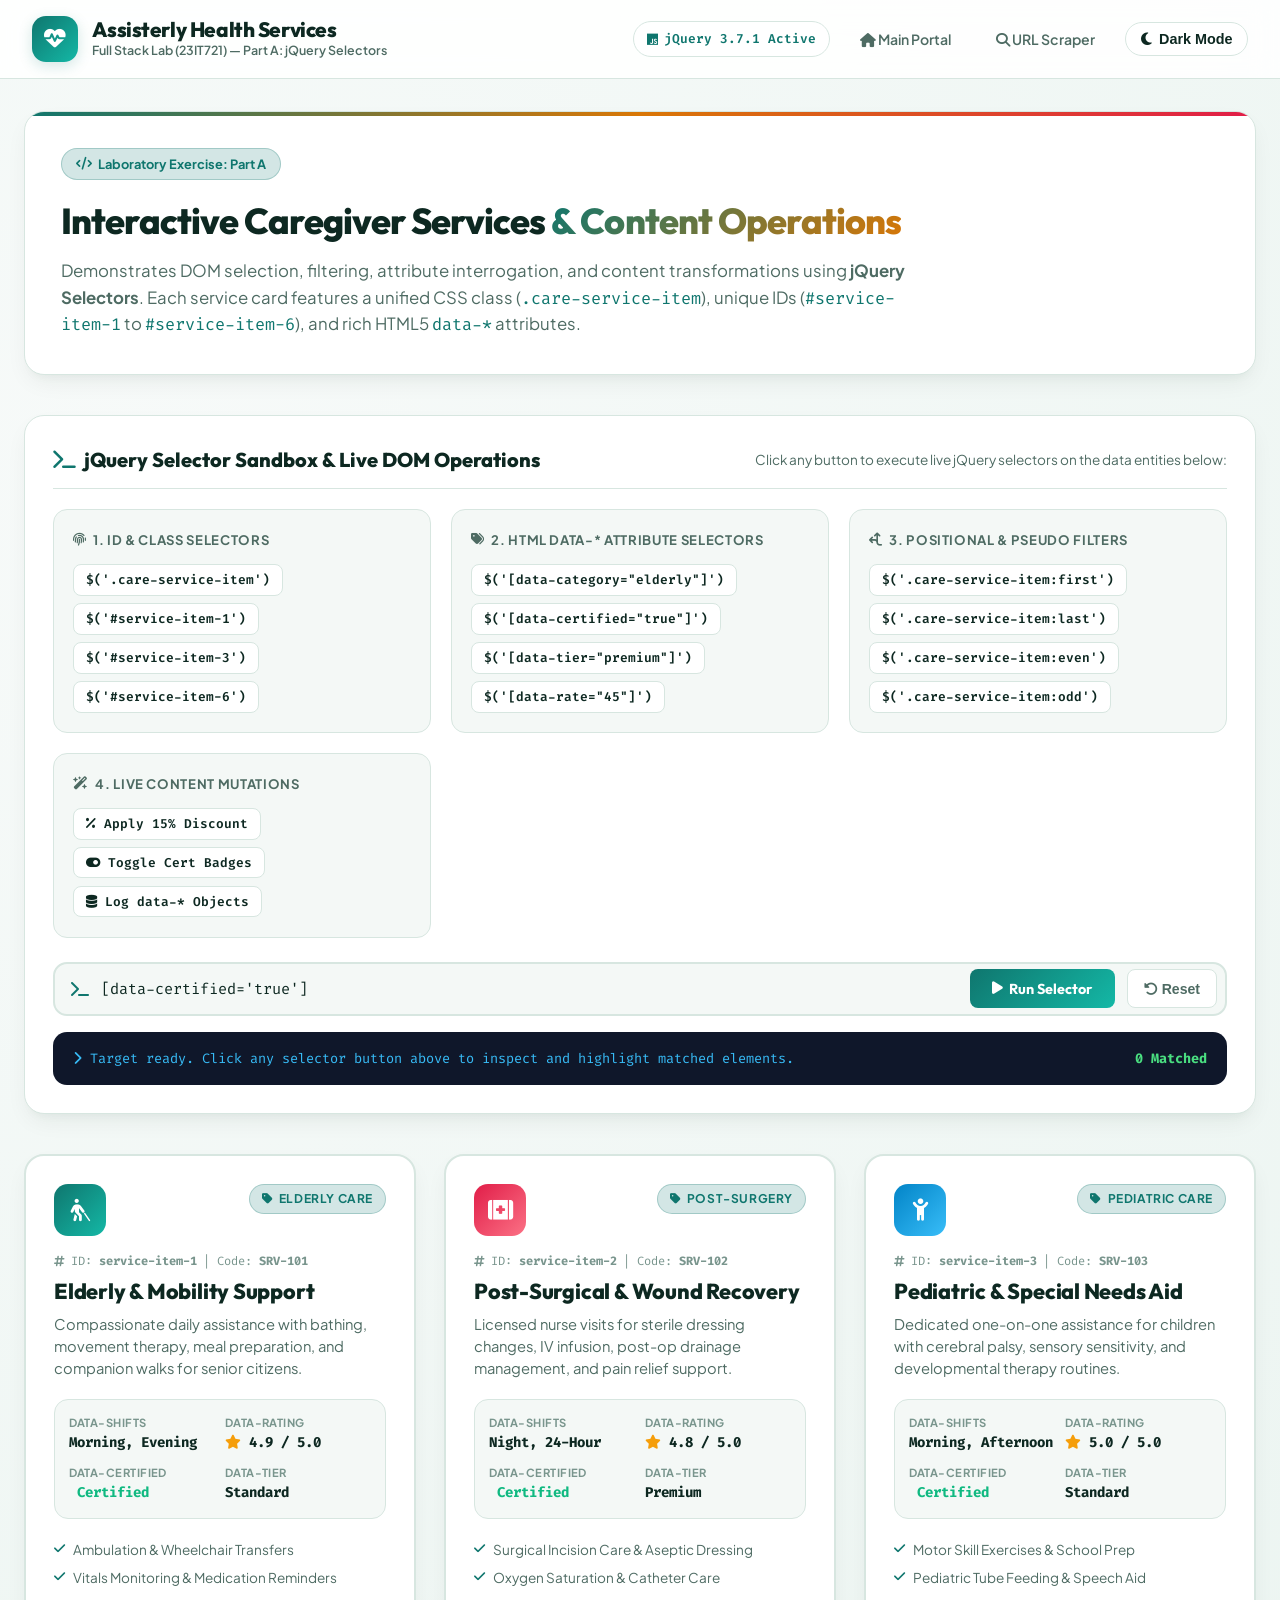
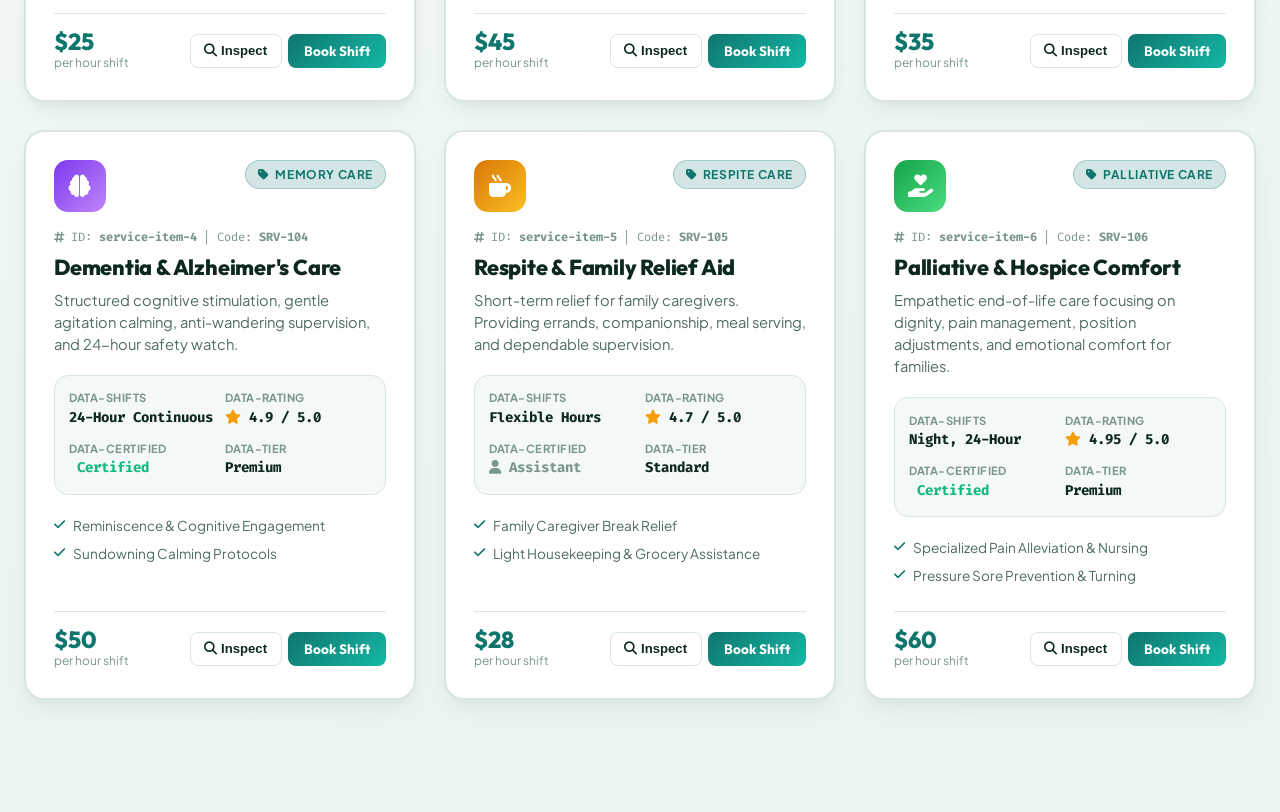
<file: jquery-operations.html>
<!DOCTYPE html>
<html lang="en">
<head>
  <meta charset="UTF-8">
  <meta name="viewport" content="width=device-width, initial-scale=1.0">
  <title>Assisterly — Web Page Content Operations with jQuery Selectors</title>
  
  <!-- Modern Typography from Google Fonts -->
  <link rel="preconnect" href="https://fonts.googleapis.com">
  <link rel="preconnect" href="https://fonts.gstatic.com" crossorigin>
  <link href="https://fonts.googleapis.com/css2?family=Fira+Code:wght@400;500;600&family=Outfit:wght@400;500;600;700;800&family=Plus+Jakarta+Sans:wght@400;500;600;700&display=swap" rel="stylesheet">
  
  <!-- Font Awesome Icons -->
  <link rel="stylesheet" href="https://cdnjs.cloudflare.com/ajax/libs/font-awesome/6.4.0/css/all.min.css">
  
  <!-- jQuery 3.7.1 Library -->
  <script src="https://code.jquery.com/jquery-3.7.1.min.js"></script>

  <style>
    /* ==========================================================================
       CSS Variables & Design Tokens (Light & Dark Theme)
       ========================================================================== */
    :root {
      --font-body: 'Plus Jakarta Sans', system-ui, -apple-system, sans-serif;
      --font-heading: 'Outfit', sans-serif;
      --font-mono: 'Fira Code', monospace;

      /* Light Theme Colors */
      --bg-base: #f4f8f6;
      --bg-gradient: radial-gradient(circle at 10% 20%, #f7faf9 0%, #eaf4f0 90%);
      --bg-surface: #ffffff;
      --bg-surface-elevated: #ffffff;
      --bg-glass: rgba(255, 255, 255, 0.88);
      --border-color: #d7e6e0;
      --border-focus: #0f766e;

      --text-main: #0d2821;
      --text-muted: #4e6b63;
      --text-light: #79958d;

      --primary: #0f766e;
      --primary-light: #14b8a6;
      --primary-glow: rgba(15, 118, 110, 0.18);
      
      --accent: #d97706;
      --accent-coral: #e11d48;
      --accent-purple: #7c3aed;

      --card-shadow: 0 10px 25px -5px rgba(13, 40, 33, 0.07), 0 8px 10px -6px rgba(13, 40, 33, 0.04);
      --card-shadow-hover: 0 20px 35px -10px rgba(15, 118, 110, 0.2);
      --radius-sm: 8px;
      --radius-md: 14px;
      --radius-lg: 20px;
      --radius-full: 9999px;
    }

    [data-theme="dark"] {
      --bg-base: #091512;
      --bg-gradient: radial-gradient(circle at 15% 15%, #0f2420 0%, #07100e 100%);
      --bg-surface: #102621;
      --bg-surface-elevated: #16332c;
      --bg-glass: rgba(16, 38, 33, 0.88);
      --border-color: #1e453c;
      --border-focus: #2dd4bf;

      --text-main: #e8f5f1;
      --text-muted: #9ab4ac;
      --text-light: #65857b;

      --primary: #2dd4bf;
      --primary-light: #5eead4;
      --primary-glow: rgba(45, 212, 191, 0.22);
      
      --accent: #f59e0b;
      --accent-coral: #fb7185;
      --accent-purple: #a78bfa;

      --card-shadow: 0 10px 30px rgba(0, 0, 0, 0.4);
      --card-shadow-hover: 0 20px 40px rgba(45, 212, 191, 0.2);
    }

    *, *::before, *::after {
      box-sizing: border-box;
      margin: 0;
      padding: 0;
    }

    body {
      font-family: var(--font-body);
      background: var(--bg-gradient);
      color: var(--text-main);
      min-height: 100vh;
      line-height: 1.6;
      padding-bottom: 5rem;
      transition: background 0.3s ease, color 0.3s ease;
    }

    /* ==========================================================================
       Header & Navigation (Requirement 1: Title & Header)
       ========================================================================== */
    .app-header {
      position: sticky;
      top: 0;
      z-index: 1000;
      background: var(--bg-glass);
      backdrop-filter: blur(14px);
      -webkit-backdrop-filter: blur(14px);
      border-bottom: 1px solid var(--border-color);
      padding: 1rem 2rem;
    }

    .header-container {
      max-width: 1400px;
      margin: 0 auto;
      display: flex;
      align-items: center;
      justify-content: space-between;
      gap: 1.5rem;
    }

    .brand-group {
      display: flex;
      align-items: center;
      gap: 0.9rem;
      text-decoration: none;
      color: inherit;
    }

    .brand-logo {
      width: 46px;
      height: 46px;
      border-radius: var(--radius-md);
      background: linear-gradient(135deg, var(--primary), var(--primary-light));
      color: #ffffff;
      display: flex;
      align-items: center;
      justify-content: center;
      font-size: 1.35rem;
      box-shadow: 0 4px 14px var(--primary-glow);
    }

    .brand-title h1 {
      font-family: var(--font-heading);
      font-size: 1.3rem;
      font-weight: 800;
      letter-spacing: -0.02em;
      line-height: 1.2;
    }

    .brand-title p {
      font-size: 0.78rem;
      color: var(--text-muted);
      font-weight: 600;
    }

    .header-actions {
      display: flex;
      align-items: center;
      gap: 1rem;
    }

    .header-badge {
      display: inline-flex;
      align-items: center;
      gap: 0.4rem;
      background: var(--bg-surface-elevated);
      border: 1px solid var(--border-color);
      padding: 0.4rem 0.8rem;
      border-radius: var(--radius-full);
      font-size: 0.8rem;
      font-family: var(--font-mono);
      font-weight: 600;
      color: var(--primary);
    }

    .nav-btn {
      color: var(--text-muted);
      text-decoration: none;
      font-size: 0.88rem;
      font-weight: 600;
      padding: 0.5rem 0.9rem;
      border-radius: var(--radius-sm);
      transition: all 0.2s;
    }
    .nav-btn:hover {
      color: var(--primary);
      background: var(--primary-glow);
    }

    .theme-toggle-btn {
      background: var(--bg-surface-elevated);
      border: 1px solid var(--border-color);
      color: var(--text-main);
      padding: 0.5rem 0.9rem;
      border-radius: var(--radius-full);
      cursor: pointer;
      font-size: 0.9rem;
      display: inline-flex;
      align-items: center;
      gap: 0.45rem;
      font-weight: 600;
      transition: all 0.2s;
    }
    .theme-toggle-btn:hover {
      border-color: var(--primary);
    }

    /* ==========================================================================
       Main Container & Hero
       ========================================================================== */
    .container {
      max-width: 1400px;
      margin: 2rem auto;
      padding: 0 1.5rem;
    }

    .hero-banner {
      background: var(--bg-surface);
      border: 1px solid var(--border-color);
      border-radius: var(--radius-lg);
      padding: 2.25rem;
      margin-bottom: 2.5rem;
      box-shadow: var(--card-shadow);
      position: relative;
      overflow: hidden;
    }

    .hero-banner::after {
      content: '';
      position: absolute;
      top: 0;
      left: 0;
      right: 0;
      height: 4px;
      background: linear-gradient(90deg, var(--primary), var(--accent), var(--accent-coral));
    }

    .hero-tag {
      display: inline-flex;
      align-items: center;
      gap: 0.4rem;
      background: var(--primary-glow);
      color: var(--primary);
      padding: 0.3rem 0.85rem;
      border-radius: var(--radius-full);
      font-size: 0.8rem;
      font-weight: 700;
      margin-bottom: 0.75rem;
      border: 1px solid rgba(15, 118, 110, 0.25);
    }

    .hero-title {
      font-family: var(--font-heading);
      font-size: 2.25rem;
      font-weight: 800;
      letter-spacing: -0.025em;
      margin-bottom: 0.5rem;
    }

    .hero-title span {
      background: linear-gradient(135deg, var(--primary), var(--accent));
      -webkit-background-clip: text;
      -webkit-text-fill-color: transparent;
    }

    .hero-desc {
      color: var(--text-muted);
      font-size: 1.05rem;
      max-width: 860px;
    }

    /* ==========================================================================
       Interactive jQuery Selector Control Panel
       ========================================================================== */
    .control-panel {
      background: var(--bg-surface);
      border: 1px solid var(--border-color);
      border-radius: var(--radius-lg);
      padding: 1.75rem;
      margin-bottom: 2.5rem;
      box-shadow: var(--card-shadow);
    }

    .panel-header {
      display: flex;
      justify-content: space-between;
      align-items: center;
      flex-wrap: wrap;
      gap: 1rem;
      margin-bottom: 1.25rem;
      padding-bottom: 0.75rem;
      border-bottom: 1px solid var(--border-color);
    }

    .panel-title {
      font-family: var(--font-heading);
      font-size: 1.25rem;
      font-weight: 800;
      display: flex;
      align-items: center;
      gap: 0.5rem;
    }

    .panel-title i {
      color: var(--primary);
    }

    .selector-groups {
      display: grid;
      grid-template-columns: repeat(auto-fit, minmax(280px, 1fr));
      gap: 1.25rem;
      margin-bottom: 1.5rem;
    }

    .selector-box {
      background: var(--bg-base);
      border: 1px solid var(--border-color);
      border-radius: var(--radius-md);
      padding: 1.2rem;
    }

    .selector-box-title {
      font-size: 0.82rem;
      font-weight: 700;
      text-transform: uppercase;
      letter-spacing: 0.05em;
      color: var(--text-muted);
      margin-bottom: 0.85rem;
      display: flex;
      align-items: center;
      gap: 0.4rem;
    }

    .btn-group {
      display: flex;
      flex-wrap: wrap;
      gap: 0.45rem;
    }

    .jq-btn {
      background: var(--bg-surface-elevated);
      border: 1px solid var(--border-color);
      color: var(--text-main);
      padding: 0.4rem 0.75rem;
      border-radius: var(--radius-sm);
      font-family: var(--font-mono);
      font-size: 0.8rem;
      font-weight: 600;
      cursor: pointer;
      transition: all 0.2s ease;
    }

    .jq-btn:hover {
      background: var(--primary);
      color: #ffffff;
      border-color: var(--primary);
      transform: translateY(-1px);
    }

    /* Live Custom Selector Bar */
    .custom-selector-bar {
      display: flex;
      gap: 0.75rem;
      background: var(--bg-base);
      border: 2px solid var(--border-color);
      border-radius: var(--radius-md);
      padding: 0.35rem 0.5rem 0.35rem 1rem;
      align-items: center;
      margin-bottom: 1rem;
    }
    .custom-selector-bar:focus-within {
      border-color: var(--border-focus);
    }

    .custom-selector-input {
      flex: 1;
      border: none;
      background: transparent;
      color: var(--text-main);
      font-family: var(--font-mono);
      font-size: 0.95rem;
      outline: none;
    }

    .btn-run {
      background: linear-gradient(135deg, var(--primary), var(--primary-light));
      color: #ffffff;
      border: none;
      border-radius: var(--radius-sm);
      padding: 0.65rem 1.4rem;
      font-family: var(--font-heading);
      font-size: 0.9rem;
      font-weight: 700;
      cursor: pointer;
      display: inline-flex;
      align-items: center;
      gap: 0.4rem;
      transition: all 0.2s;
    }
    .btn-run:hover {
      transform: translateY(-2px);
      box-shadow: 0 4px 12px var(--primary-glow);
    }

    .btn-reset {
      background: var(--bg-surface-elevated);
      border: 1px solid var(--border-color);
      color: var(--text-muted);
      border-radius: var(--radius-sm);
      padding: 0.65rem 1rem;
      font-size: 0.88rem;
      font-weight: 600;
      cursor: pointer;
      transition: all 0.2s;
    }
    .btn-reset:hover {
      color: var(--accent-coral);
      border-color: var(--accent-coral);
    }

    /* Live Terminal Console Log */
    .live-console {
      background: #0f172a;
      color: #38bdf8;
      font-family: var(--font-mono);
      font-size: 0.85rem;
      padding: 1rem 1.25rem;
      border-radius: var(--radius-md);
      display: flex;
      justify-content: space-between;
      align-items: center;
      overflow-x: auto;
    }
    .console-msg {
      white-space: nowrap;
    }
    .console-count {
      color: #4ade80;
      font-weight: 700;
    }

    /* ==========================================================================
       Data Items Grid (Requirements 2, 3, 4: Common Class, Unique IDs, data-*)
       ========================================================================== */
    .services-grid {
      display: grid;
      grid-template-columns: repeat(auto-fit, minmax(360px, 1fr));
      gap: 1.75rem;
    }

    /* Common CSS Class: .care-service-item */
    .care-service-item {
      background: var(--bg-surface);
      border: 2px solid var(--border-color);
      border-radius: var(--radius-lg);
      padding: 1.75rem;
      box-shadow: var(--card-shadow);
      display: flex;
      flex-direction: column;
      justify-content: space-between;
      position: relative;
      transition: all 0.3s cubic-bezier(0.16, 1, 0.3, 1);
      overflow: hidden;
    }

    .care-service-item:hover {
      transform: translateY(-4px);
      box-shadow: var(--card-shadow-hover);
      border-color: var(--primary);
    }

    /* Highlight class dynamically added by jQuery */
    .care-service-item.jq-highlighted {
      border-color: #f59e0b !important;
      box-shadow: 0 0 0 4px rgba(245, 158, 11, 0.3), 0 20px 30px rgba(245, 158, 11, 0.15) !important;
      transform: scale(1.02) translateY(-4px) !important;
    }

    .care-service-item.jq-selected-target {
      border-color: #10b981 !important;
      box-shadow: 0 0 0 4px rgba(16, 185, 129, 0.35) !important;
    }

    .item-header {
      display: flex;
      justify-content: space-between;
      align-items: flex-start;
      margin-bottom: 1rem;
    }

    .item-icon-box {
      width: 52px;
      height: 52px;
      border-radius: var(--radius-md);
      display: flex;
      align-items: center;
      justify-content: center;
      font-size: 1.4rem;
      color: #ffffff;
      flex-shrink: 0;
    }

    .icon-teal   { background: linear-gradient(135deg, #0f766e, #14b8a6); }
    .icon-blue   { background: linear-gradient(135deg, #0284c7, #38bdf8); }
    .icon-coral  { background: linear-gradient(135deg, #e11d48, #fb7185); }
    .icon-purple { background: linear-gradient(135deg, #7c3aed, #c084fc); }
    .icon-amber  { background: linear-gradient(135deg, #d97706, #fbbf24); }
    .icon-green  { background: linear-gradient(135deg, #16a34a, #4ade80); }

    .item-badge-pill {
      display: inline-flex;
      align-items: center;
      gap: 0.35rem;
      padding: 0.25rem 0.75rem;
      border-radius: var(--radius-full);
      font-size: 0.75rem;
      font-weight: 700;
      text-transform: uppercase;
      letter-spacing: 0.05em;
    }

    .badge-category {
      background: var(--primary-glow);
      color: var(--primary);
      border: 1px solid rgba(15, 118, 110, 0.25);
    }

    .item-meta-id {
      font-family: var(--font-mono);
      font-size: 0.75rem;
      color: var(--text-light);
      margin-bottom: 0.4rem;
      display: flex;
      align-items: center;
      gap: 0.4rem;
    }

    .item-title {
      font-family: var(--font-heading);
      font-size: 1.35rem;
      font-weight: 800;
      letter-spacing: -0.01em;
      line-height: 1.25;
      margin-bottom: 0.5rem;
      color: var(--text-main);
    }

    .item-description {
      color: var(--text-muted);
      font-size: 0.92rem;
      margin-bottom: 1.25rem;
      line-height: 1.5;
    }

    /* Key Spec Badges & Attributes Display */
    .specs-grid {
      display: grid;
      grid-template-columns: repeat(2, 1fr);
      gap: 0.6rem;
      margin-bottom: 1.25rem;
      background: var(--bg-base);
      padding: 0.85rem;
      border-radius: var(--radius-md);
      border: 1px solid var(--border-color);
    }

    .spec-entry {
      display: flex;
      flex-direction: column;
    }

    .spec-label {
      font-size: 0.7rem;
      text-transform: uppercase;
      color: var(--text-light);
      font-weight: 700;
      letter-spacing: 0.04em;
    }

    .spec-val {
      font-size: 0.88rem;
      font-weight: 700;
      color: var(--text-main);
      font-family: var(--font-mono);
    }

    .item-features-list {
      list-style: none;
      margin-bottom: 1.5rem;
      display: flex;
      flex-direction: column;
      gap: 0.4rem;
    }

    .item-features-list li {
      font-size: 0.85rem;
      color: var(--text-muted);
      display: flex;
      align-items: center;
      gap: 0.5rem;
    }

    .item-features-list li i {
      color: var(--primary);
      font-size: 0.8rem;
    }

    /* Item Footer & Interactive Action Buttons */
    .item-footer {
      display: flex;
      justify-content: space-between;
      align-items: center;
      gap: 0.75rem;
      padding-top: 1rem;
      border-top: 1px solid var(--border-color);
    }

    .rate-box {
      display: flex;
      flex-direction: column;
    }

    .rate-amount {
      font-family: var(--font-heading);
      font-size: 1.45rem;
      font-weight: 800;
      color: var(--primary);
      line-height: 1;
    }

    .rate-unit {
      font-size: 0.75rem;
      color: var(--text-light);
    }

    .item-actions {
      display: flex;
      gap: 0.4rem;
    }

    .btn-select {
      background: var(--bg-surface-elevated);
      border: 1px solid var(--border-color);
      color: var(--text-main);
      padding: 0.5rem 0.85rem;
      border-radius: var(--radius-sm);
      font-size: 0.82rem;
      font-weight: 700;
      cursor: pointer;
      transition: all 0.2s;
    }
    .btn-select:hover {
      border-color: var(--primary);
      color: var(--primary);
    }

    .btn-book {
      background: linear-gradient(135deg, var(--primary), var(--primary-light));
      color: #ffffff;
      border: none;
      padding: 0.5rem 1rem;
      border-radius: var(--radius-sm);
      font-size: 0.85rem;
      font-weight: 700;
      font-family: var(--font-heading);
      cursor: pointer;
      transition: all 0.2s;
    }
    .btn-book:hover {
      transform: translateY(-2px);
      box-shadow: 0 4px 10px var(--primary-glow);
    }

    /* Modal / Popup for details */
    .modal-overlay {
      position: fixed;
      inset: 0;
      background: rgba(0, 0, 0, 0.6);
      backdrop-filter: blur(4px);
      display: none;
      align-items: center;
      justify-content: center;
      z-index: 2000;
      padding: 1.5rem;
    }
    .modal-card {
      background: var(--bg-surface);
      border: 1px solid var(--border-color);
      border-radius: var(--radius-lg);
      max-width: 540px;
      width: 100%;
      padding: 2rem;
      box-shadow: 0 25px 50px -12px rgba(0, 0, 0, 0.35);
      position: relative;
    }

    /* Responsive */
    @media (max-width: 768px) {
      .hero-title { font-size: 1.75rem; }
      .header-container { flex-direction: column; align-items: flex-start; }
      .services-grid { grid-template-columns: 1fr; }
    }
  </style>
</head>
<body>

  <!-- =========================================================================
       1. Application Title & Header (Requirement 1)
       ========================================================================= -->
  <header class="app-header">
    <div class="header-container">
      <a href="index.html" class="brand-group">
        <div class="brand-logo">
          <i class="fa-solid fa-heart-pulse"></i>
        </div>
        <div class="brand-title">
          <h1>Assisterly Health Services</h1>
          <p>Full Stack Lab (23IT721) — Part A: jQuery Selectors</p>
        </div>
      </a>

      <div class="header-actions">
        <span class="header-badge">
          <i class="fa-brands fa-js"></i> jQuery 3.7.1 Active
        </span>
        <a href="index.html" class="nav-btn"><i class="fa-solid fa-house"></i> Main Portal</a>
        <a href="scraper.php" class="nav-btn"><i class="fa-solid fa-magnifying-glass"></i> URL Scraper</a>
        <button type="button" class="theme-toggle-btn" id="themeToggleBtn">
          <i class="fa-solid fa-moon" id="themeIcon"></i>
          <span id="themeLabel">Dark Mode</span>
        </button>
      </div>
    </div>
  </header>

  <main class="container">

    <!-- Hero Banner -->
    <section class="hero-banner">
      <div class="hero-tag">
        <i class="fa-solid fa-code"></i> Laboratory Exercise: Part A
      </div>
      <h2 class="hero-title">Interactive Caregiver Services <span>& Content Operations</span></h2>
      <p class="hero-desc">
        Demonstrates DOM selection, filtering, attribute interrogation, and content transformations using <strong>jQuery Selectors</strong>.
        Each service card features a unified CSS class (<code style="font-family: var(--font-mono); color: var(--primary);">.care-service-item</code>), unique IDs (<code style="font-family: var(--font-mono); color: var(--primary);">#service-item-1</code> to <code style="font-family: var(--font-mono); color: var(--primary);">#service-item-6</code>), and rich HTML5 <code style="font-family: var(--font-mono); color: var(--primary);">data-*</code> attributes.
      </p>
    </section>

    <!-- =========================================================================
         Interactive jQuery Selector Playground & Operations Console
         ========================================================================= -->
    <section class="control-panel">
      <div class="panel-header">
        <h3 class="panel-title">
          <i class="fa-solid fa-terminal"></i> jQuery Selector Sandbox & Live DOM Operations
        </h3>
        <span style="font-size: 0.85rem; color: var(--text-muted);">
          Click any button to execute live jQuery selectors on the data entities below:
        </span>
      </div>

      <!-- Quick Selector Groups -->
      <div class="selector-groups">
        
        <!-- Group 1: Element & ID Selectors -->
        <div class="selector-box">
          <div class="selector-box-title">
            <i class="fa-solid fa-fingerprint"></i> 1. ID & Class Selectors
          </div>
          <div class="btn-group">
            <button type="button" class="jq-btn" data-selector=".care-service-item">$('.care-service-item')</button>
            <button type="button" class="jq-btn" data-selector="#service-item-1">$('#service-item-1')</button>
            <button type="button" class="jq-btn" data-selector="#service-item-3">$('#service-item-3')</button>
            <button type="button" class="jq-btn" data-selector="#service-item-6">$('#service-item-6')</button>
          </div>
        </div>

        <!-- Group 2: HTML data-* Attribute Selectors -->
        <div class="selector-box">
          <div class="selector-box-title">
            <i class="fa-solid fa-tags"></i> 2. HTML data-* Attribute Selectors
          </div>
          <div class="btn-group">
            <button type="button" class="jq-btn" data-selector="[data-category='elderly']">$('[data-category="elderly"]')</button>
            <button type="button" class="jq-btn" data-selector="[data-certified='true']">$('[data-certified="true"]')</button>
            <button type="button" class="jq-btn" data-selector="[data-tier='premium']">$('[data-tier="premium"]')</button>
            <button type="button" class="jq-btn" data-selector="[data-rate='45']">$('[data-rate="45"]')</button>
          </div>
        </div>

        <!-- Group 3: Positional & Hierarchy Filters -->
        <div class="selector-box">
          <div class="selector-box-title">
            <i class="fa-solid fa-arrows-split-up-and-left"></i> 3. Positional & Pseudo Filters
          </div>
          <div class="btn-group">
            <button type="button" class="jq-btn" data-selector=".care-service-item:first">$('.care-service-item:first')</button>
            <button type="button" class="jq-btn" data-selector=".care-service-item:last">$('.care-service-item:last')</button>
            <button type="button" class="jq-btn" data-selector=".care-service-item:even">$('.care-service-item:even')</button>
            <button type="button" class="jq-btn" data-selector=".care-service-item:odd">$('.care-service-item:odd')</button>
          </div>
        </div>

        <!-- Group 4: Live Content & Style Mutations -->
        <div class="selector-box">
          <div class="selector-box-title">
            <i class="fa-solid fa-wand-magic-sparkles"></i> 4. Live Content Mutations
          </div>
          <div class="btn-group">
            <button type="button" class="jq-btn" id="btnApplyDiscount"><i class="fa-solid fa-percent"></i> Apply 15% Discount</button>
            <button type="button" class="jq-btn" id="btnToggleBadges"><i class="fa-solid fa-toggle-on"></i> Toggle Cert Badges</button>
            <button type="button" class="jq-btn" id="btnExtractAllData"><i class="fa-solid fa-database"></i> Log data-* Objects</button>
          </div>
        </div>

      </div>

      <!-- Live Custom Selector Input Bar -->
      <div class="custom-selector-bar">
        <i class="fa-solid fa-terminal" style="color: var(--primary);"></i>
        <input 
          type="text" 
          id="customSelectorInput" 
          class="custom-selector-input" 
          placeholder="Type custom jQuery selector... e.g. [data-shifts*='24hr'], .item-title, [data-rating='4.9']"
          value="[data-certified='true']"
        >
        <button type="button" class="btn-run" id="btnRunCustom">
          <i class="fa-solid fa-play"></i> Run Selector
        </button>
        <button type="button" class="btn-reset" id="btnResetAll">
          <i class="fa-solid fa-rotate-left"></i> Reset
        </button>
      </div>

      <!-- Live Output / Results Console -->
      <div class="live-console">
        <div class="console-msg" id="consoleOutput">
          <i class="fa-solid fa-chevron-right"></i> Target ready. Click any selector button above to inspect and highlight matched elements.
        </div>
        <div class="console-count" id="matchCount">0 Matched</div>
      </div>
    </section>

    <!-- =========================================================================
         2, 3, 4: Data Items (Entities)
         - Common CSS Class: .care-service-item
         - Unique IDs: #service-item-1 to #service-item-6
         - Multiple data-* attributes: data-id, data-category, data-rate, data-rating, data-certified, data-shifts, data-tier
       ========================================================================= -->
    <section class="services-grid" id="careServicesGrid">

      <!-- Entity 1: Elderly & Mobility Care -->
      <article 
        class="care-service-item" 
        id="service-item-1" 
        data-id="SRV-101" 
        data-category="elderly" 
        data-rate="25" 
        data-rating="4.9" 
        data-certified="true" 
        data-shifts="morning,evening" 
        data-tier="standard"
      >
        <div>
          <div class="item-header">
            <div class="item-icon-box icon-teal">
              <i class="fa-solid fa-person-walking-with-cane"></i>
            </div>
            <span class="item-badge-pill badge-category">
              <i class="fa-solid fa-tag"></i> Elderly Care
            </span>
          </div>

          <div class="item-meta-id">
            <i class="fa-solid fa-hashtag"></i> ID: <strong>service-item-1</strong> | Code: <strong>SRV-101</strong>
          </div>

          <h3 class="item-title">Elderly & Mobility Support</h3>
          <p class="item-description">
            Compassionate daily assistance with bathing, movement therapy, meal preparation, and companion walks for senior citizens.
          </p>

          <div class="specs-grid">
            <div class="spec-entry">
              <span class="spec-label">data-shifts</span>
              <span class="spec-val">Morning, Evening</span>
            </div>
            <div class="spec-entry">
              <span class="spec-label">data-rating</span>
              <span class="spec-val"><i class="fa-solid fa-star" style="color: #f59e0b;"></i> 4.9 / 5.0</span>
            </div>
            <div class="spec-entry">
              <span class="spec-label">data-certified</span>
              <span class="spec-val" style="color: #10b981;"><i class="fa-solid fa-shield-check"></i> Certified</span>
            </div>
            <div class="spec-entry">
              <span class="spec-label">data-tier</span>
              <span class="spec-val">Standard</span>
            </div>
          </div>

          <ul class="item-features-list">
            <li><i class="fa-solid fa-check"></i> Ambulation & Wheelchair Transfers</li>
            <li><i class="fa-solid fa-check"></i> Vitals Monitoring & Medication Reminders</li>
          </ul>
        </div>

        <div class="item-footer">
          <div class="rate-box">
            <span class="rate-amount">$<span class="rate-number">25</span></span>
            <span class="rate-unit">per hour shift</span>
          </div>
          <div class="item-actions">
            <button type="button" class="btn-select" data-action="inspect"><i class="fa-solid fa-magnifying-glass"></i> Inspect</button>
            <button type="button" class="btn-book" data-action="book">Book Shift</button>
          </div>
        </div>
      </article>

      <!-- Entity 2: Post-Surgery Wound Recovery -->
      <article 
        class="care-service-item" 
        id="service-item-2" 
        data-id="SRV-102" 
        data-category="post-surgery" 
        data-rate="45" 
        data-rating="4.8" 
        data-certified="true" 
        data-shifts="night,24hr" 
        data-tier="premium"
      >
        <div>
          <div class="item-header">
            <div class="item-icon-box icon-coral">
              <i class="fa-solid fa-kit-medical"></i>
            </div>
            <span class="item-badge-pill badge-category">
              <i class="fa-solid fa-tag"></i> Post-Surgery
            </span>
          </div>

          <div class="item-meta-id">
            <i class="fa-solid fa-hashtag"></i> ID: <strong>service-item-2</strong> | Code: <strong>SRV-102</strong>
          </div>

          <h3 class="item-title">Post-Surgical & Wound Recovery</h3>
          <p class="item-description">
            Licensed nurse visits for sterile dressing changes, IV infusion, post-op drainage management, and pain relief support.
          </p>

          <div class="specs-grid">
            <div class="spec-entry">
              <span class="spec-label">data-shifts</span>
              <span class="spec-val">Night, 24-Hour</span>
            </div>
            <div class="spec-entry">
              <span class="spec-label">data-rating</span>
              <span class="spec-val"><i class="fa-solid fa-star" style="color: #f59e0b;"></i> 4.8 / 5.0</span>
            </div>
            <div class="spec-entry">
              <span class="spec-label">data-certified</span>
              <span class="spec-val" style="color: #10b981;"><i class="fa-solid fa-shield-check"></i> Certified</span>
            </div>
            <div class="spec-entry">
              <span class="spec-label">data-tier</span>
              <span class="spec-val">Premium</span>
            </div>
          </div>

          <ul class="item-features-list">
            <li><i class="fa-solid fa-check"></i> Surgical Incision Care & Aseptic Dressing</li>
            <li><i class="fa-solid fa-check"></i> Oxygen Saturation & Catheter Care</li>
          </ul>
        </div>

        <div class="item-footer">
          <div class="rate-box">
            <span class="rate-amount">$<span class="rate-number">45</span></span>
            <span class="rate-unit">per hour shift</span>
          </div>
          <div class="item-actions">
            <button type="button" class="btn-select" data-action="inspect"><i class="fa-solid fa-magnifying-glass"></i> Inspect</button>
            <button type="button" class="btn-book" data-action="book">Book Shift</button>
          </div>
        </div>
      </article>

      <!-- Entity 3: Pediatric & Special Needs Care -->
      <article 
        class="care-service-item" 
        id="service-item-3" 
        data-id="SRV-103" 
        data-category="pediatric" 
        data-rate="35" 
        data-rating="5.0" 
        data-certified="true" 
        data-shifts="morning,afternoon" 
        data-tier="standard"
      >
        <div>
          <div class="item-header">
            <div class="item-icon-box icon-blue">
              <i class="fa-solid fa-child-reaching"></i>
            </div>
            <span class="item-badge-pill badge-category">
              <i class="fa-solid fa-tag"></i> Pediatric Care
            </span>
          </div>

          <div class="item-meta-id">
            <i class="fa-solid fa-hashtag"></i> ID: <strong>service-item-3</strong> | Code: <strong>SRV-103</strong>
          </div>

          <h3 class="item-title">Pediatric & Special Needs Aid</h3>
          <p class="item-description">
            Dedicated one-on-one assistance for children with cerebral palsy, sensory sensitivity, and developmental therapy routines.
          </p>

          <div class="specs-grid">
            <div class="spec-entry">
              <span class="spec-label">data-shifts</span>
              <span class="spec-val">Morning, Afternoon</span>
            </div>
            <div class="spec-entry">
              <span class="spec-label">data-rating</span>
              <span class="spec-val"><i class="fa-solid fa-star" style="color: #f59e0b;"></i> 5.0 / 5.0</span>
            </div>
            <div class="spec-entry">
              <span class="spec-label">data-certified</span>
              <span class="spec-val" style="color: #10b981;"><i class="fa-solid fa-shield-check"></i> Certified</span>
            </div>
            <div class="spec-entry">
              <span class="spec-label">data-tier</span>
              <span class="spec-val">Standard</span>
            </div>
          </div>

          <ul class="item-features-list">
            <li><i class="fa-solid fa-check"></i> Motor Skill Exercises & School Prep</li>
            <li><i class="fa-solid fa-check"></i> Pediatric Tube Feeding & Speech Aid</li>
          </ul>
        </div>

        <div class="item-footer">
          <div class="rate-box">
            <span class="rate-amount">$<span class="rate-number">35</span></span>
            <span class="rate-unit">per hour shift</span>
          </div>
          <div class="item-actions">
            <button type="button" class="btn-select" data-action="inspect"><i class="fa-solid fa-magnifying-glass"></i> Inspect</button>
            <button type="button" class="btn-book" data-action="book">Book Shift</button>
          </div>
        </div>
      </article>

      <!-- Entity 4: Dementia & Alzheimer's Memory Care -->
      <article 
        class="care-service-item" 
        id="service-item-4" 
        data-id="SRV-104" 
        data-category="memory-care" 
        data-rate="50" 
        data-rating="4.9" 
        data-certified="true" 
        data-shifts="24hr" 
        data-tier="premium"
      >
        <div>
          <div class="item-header">
            <div class="item-icon-box icon-purple">
              <i class="fa-solid fa-brain"></i>
            </div>
            <span class="item-badge-pill badge-category">
              <i class="fa-solid fa-tag"></i> Memory Care
            </span>
          </div>

          <div class="item-meta-id">
            <i class="fa-solid fa-hashtag"></i> ID: <strong>service-item-4</strong> | Code: <strong>SRV-104</strong>
          </div>

          <h3 class="item-title">Dementia & Alzheimer's Care</h3>
          <p class="item-description">
            Structured cognitive stimulation, gentle agitation calming, anti-wandering supervision, and 24-hour safety watch.
          </p>

          <div class="specs-grid">
            <div class="spec-entry">
              <span class="spec-label">data-shifts</span>
              <span class="spec-val">24-Hour Continuous</span>
            </div>
            <div class="spec-entry">
              <span class="spec-label">data-rating</span>
              <span class="spec-val"><i class="fa-solid fa-star" style="color: #f59e0b;"></i> 4.9 / 5.0</span>
            </div>
            <div class="spec-entry">
              <span class="spec-label">data-certified</span>
              <span class="spec-val" style="color: #10b981;"><i class="fa-solid fa-shield-check"></i> Certified</span>
            </div>
            <div class="spec-entry">
              <span class="spec-label">data-tier</span>
              <span class="spec-val">Premium</span>
            </div>
          </div>

          <ul class="item-features-list">
            <li><i class="fa-solid fa-check"></i> Reminiscence & Cognitive Engagement</li>
            <li><i class="fa-solid fa-check"></i> Sundowning Calming Protocols</li>
          </ul>
        </div>

        <div class="item-footer">
          <div class="rate-box">
            <span class="rate-amount">$<span class="rate-number">50</span></span>
            <span class="rate-unit">per hour shift</span>
          </div>
          <div class="item-actions">
            <button type="button" class="btn-select" data-action="inspect"><i class="fa-solid fa-magnifying-glass"></i> Inspect</button>
            <button type="button" class="btn-book" data-action="book">Book Shift</button>
          </div>
        </div>
      </article>

      <!-- Entity 5: Respite & Family Relief Care -->
      <article 
        class="care-service-item" 
        id="service-item-5" 
        data-id="SRV-105" 
        data-category="respite" 
        data-rate="28" 
        data-rating="4.7" 
        data-certified="false" 
        data-shifts="flexible" 
        data-tier="standard"
      >
        <div>
          <div class="item-header">
            <div class="item-icon-box icon-amber">
              <i class="fa-solid fa-mug-hot"></i>
            </div>
            <span class="item-badge-pill badge-category">
              <i class="fa-solid fa-tag"></i> Respite Care
            </span>
          </div>

          <div class="item-meta-id">
            <i class="fa-solid fa-hashtag"></i> ID: <strong>service-item-5</strong> | Code: <strong>SRV-105</strong>
          </div>

          <h3 class="item-title">Respite & Family Relief Aid</h3>
          <p class="item-description">
            Short-term relief for family caregivers. Providing errands, companionship, meal serving, and dependable supervision.
          </p>

          <div class="specs-grid">
            <div class="spec-entry">
              <span class="spec-label">data-shifts</span>
              <span class="spec-val">Flexible Hours</span>
            </div>
            <div class="spec-entry">
              <span class="spec-label">data-rating</span>
              <span class="spec-val"><i class="fa-solid fa-star" style="color: #f59e0b;"></i> 4.7 / 5.0</span>
            </div>
            <div class="spec-entry">
              <span class="spec-label">data-certified</span>
              <span class="spec-val" style="color: var(--text-light);"><i class="fa-solid fa-user"></i> Assistant</span>
            </div>
            <div class="spec-entry">
              <span class="spec-label">data-tier</span>
              <span class="spec-val">Standard</span>
            </div>
          </div>

          <ul class="item-features-list">
            <li><i class="fa-solid fa-check"></i> Family Caregiver Break Relief</li>
            <li><i class="fa-solid fa-check"></i> Light Housekeeping & Grocery Assistance</li>
          </ul>
        </div>

        <div class="item-footer">
          <div class="rate-box">
            <span class="rate-amount">$<span class="rate-number">28</span></span>
            <span class="rate-unit">per hour shift</span>
          </div>
          <div class="item-actions">
            <button type="button" class="btn-select" data-action="inspect"><i class="fa-solid fa-magnifying-glass"></i> Inspect</button>
            <button type="button" class="btn-book" data-action="book">Book Shift</button>
          </div>
        </div>
      </article>

      <!-- Entity 6: Palliative Comfort & Critical Support -->
      <article 
        class="care-service-item" 
        id="service-item-6" 
        data-id="SRV-106" 
        data-category="palliative" 
        data-rate="60" 
        data-rating="4.95" 
        data-certified="true" 
        data-shifts="night,24hr" 
        data-tier="premium"
      >
        <div>
          <div class="item-header">
            <div class="item-icon-box icon-green">
              <i class="fa-solid fa-hand-holding-heart"></i>
            </div>
            <span class="item-badge-pill badge-category">
              <i class="fa-solid fa-tag"></i> Palliative Care
            </span>
          </div>

          <div class="item-meta-id">
            <i class="fa-solid fa-hashtag"></i> ID: <strong>service-item-6</strong> | Code: <strong>SRV-106</strong>
          </div>

          <h3 class="item-title">Palliative & Hospice Comfort</h3>
          <p class="item-description">
            Empathetic end-of-life care focusing on dignity, pain management, position adjustments, and emotional comfort for families.
          </p>

          <div class="specs-grid">
            <div class="spec-entry">
              <span class="spec-label">data-shifts</span>
              <span class="spec-val">Night, 24-Hour</span>
            </div>
            <div class="spec-entry">
              <span class="spec-label">data-rating</span>
              <span class="spec-val"><i class="fa-solid fa-star" style="color: #f59e0b;"></i> 4.95 / 5.0</span>
            </div>
            <div class="spec-entry">
              <span class="spec-label">data-certified</span>
              <span class="spec-val" style="color: #10b981;"><i class="fa-solid fa-shield-check"></i> Certified</span>
            </div>
            <div class="spec-entry">
              <span class="spec-label">data-tier</span>
              <span class="spec-val">Premium</span>
            </div>
          </div>

          <ul class="item-features-list">
            <li><i class="fa-solid fa-check"></i> Specialized Pain Alleviation & Nursing</li>
            <li><i class="fa-solid fa-check"></i> Pressure Sore Prevention & Turning</li>
          </ul>
        </div>

        <div class="item-footer">
          <div class="rate-box">
            <span class="rate-amount">$<span class="rate-number">60</span></span>
            <span class="rate-unit">per hour shift</span>
          </div>
          <div class="item-actions">
            <button type="button" class="btn-select" data-action="inspect"><i class="fa-solid fa-magnifying-glass"></i> Inspect</button>
            <button type="button" class="btn-book" data-action="book">Book Shift</button>
          </div>
        </div>
      </article>

    </section>

  </main>

  <!-- Inspector Modal (Populated dynamically via jQuery) -->
  <div class="modal-overlay" id="inspectorModal">
    <div class="modal-card">
      <div style="display: flex; justify-content: space-between; align-items: center; margin-bottom: 1rem;">
        <h3 id="modalTitle" style="font-family: var(--font-heading); font-size: 1.25rem;">Entity Inspection</h3>
        <button type="button" id="modalCloseBtn" style="background: none; border: none; font-size: 1.2rem; cursor: pointer; color: var(--text-muted);">
          <i class="fa-solid fa-xmark"></i>
        </button>
      </div>
      <div id="modalBody" style="font-size: 0.95rem;"></div>
    </div>
  </div>

  <!-- =========================================================================
       jQuery Script: Content Operations & Selector Event Handlers
       ========================================================================= -->
  <script>
    $(document).ready(function() {

      // -----------------------------------------------------------------------
      // 1. Theme Switcher using jQuery
      // -----------------------------------------------------------------------
      $('#themeToggleBtn').on('click', function() {
        const currentTheme = $('html').attr('data-theme') || 'light';
        const newTheme = (currentTheme === 'dark') ? 'light' : 'dark';
        
        $('html').attr('data-theme', newTheme);
        localStorage.setItem('assisterly_theme', newTheme);
        updateThemeLabels(newTheme);
      });

      function updateThemeLabels(theme) {
        if (theme === 'dark') {
          $('#themeIcon').removeClass('fa-moon').addClass('fa-sun');
          $('#themeLabel').text('Light Mode');
        } else {
          $('#themeIcon').removeClass('fa-sun').addClass('fa-moon');
          $('#themeLabel').text('Dark Mode');
        }
      }

      // Initialize theme on page load
      const savedTheme = localStorage.getItem('assisterly_theme') || 'light';
      $('html').attr('data-theme', savedTheme);
      updateThemeLabels(savedTheme);


      // -----------------------------------------------------------------------
      // 2. Core Selector Execution Engine
      // -----------------------------------------------------------------------
      function executeJQuerySelector(selectorStr) {
        // Clear previous highlights
        $('.care-service-item').removeClass('jq-highlighted');

        try {
          // Execute the selector dynamically
          const $matched = $(selectorStr);
          const count = $matched.length;

          // Highlight matched elements if they are cards or within cards
          $matched.each(function() {
            if ($(this).hasClass('care-service-item')) {
              $(this).addClass('jq-highlighted');
            } else {
              $(this).closest('.care-service-item').addClass('jq-highlighted');
            }
          });

          // Update Console Log
          $('#consoleOutput').html(`
            <i class="fa-solid fa-check-circle" style="color: #4ade80;"></i> 
            Executed: <strong style="color: #f59e0b;">$("${selectorStr}")</strong>
          `);
          $('#matchCount').text(`${count} Matched`);

          // Smooth scroll to the first match if available
          if (count > 0) {
            $('html, body').animate({
              scrollTop: $matched.first().offset().top - 120
            }, 300);
          }

        } catch (error) {
          $('#consoleOutput').html(`
            <i class="fa-solid fa-triangle-exclamation" style="color: #fb7185;"></i> 
            Selector Error: <em>${error.message}</em>
          `);
          $('#matchCount').text('0 Matched');
        }
      }

      // Handle Preset Selector Buttons
      $('.jq-btn[data-selector]').on('click', function() {
        const selector = $(this).attr('data-selector');
        $('#customSelectorInput').val(selector);
        executeJQuerySelector(selector);
      });

      // Handle Custom Selector Run
      $('#btnRunCustom').on('click', function() {
        const customSelector = $('#customSelectorInput').val().trim();
        if (customSelector) {
          executeJQuerySelector(customSelector);
        }
      });

      // Allow pressing 'Enter' in custom selector input
      $('#customSelectorInput').on('keypress', function(e) {
        if (e.which === 13) {
          $('#btnRunCustom').trigger('click');
        }
      });

      // Handle Reset All Button
      $('#btnResetAll').on('click', function() {
        $('.care-service-item').removeClass('jq-highlighted');
        $('#consoleOutput').html('<i class="fa-solid fa-chevron-right"></i> Workspace reset. Selectors cleared.');
        $('#matchCount').text('0 Matched');
      });


      // -----------------------------------------------------------------------
      // 3. jQuery Content & Style Mutations (Demonstrating DOM Operations)
      // -----------------------------------------------------------------------
      
      // A. Apply 15% Discount on hourly rates using $(...).text() and $(...).each()
      let discountApplied = false;
      $('#btnApplyDiscount').on('click', function() {
        if (!discountApplied) {
          $('.care-service-item').each(function() {
            const originalRate = parseFloat($(this).attr('data-rate'));
            const discounted = Math.round(originalRate * 0.85);
            $(this).find('.rate-number').text(discounted);
            $(this).find('.rate-box').append('<span class="discount-badge" style="font-size: 0.7rem; color: #10b981; font-weight: bold;">(15% OFF)</span>');
          });
          $(this).html('<i class="fa-solid fa-rotate-left"></i> Revert Rates');
          discountApplied = true;
          $('#consoleOutput').html('<i class="fa-solid fa-wand-magic-sparkles"></i> Applied 15% discount across all services via <code>$(...).each()</code>.');
        } else {
          $('.care-service-item').each(function() {
            const originalRate = $(this).attr('data-rate');
            $(this).find('.rate-number').text(originalRate);
            $(this).find('.discount-badge').remove();
          });
          $(this).html('<i class="fa-solid fa-percent"></i> Apply 15% Discount');
          discountApplied = false;
          $('#consoleOutput').html('<i class="fa-solid fa-rotate-left"></i> Reverted hourly rates back to standard pricing.');
        }
      });

      // B. Toggle Certification Badges Visibility using $(...).fadeToggle()
      $('#btnToggleBadges').on('click', function() {
        $('[data-certified="true"] .spec-entry:has(.fa-shield-check)').fadeToggle(300);
        $('#consoleOutput').html('<i class="fa-solid fa-eye-slash"></i> Toggled certified nurse badges using <code>$("[data-certified=\'true\']").fadeToggle()</code>.');
      });

      // C. Extract all HTML data-* objects using $(...).data() and display
      $('#btnExtractAllData').on('click', function() {
        const extractedData = [];
        $('.care-service-item').each(function() {
          extractedData.push({
            id: $(this).attr('id'),
            code: $(this).data('id'),
            category: $(this).data('category'),
            rate: $(this).data('rate'),
            rating: $(this).data('rating'),
            certified: $(this).data('certified'),
            shifts: $(this).data('shifts'),
            tier: $(this).data('tier')
          });
        });
        
        console.table(extractedData);
        alert('Extracted data-* objects for ' + extractedData.length + ' entities. Check browser Developer Console (F12) for the table!');
        $('#consoleOutput').html('<i class="fa-solid fa-table"></i> Logged all <code>data-*</code> objects into Console Table.');
      });

      // D. Interactive Card Inspection Popup
      $('.care-service-item [data-action="inspect"]').on('click', function(e) {
        e.stopPropagation();
        const $card = $(this).closest('.care-service-item');
        const id = $card.attr('id');
        const title = $card.find('.item-title').text();
        const code = $card.data('id');
        const category = $card.data('category');
        const rate = $card.data('rate');
        const rating = $card.data('rating');
        const certified = $card.data('certified');
        const shifts = $card.data('shifts');

        $('#modalTitle').html(`<i class="fa-solid fa-circle-info" style="color: var(--primary);"></i> ${title}`);
        $('#modalBody').html(`
          <div style="background: var(--bg-base); padding: 1rem; border-radius: 8px; font-family: var(--font-mono); margin-bottom: 1rem;">
            <p><strong>Unique HTML ID:</strong> #${id}</p>
            <p><strong>data-id:</strong> "${code}"</p>
            <p><strong>data-category:</strong> "${category}"</p>
            <p><strong>data-rate:</strong> $${rate}/hr</p>
            <p><strong>data-rating:</strong> ${rating} / 5.0</p>
            <p><strong>data-certified:</strong> ${certified}</p>
            <p><strong>data-shifts:</strong> "${shifts}"</p>
          </div>
          <p style="color: var(--text-muted);">
            This entity was interrogated directly via jQuery: <code>$('#${id}').data()</code>.
          </p>
        `);

        $('#inspectorModal').css('display', 'flex').hide().fadeIn(200);
      });

      // Close modal
      $('#modalCloseBtn, #inspectorModal').on('click', function(e) {
        if (e.target === this || e.target.id === 'modalCloseBtn' || $(e.target).closest('#modalCloseBtn').length) {
          $('#inspectorModal').fadeOut(200);
        }
      });

      // E. Book shift interactive alert
      $('.care-service-item [data-action="book"]').on('click', function() {
        const title = $(this).closest('.care-service-item').find('.item-title').text();
        alert(`Booking requested for: "${title}". Redirecting to scheduling form.`);
      });

    });
  </script>
</body>
</html>
</file>
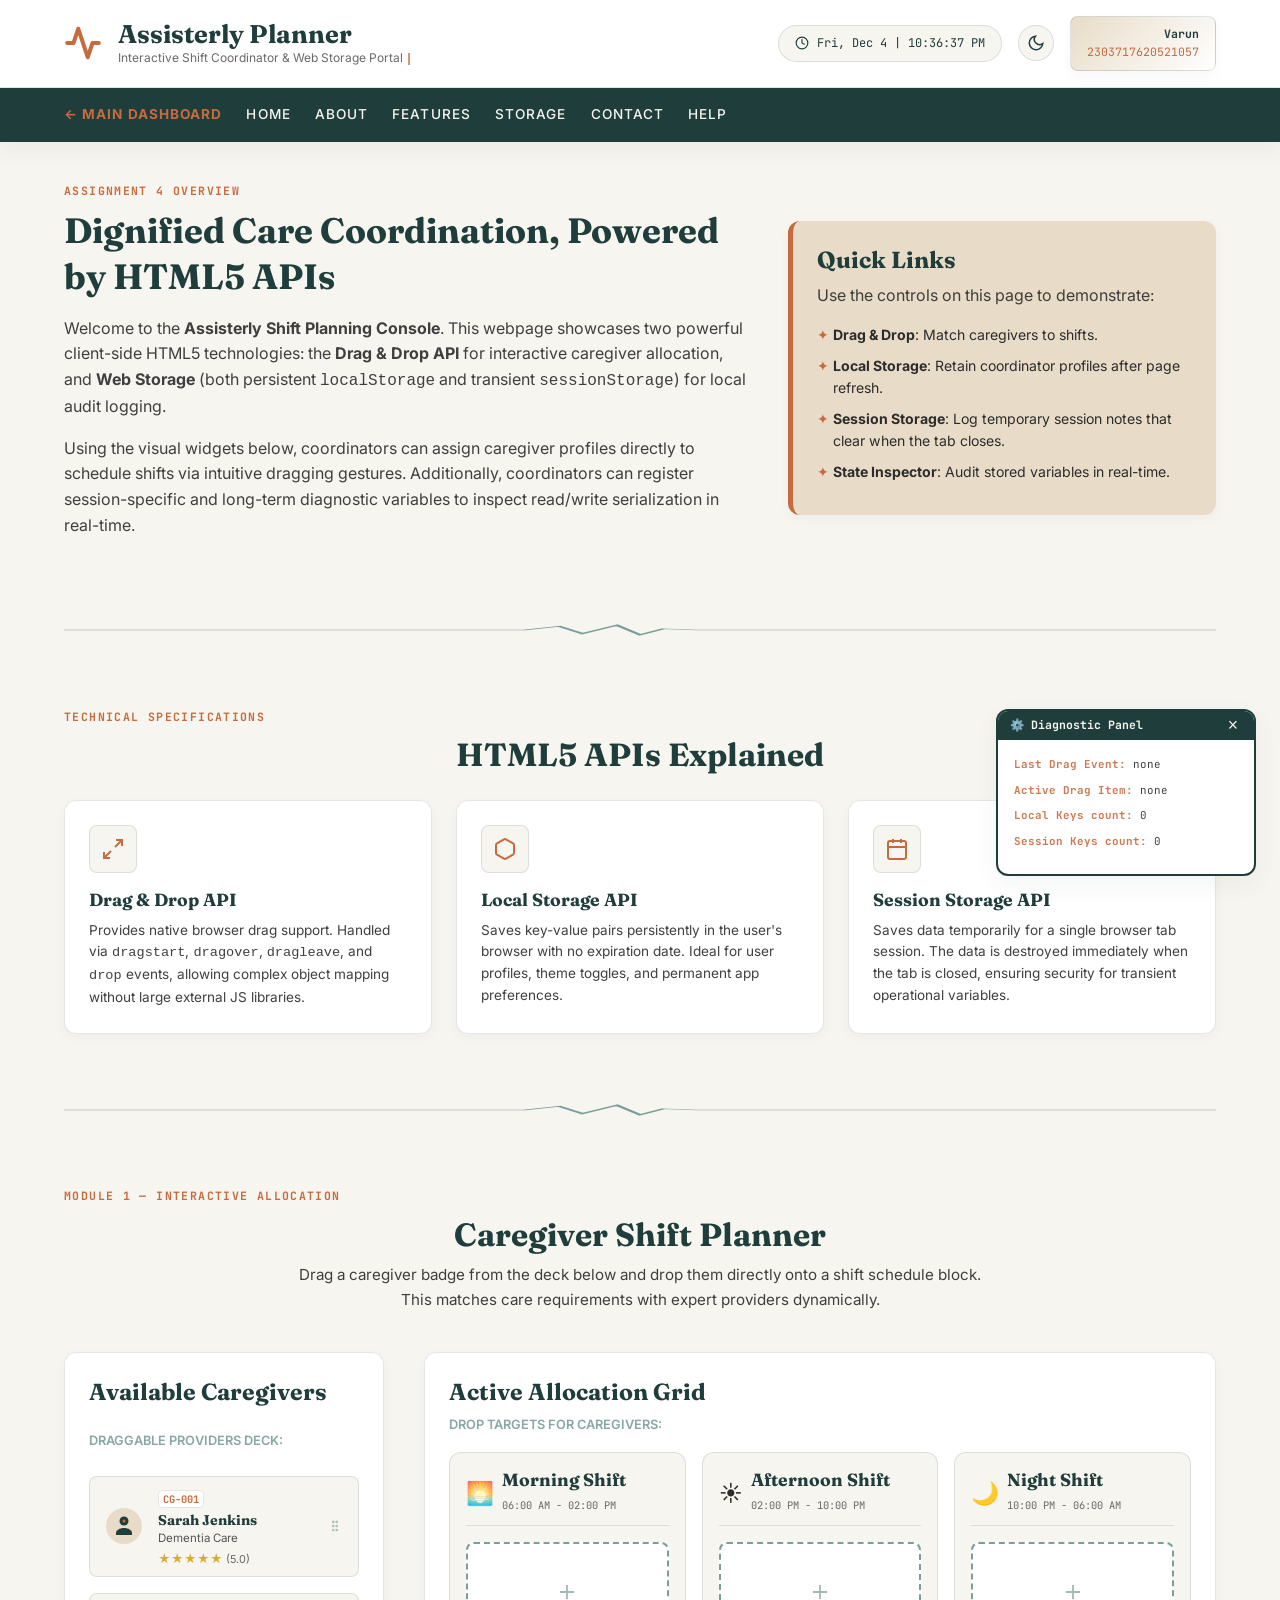
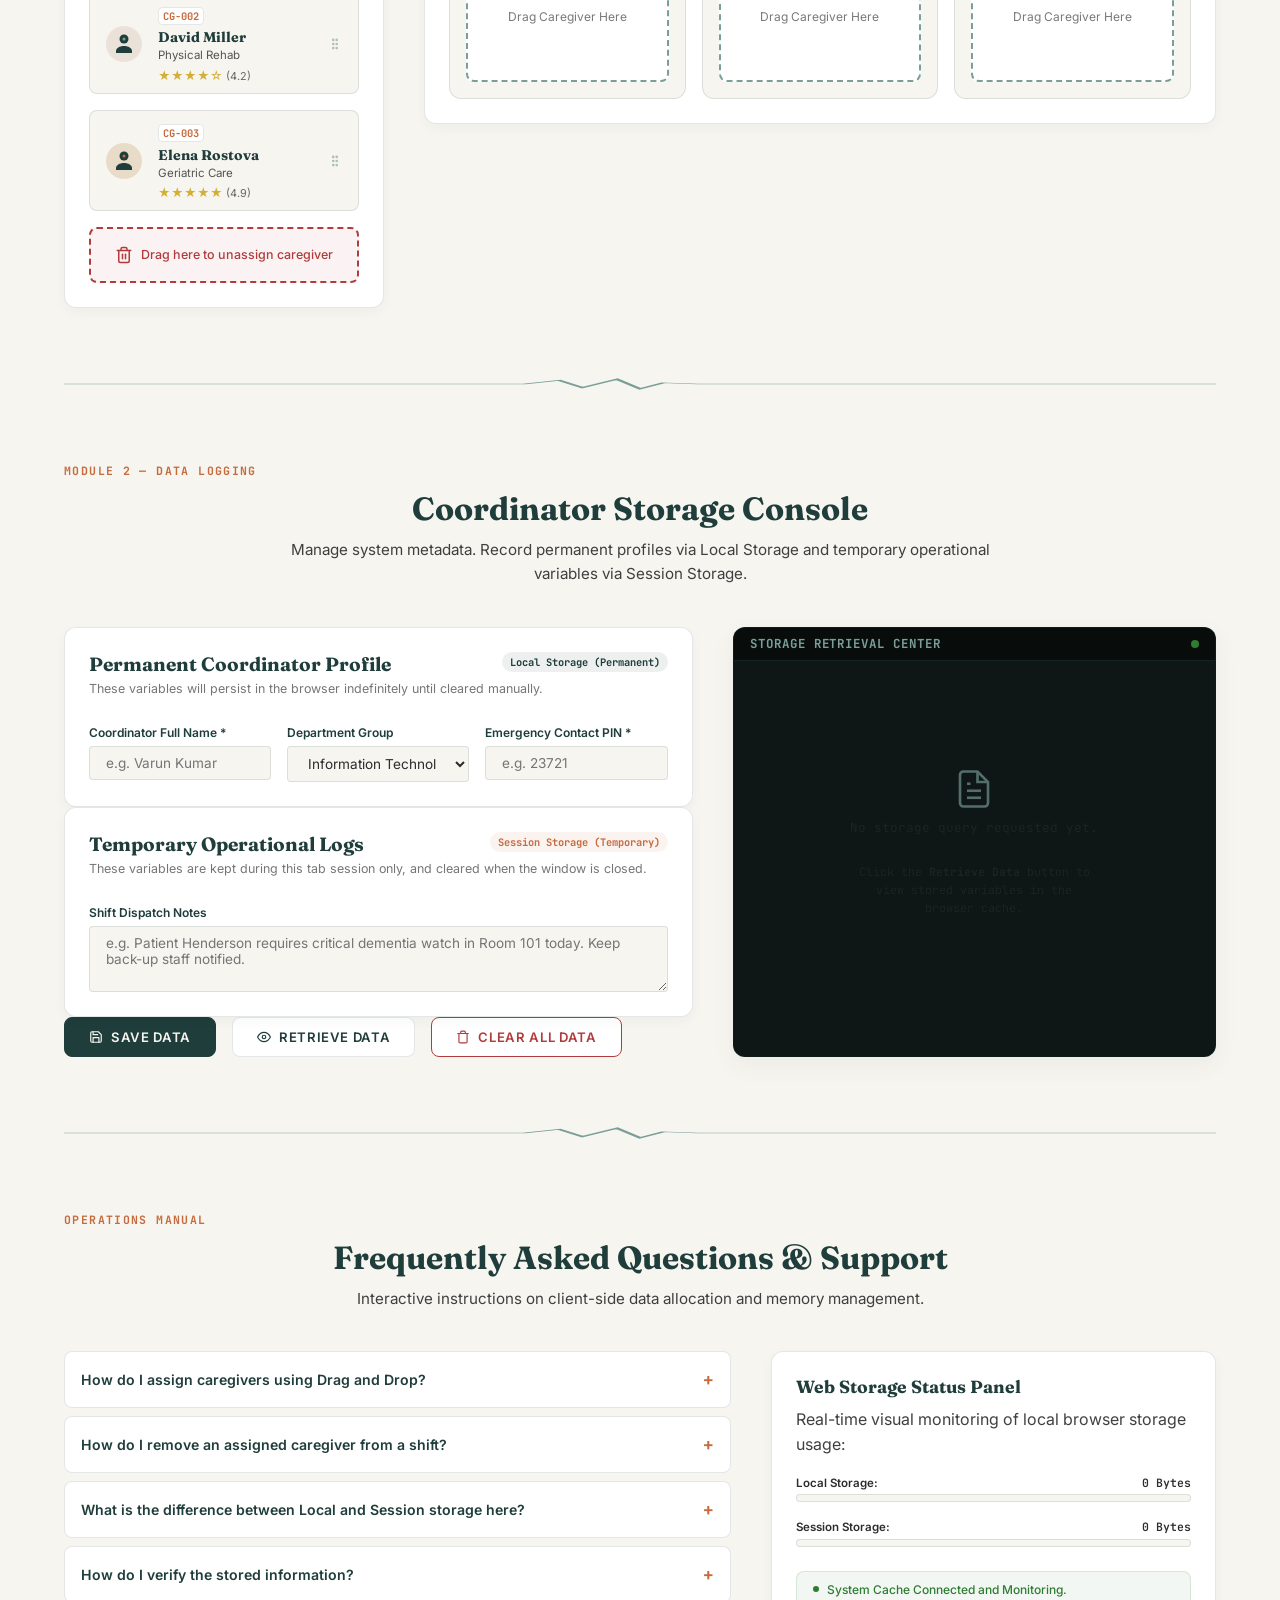
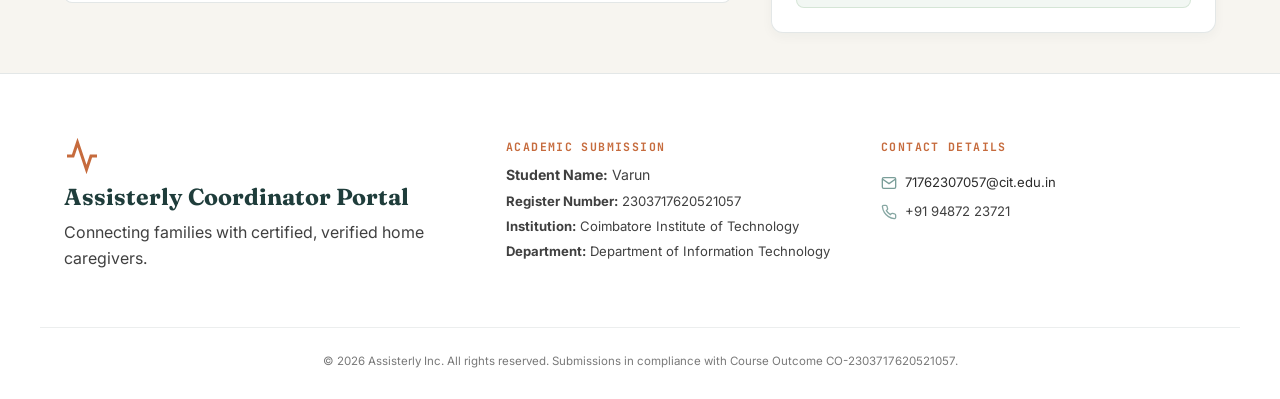
<file: planner.html>
<!DOCTYPE html>
<html lang="en">

<head>
  <meta charset="UTF-8">
  <meta name="viewport" content="width=device-width, initial-scale=1.0">
  <title>Assisterly — Caregiver Scheduler & Storage Portal</title>
  <meta name="description"
    content="A clinical-precision scheduler prototype for Assisterly demonstrating HTML5 Drag and Drop APIs and Web Storage.">
  <link rel="stylesheet" href="planner.css">
  <script src="planner.js" defer></script>
</head>

<body>

  <!-- Header Section (S.No 2) -->
  <header>
    <div class="container">
      <div class="header-branding">
        <!-- SVG Heartbeat/Pulse Logo (Animated) -->
        <svg class="header-logo animate-heartbeat" viewBox="0 0 24 24" fill="none" stroke="currentColor" stroke-width="2.5"
          stroke-linecap="round" stroke-linejoin="round">
          <path d="M22 12h-4l-3 9L9 3l-3 9H2" />
        </svg>
        <div class="header-title-area">
          <h1>Assisterly Planner</h1>
          <p>Interactive Shift Coordinator & Web Storage Portal <span class="typing-cursor"></span></p>
        </div>
      </div>
      <div class="header-actions">
        <!-- Live Clock Display -->
        <div class="live-clock-badge" id="live-clock-badge">
          <svg viewBox="0 0 24 24" fill="none" stroke="currentColor" stroke-width="2" stroke-linecap="round" stroke-linejoin="round">
            <circle cx="12" cy="12" r="10"></circle>
            <polyline points="12 6 12 12 16 14"></polyline>
          </svg>
          <span id="live-clock">Loading Time...</span>
        </div>
        <!-- Theme Toggle Switch -->
        <button id="theme-toggle" class="theme-toggle-btn" aria-label="Toggle light/dark theme">
          <svg class="theme-toggle-icon moon-icon" viewBox="0 0 24 24" fill="none" stroke="currentColor" stroke-width="2">
            <path d="M21 12.79A9 9 0 1 1 11.21 3 7 7 0 0 0 21 12.79z"></path>
          </svg>
          <svg class="theme-toggle-icon sun-icon" viewBox="0 0 24 24" fill="none" stroke="currentColor" stroke-width="2">
            <circle cx="12" cy="12" r="5"></circle>
            <line x1="12" y1="1" x2="12" y2="3"></line>
            <line x1="12" y1="21" x2="12" y2="23"></line>
            <line x1="4.22" y1="4.22" x2="5.64" y2="5.64"></line>
            <line x1="18.36" y1="18.36" x2="19.78" y2="19.78"></line>
            <line x1="1" y1="12" x2="3" y2="12"></line>
            <line x1="21" y1="12" x2="23" y2="12"></line>
            <line x1="4.22" y1="19.78" x2="5.64" y2="18.36"></line>
            <line x1="18.36" y1="5.64" x2="19.78" y2="4.22"></line>
          </svg>
        </button>
        <!-- Student Identity Badge -->
        <div class="header-student-badge">
          <span class="student-name">Varun</span>
          <span class="student-reg">2303717620521057</span>
        </div>
      </div>
    </div>
  </header>

  <!-- Navigation Menu (S.No 3) -->
  <nav>
    <div class="nav-container">
      <ul class="nav-links">
        <li><a href="index.html" style="color: var(--color-terracotta); font-weight: 700;">← Main Dashboard</a></li>
        <li><a href="#home">Home</a></li>
        <li><a href="#about">About</a></li>
        <li><a href="#features">Features</a></li>
        <li><a href="#storage">Storage</a></li>
        <li><a href="#contact">Contact</a></li>
        <li><a href="#help">Help</a></li>
      </ul>
    </div>
  </nav>

  <!-- Notification Toasts Container -->
  <div id="toast-container" class="toast-container"></div>

  <!-- Main Work Area (S.No 13) -->
  <main class="container">

    <!-- 1. Home Section: Introduction (S.No 4 & 13) -->
    <section id="home" class="animate-fade-in-up">
      <div class="welcome-grid">
        <article class="welcome-intro">
          <span class="eyebrow font-mono">Assignment 4 Overview</span>
          <h2>Dignified Care Coordination, Powered by HTML5 APIs</h2>
          <p>
            Welcome to the <strong>Assisterly Shift Planning Console</strong>. This webpage showcases two powerful 
            client-side HTML5 technologies: the <strong>Drag &amp; Drop API</strong> for interactive caregiver allocation, 
            and <strong>Web Storage</strong> (both persistent <code>localStorage</code> and transient <code>sessionStorage</code>) 
            for local audit logging.
          </p>
          <p>
            Using the visual widgets below, coordinators can assign caregiver profiles directly to schedule shifts via 
            intuitive dragging gestures. Additionally, coordinators can register session-specific and long-term diagnostic 
            variables to inspect read/write serialization in real-time.
          </p>
        </article>
        
        <aside class="welcome-aside hover-lift">
          <h3>Quick Links</h3>
          <p>Use the controls on this page to demonstrate:</p>
          <ul class="demo-bullets">
            <li><strong>Drag &amp; Drop</strong>: Match caregivers to shifts.</li>
            <li><strong>Local Storage</strong>: Retain coordinator profiles after page refresh.</li>
            <li><strong>Session Storage</strong>: Log temporary session notes that clear when the tab closes.</li>
            <li><strong>State Inspector</strong>: Audit stored variables in real-time.</li>
          </ul>
        </aside>
      </div>
    </section>

    <!-- Pulse Divider -->
    <div class="pulse-divider-container">
      <svg class="pulse-line" viewBox="0 0 100 10" preserveAspectRatio="none" xmlns="http://www.w3.org/2000/svg">
        <path d="M0,5 L40,5 L43,2 L45,8 L48,1 L50,9 L52,4 L55,5 L100,5" fill="none" stroke="var(--color-sage)" stroke-width="0.5" />
      </svg>
    </div>

    <!-- 2. About Section: Technical Overview (S.No 13) -->
    <section id="about" class="animate-fade-in-up">
      <div class="about-grid">
        <article class="about-content">
          <span class="eyebrow font-mono">Technical Specifications</span>
          <h2>HTML5 APIs Explained</h2>
          <div class="api-card-grid">
            <div class="api-info-card">
              <div class="api-icon-wrap">
                <svg viewBox="0 0 24 24" fill="none" stroke="currentColor" stroke-width="2">
                  <path d="M15 3h6v6"></path>
                  <path d="M9 21H3v-6"></path>
                  <path d="M21 3l-7 7"></path>
                  <path d="M3 21l7-7"></path>
                </svg>
              </div>
              <h4>Drag &amp; Drop API</h4>
              <p>Provides native browser drag support. Handled via <code>dragstart</code>, <code>dragover</code>, <code>dragleave</code>, and <code>drop</code> events, allowing complex object mapping without large external JS libraries.</p>
            </div>
            
            <div class="api-info-card">
              <div class="api-icon-wrap">
                <svg viewBox="0 0 24 24" fill="none" stroke="currentColor" stroke-width="2">
                  <path d="M21 16V8a2 2 0 0 0-1-1.73l-7-4a2 2 0 0 0-2 0l-7 4A2 2 0 0 0 3 8v8a2 2 0 0 0 1 1.73l7 4a2 2 0 0 0 2 0l7-4A2 2 0 0 0 21 16z"></path>
                </svg>
              </div>
              <h4>Local Storage API</h4>
              <p>Saves key-value pairs persistently in the user's browser with no expiration date. Ideal for user profiles, theme toggles, and permanent app preferences.</p>
            </div>
            
            <div class="api-info-card">
              <div class="api-icon-wrap">
                <svg viewBox="0 0 24 24" fill="none" stroke="currentColor" stroke-width="2">
                  <rect x="3" y="4" width="18" height="18" rx="2" ry="2"></rect>
                  <line x1="16" y1="2" x2="16" y2="6"></line>
                  <line x1="8" y1="2" x2="8" y2="6"></line>
                  <line x1="3" y1="10" x2="21" y2="10"></line>
                </svg>
              </div>
              <h4>Session Storage API</h4>
              <p>Saves data temporarily for a single browser tab session. The data is destroyed immediately when the tab is closed, ensuring security for transient operational variables.</p>
            </div>
          </div>
        </article>
      </div>
    </section>

    <!-- Pulse Divider -->
    <div class="pulse-divider-container">
      <svg class="pulse-line" viewBox="0 0 100 10" preserveAspectRatio="none" xmlns="http://www.w3.org/2000/svg">
        <path d="M0,5 L40,5 L43,2 L45,8 L48,1 L50,9 L52,4 L55,5 L100,5" fill="none" stroke="var(--color-sage)" stroke-width="0.5" />
      </svg>
    </div>

    <!-- 3. Features Section: Drag and Drop Demo (S.No 5, 6, 7 & 13) -->
    <section id="features" class="animate-fade-in-up">
      <span class="eyebrow font-mono">Module 1 — Interactive Allocation</span>
      <h2 class="section-title">Caregiver Shift Planner</h2>
      <p class="section-desc">Drag a caregiver badge from the deck below and drop them directly onto a shift schedule block. This matches care requirements with expert providers dynamically.</p>

      <div class="planner-layout">
        <!-- Drag Source: Draggable Cards Deck (S.No 5) -->
        <div class="caregivers-deck-container">
          <h3>Available Caregivers</h3>
          <p class="deck-subtitle">Draggable providers deck:</p>
          <div class="caregivers-deck" id="caregivers-deck">
            
            <!-- Draggable Caregiver 1 -->
            <div class="caregiver-card" draggable="true" id="cg-001" data-name="Sarah Jenkins" data-specialty="Dementia Care" data-rating="5">
              <div class="caregiver-avatar">
                <svg viewBox="0 0 36 36" fill="none" xmlns="http://www.w3.org/2000/svg">
                  <circle cx="18" cy="18" r="18" fill="var(--color-sand)" />
                  <!-- Human icon representation -->
                  <path d="M18 20c-4.42 0-8 2.24-8 5v2h16v-2c0-2.76-3.58-5-8-5z" fill="var(--color-pine)" />
                  <circle cx="18" cy="13" r="4.5" fill="var(--color-pine)" />
                  <circle cx="18" cy="13" r="1.5" fill="var(--color-terracotta)" />
                </svg>
              </div>
              <div class="caregiver-info">
                <span class="cg-badge-id">CG-001</span>
                <h4>Sarah Jenkins</h4>
                <p class="cg-specialty">Dementia Care</p>
                <div class="cg-rating">★★★★★ <span class="rating-val">(5.0)</span></div>
              </div>
              <div class="drag-handle-indicator">
                <svg viewBox="0 0 24 24" fill="none" stroke="currentColor" stroke-width="2.5">
                  <circle cx="9" cy="5" r="1"></circle><circle cx="9" cy="12" r="1"></circle><circle cx="9" cy="19" r="1"></circle>
                  <circle cx="15" cy="5" r="1"></circle><circle cx="15" cy="12" r="1"></circle><circle cx="15" cy="19" r="1"></circle>
                </svg>
              </div>
            </div>

            <!-- Draggable Caregiver 2 -->
            <div class="caregiver-card" draggable="true" id="cg-002" data-name="David Miller" data-specialty="Physical Rehab" data-rating="4">
              <div class="caregiver-avatar">
                <svg viewBox="0 0 36 36" fill="none" xmlns="http://www.w3.org/2000/svg">
                  <circle cx="18" cy="18" r="18" fill="#EAE2D8" />
                  <path d="M18 20c-4.42 0-8 2.24-8 5v2h16v-2c0-2.76-3.58-5-8-5z" fill="var(--color-pine)" />
                  <circle cx="18" cy="13" r="4.5" fill="var(--color-pine)" />
                  <circle cx="18" cy="13" r="1.5" fill="var(--color-sage)" />
                </svg>
              </div>
              <div class="caregiver-info">
                <span class="cg-badge-id">CG-002</span>
                <h4>David Miller</h4>
                <p class="cg-specialty">Physical Rehab</p>
                <div class="cg-rating">★★★★☆ <span class="rating-val">(4.2)</span></div>
              </div>
              <div class="drag-handle-indicator">
                <svg viewBox="0 0 24 24" fill="none" stroke="currentColor" stroke-width="2.5">
                  <circle cx="9" cy="5" r="1"></circle><circle cx="9" cy="12" r="1"></circle><circle cx="9" cy="19" r="1"></circle>
                  <circle cx="15" cy="5" r="1"></circle><circle cx="15" cy="12" r="1"></circle><circle cx="15" cy="19" r="1"></circle>
                </svg>
              </div>
            </div>

            <!-- Draggable Caregiver 3 -->
            <div class="caregiver-card" draggable="true" id="cg-003" data-name="Elena Rostova" data-specialty="Geriatric Care" data-rating="5">
              <div class="caregiver-avatar">
                <svg viewBox="0 0 36 36" fill="none" xmlns="http://www.w3.org/2000/svg">
                  <circle cx="18" cy="18" r="18" fill="var(--color-sand)" />
                  <path d="M18 20c-4.42 0-8 2.24-8 5v2h16v-2c0-2.76-3.58-5-8-5z" fill="var(--color-pine)" />
                  <circle cx="18" cy="13" r="4.5" fill="var(--color-pine)" />
                  <circle cx="18" cy="13" r="1.5" fill="var(--color-terracotta)" />
                </svg>
              </div>
              <div class="caregiver-info">
                <span class="cg-badge-id">CG-003</span>
                <h4>Elena Rostova</h4>
                <p class="cg-specialty">Geriatric Care</p>
                <div class="cg-rating">★★★★★ <span class="rating-val">(4.9)</span></div>
              </div>
              <div class="drag-handle-indicator">
                <svg viewBox="0 0 24 24" fill="none" stroke="currentColor" stroke-width="2.5">
                  <circle cx="9" cy="5" r="1"></circle><circle cx="9" cy="12" r="1"></circle><circle cx="9" cy="19" r="1"></circle>
                  <circle cx="15" cy="5" r="1"></circle><circle cx="15" cy="12" r="1"></circle><circle cx="15" cy="19" r="1"></circle>
                </svg>
              </div>
            </div>

          </div>
          <div class="trash-zone" id="trash-zone">
            <svg viewBox="0 0 24 24" fill="none" stroke="currentColor" stroke-width="2" stroke-linecap="round" stroke-linejoin="round">
              <polyline points="3 6 5 6 21 6"></polyline>
              <path d="M19 6v14a2 2 0 0 1-2 2H7a2 2 0 0 1-2-2V6m3 0V4a2 2 0 0 1 2-2h4a2 2 0 0 1 2 2v2"></path>
              <line x1="10" y1="11" x2="10" y2="17"></line>
              <line x1="14" y1="11" x2="14" y2="17"></line>
            </svg>
            <span>Drag here to unassign caregiver</span>
          </div>
        </div>

        <!-- Drop Target: Shift Slots (S.No 6 & 7) -->
        <div class="shifts-slots-container">
          <h3>Active Allocation Grid</h3>
          <p class="deck-subtitle">Drop targets for caregivers:</p>
          <div class="shifts-grid">
            
            <!-- Shift 1: Morning -->
            <div class="shift-slot" id="shift-morning" data-shift="Morning Shift">
              <div class="shift-header">
                <span class="shift-icon">🌅</span>
                <div>
                  <h4>Morning Shift</h4>
                  <span class="shift-time font-mono">06:00 AM - 02:00 PM</span>
                </div>
              </div>
              <div class="drop-zone" id="dz-morning">
                <div class="drop-placeholder">
                  <svg viewBox="0 0 24 24" fill="none" stroke="currentColor" stroke-width="2" stroke-linecap="round" stroke-linejoin="round">
                    <line x1="12" y1="5" x2="12" y2="19"></line>
                    <line x1="5" y1="12" x2="19" y2="12"></line>
                  </svg>
                  <p>Drag Caregiver Here</p>
                </div>
              </div>
            </div>

            <!-- Shift 2: Afternoon -->
            <div class="shift-slot" id="shift-afternoon" data-shift="Afternoon Shift">
              <div class="shift-header">
                <span class="shift-icon">☀️</span>
                <div>
                  <h4>Afternoon Shift</h4>
                  <span class="shift-time font-mono">02:00 PM - 10:00 PM</span>
                </div>
              </div>
              <div class="drop-zone" id="dz-afternoon">
                <div class="drop-placeholder">
                  <svg viewBox="0 0 24 24" fill="none" stroke="currentColor" stroke-width="2" stroke-linecap="round" stroke-linejoin="round">
                    <line x1="12" y1="5" x2="12" y2="19"></line>
                    <line x1="5" y1="12" x2="19" y2="12"></line>
                  </svg>
                  <p>Drag Caregiver Here</p>
                </div>
              </div>
            </div>

            <!-- Shift 3: Night -->
            <div class="shift-slot" id="shift-night" data-shift="Night Shift">
              <div class="shift-header">
                <span class="shift-icon">🌙</span>
                <div>
                  <h4>Night Shift</h4>
                  <span class="shift-time font-mono">10:00 PM - 06:00 AM</span>
                </div>
              </div>
              <div class="drop-zone" id="dz-night">
                <div class="drop-placeholder">
                  <svg viewBox="0 0 24 24" fill="none" stroke="currentColor" stroke-width="2" stroke-linecap="round" stroke-linejoin="round">
                    <line x1="12" y1="5" x2="12" y2="19"></line>
                    <line x1="5" y1="12" x2="19" y2="12"></line>
                  </svg>
                  <p>Drag Caregiver Here</p>
                </div>
              </div>
            </div>

          </div>
        </div>
      </div>
    </section>

    <!-- Pulse Divider -->
    <div class="pulse-divider-container">
      <svg class="pulse-line" viewBox="0 0 100 10" preserveAspectRatio="none" xmlns="http://www.w3.org/2000/svg">
        <path d="M0,5 L40,5 L43,2 L45,8 L48,1 L50,9 L52,4 L55,5 L100,5" fill="none" stroke="var(--color-sage)" stroke-width="0.5" />
      </svg>
    </div>

    <!-- 4. Storage Section: Web Storage Form & Controls (S.No 8, 9, 10, 11 & 13) -->
    <section id="storage" class="animate-fade-in-up">
      <span class="eyebrow font-mono">Module 2 — Data Logging</span>
      <h2 class="section-title">Coordinator Storage Console</h2>
      <p class="section-desc">Manage system metadata. Record permanent profiles via Local Storage and temporary operational variables via Session Storage.</p>

      <div class="storage-layout">
        <!-- Forms area -->
        <div class="storage-forms-container">
          
          <form id="storage-form" onsubmit="return false;">
            
            <!-- Local Storage Fields (S.No 8) -->
            <div class="form-group-box">
              <span class="storage-type-badge local">Local Storage (Permanent)</span>
              <h3>Permanent Coordinator Profile</h3>
              <p class="field-desc">These variables will persist in the browser indefinitely until cleared manually.</p>
              
              <div class="form-grid">
                <div class="form-field">
                  <label for="coord-name">Coordinator Full Name *</label>
                  <input type="text" id="coord-name" placeholder="e.g. Varun Kumar" required>
                </div>
                <div class="form-field">
                  <label for="coord-dept">Department Group</label>
                  <select id="coord-dept">
                    <option value="Information Technology">Information Technology</option>
                    <option value="Critical Emergency Care">Critical Emergency Care</option>
                    <option value="Clinical Audit Operations">Clinical Audit Operations</option>
                    <option value="Family Coordination">Family Coordination</option>
                  </select>
                </div>
                <div class="form-field">
                  <label for="coord-pin">Emergency Contact PIN *</label>
                  <input type="password" id="coord-pin" placeholder="e.g. 23721" required>
                </div>
              </div>
            </div>

            <!-- Session Storage Fields (S.No 9) -->
            <div class="form-group-box">
              <span class="storage-type-badge session">Session Storage (Temporary)</span>
              <h3>Temporary Operational Logs</h3>
              <p class="field-desc">These variables are kept during this tab session only, and cleared when the window is closed.</p>
              
              <div class="form-field">
                <label for="session-notes">Shift Dispatch Notes</label>
                <textarea id="session-notes" rows="3" placeholder="e.g. Patient Henderson requires critical dementia watch in Room 101 today. Keep back-up staff notified."></textarea>
              </div>
            </div>

            <!-- Buttons bar (S.No 10 & 11) -->
            <div class="form-actions-bar">
              <button type="button" id="btn-save" class="btn btn-primary hover-lift">
                <svg viewBox="0 0 24 24" fill="none" stroke="currentColor" stroke-width="2" stroke-linecap="round" stroke-linejoin="round" class="btn-icon">
                  <path d="M19 21H5a2 2 0 0 1-2-2V5a2 2 0 0 1 2-2h11l5 5v11a2 2 0 0 1-2 2z"></path>
                  <polyline points="17 21 17 13 7 13 7 21"></polyline>
                  <polyline points="7 3 7 8 15 8"></polyline>
                </svg>
                Save Data
              </button>
              
              <button type="button" id="btn-retrieve" class="btn btn-secondary hover-lift">
                <svg viewBox="0 0 24 24" fill="none" stroke="currentColor" stroke-width="2" stroke-linecap="round" stroke-linejoin="round" class="btn-icon">
                  <path d="M1 12s4-8 11-8 11 8 11 8-4 8-11 8-11-8-11-8z"></path>
                  <circle cx="12" cy="12" r="3"></circle>
                </svg>
                Retrieve Data
              </button>
              
              <button type="button" id="btn-clear" class="btn btn-danger hover-lift">
                <svg viewBox="0 0 24 24" fill="none" stroke="currentColor" stroke-width="2" stroke-linecap="round" stroke-linejoin="round" class="btn-icon">
                  <polyline points="3 6 5 6 21 6"></polyline>
                  <path d="M19 6v14a2 2 0 0 1-2 2H7a2 2 0 0 1-2-2V6m3 0V4a2 2 0 0 1 2-2h4a2 2 0 0 1 2 2v2"></path>
                </svg>
                Clear All Data
              </button>
            </div>

          </form>

        </div>

        <!-- Output display / console area (S.No 10) -->
        <div class="storage-console-container">
          <div class="console-header">
            <h3>Storage Retrieval Center</h3>
            <span class="console-status-pulse"></span>
          </div>
          <div class="console-body" id="console-display">
            <div class="console-empty-state">
              <svg viewBox="0 0 24 24" fill="none" stroke="currentColor" stroke-width="1.5">
                <path d="M14 2H6a2 2 0 0 0-2 2v16a2 2 0 0 0 2 2h12a2 2 0 0 0 2-2V8z"></path>
                <polyline points="14 2 14 8 20 8"></polyline>
                <line x1="16" y1="13" x2="8" y2="13"></line>
                <line x1="16" y1="17" x2="8" y2="17"></line>
                <polyline points="10 9 9 9 8 9"></polyline>
              </svg>
              <p>No storage query requested yet.</p>
              <p class="console-sub-empty">Click the <strong>Retrieve Data</strong> button to view stored variables in the browser cache.</p>
            </div>
          </div>
        </div>

      </div>
    </section>

    <!-- Pulse Divider -->
    <div class="pulse-divider-container">
      <svg class="pulse-line" viewBox="0 0 100 10" preserveAspectRatio="none" xmlns="http://www.w3.org/2000/svg">
        <path d="M0,5 L40,5 L43,2 L45,8 L48,1 L50,9 L52,4 L55,5 L100,5" fill="none" stroke="var(--color-sage)" stroke-width="0.5" />
      </svg>
    </div>

    <!-- 5. Interactive Help Section: Instruction & FAQ (S.No 13) -->
    <section id="help" class="animate-fade-in-up">
      <span class="eyebrow font-mono">Operations Manual</span>
      <h2 class="section-title">Frequently Asked Questions &amp; Support</h2>
      <p class="section-desc">Interactive instructions on client-side data allocation and memory management.</p>
      
      <div class="help-grid">
        <div class="faq-container">
          
          <div class="faq-item">
            <button class="faq-trigger">
              <span>How do I assign caregivers using Drag and Drop?</span>
              <span class="faq-icon">+</span>
            </button>
            <div class="faq-content">
              <p>Simply click and hold down on any of the colored Caregiver cards under the "Available Caregivers" deck. Drag the card towards the Morning, Afternoon, or Night shift boxes. You will see the target boxes highlight with a dashed border. Release the click while hovering over the target box to drop it inside. The slot will automatically save this caregiver assignment.</p>
            </div>
          </div>

          <div class="faq-item">
            <button class="faq-trigger">
              <span>How do I remove an assigned caregiver from a shift?</span>
              <span class="faq-icon">+</span>
            </button>
            <div class="faq-content">
              <p>You can drag the caregiver card out of its shift box and drop it into the "Trash Zone" (the red box located at the bottom-left of the scheduler) to unassign it. The card will be restored to the available caregivers list and removed from browser storage.</p>
            </div>
          </div>

          <div class="faq-item">
            <button class="faq-trigger">
              <span>What is the difference between Local and Session storage here?</span>
              <span class="faq-icon">+</span>
            </button>
            <div class="faq-content">
              <p><strong>Local Storage:</strong> Stores your Coordinator Profile (Name, Dept, and PIN) permanently. If you refresh the page or close your browser, the data remains.</p>
              <p><strong>Session Storage:</strong> Stores the temporary "Shift Dispatch Notes". These notes survive basic page refreshes, but are completely wiped once you close the browser tab, keeping temporary hand-over notes secure.</p>
            </div>
          </div>

          <div class="faq-item">
            <button class="faq-trigger">
              <span>How do I verify the stored information?</span>
              <span class="faq-icon">+</span>
            </button>
            <div class="faq-content">
              <p>Type values into the form fields, assign a caregiver to a shift, and click "Save Data". Then, click the "Retrieve Data" button. The diagnostic display console will query the browser's APIs and render a table showing the stored information. You can also view this in browser Developer Tools under the Application tab.</p>
            </div>
          </div>

        </div>

        <div class="help-aside-card">
          <h4>Web Storage Status Panel</h4>
          <p>Real-time visual monitoring of local browser storage usage:</p>
          
          <div class="storage-gauge-area">
            <div class="gauge-label">
              <span>Local Storage:</span>
              <span id="local-size-val" class="font-mono">0 Bytes</span>
            </div>
            <div class="gauge-bar-bg">
              <div id="local-gauge-fill" class="gauge-bar-fill local" style="width: 0%;"></div>
            </div>
          </div>

          <div class="storage-gauge-area">
            <div class="gauge-label">
              <span>Session Storage:</span>
              <span id="session-size-val" class="font-mono">0 Bytes</span>
            </div>
            <div class="gauge-bar-bg">
              <div id="session-gauge-fill" class="gauge-bar-fill session" style="width: 0%;"></div>
            </div>
          </div>

          <div class="alert-status-box">
            <div class="pulse-indicator-small green"></div>
            <span>System Cache Connected and Monitoring.</span>
          </div>
        </div>
      </div>
    </section>

    <!-- 6. Aside Sidebar Widget (S.No 13) -->
    <!-- Placing a floating diagnostics aside widget inside the main layout for maximum aesthetic appeal -->
    <aside class="floating-diagnostic-aside" id="diagnostic-aside">
      <div class="diagnostic-header">
        <h5>⚙️ Diagnostic Panel</h5>
        <button id="close-diag" aria-label="Minimize diagnostics">&times;</button>
      </div>
      <div class="diagnostic-body font-mono">
        <p><strong>Last Drag Event:</strong> <span id="diag-last-event">none</span></p>
        <p><strong>Active Drag Item:</strong> <span id="diag-drag-item">none</span></p>
        <p><strong>Local Keys count:</strong> <span id="diag-local-count">0</span></p>
        <p><strong>Session Keys count:</strong> <span id="diag-session-count">0</span></p>
      </div>
    </aside>

  </main>

  <!-- 7. Footer Section (S.No 12 & 13) -->
  <footer>
    <div class="footer-container">
      <div class="footer-branding">
        <div class="footer-logo-wrap">
          <svg class="footer-logo" viewBox="0 0 24 24" fill="none" stroke="currentColor" stroke-width="2">
            <path d="M22 12h-4l-3 9L9 3l-3 9H2" />
          </svg>
        </div>
        <div>
          <h3>Assisterly Coordinator Portal</h3>
          <p>Connecting families with certified, verified home caregivers.</p>
        </div>
      </div>
      
      <div class="footer-student-meta">
        <span class="eyebrow">Academic Submission</span>
        <p class="student-name-badge"><strong>Student Name:</strong> Varun</p>
        <p><strong>Register Number:</strong> 2303717620521057</p>
        <p><strong>Institution:</strong> Coimbatore Institute of Technology</p>
        <p><strong>Department:</strong> Department of Information Technology</p>
      </div>

      <div class="footer-contacts">
        <span class="eyebrow">Contact Details</span>
        <a href="mailto:71762307057@cit.edu.in" class="footer-email">
          <svg viewBox="0 0 24 24" fill="none" stroke="currentColor" stroke-width="2" class="footer-icon">
            <path d="M4 4h16c1.1 0 2 .9 2 2v12c0 1.1-.9 2-2 2H4c-1.1 0-2-.9-2-2V6c0-1.1.9-2 2-2z"></path>
            <polyline points="22,6 12,13 2,6"></polyline>
          </svg>
          71762307057@cit.edu.in
        </a>
        <p class="footer-phone">
          <svg viewBox="0 0 24 24" fill="none" stroke="currentColor" stroke-width="2" class="footer-icon">
            <path d="M22 16.92v3a2 2 0 0 1-2.18 2 19.79 19.79 0 0 1-8.63-3.07 19.5 19.5 0 0 1-6-6 19.79 19.79 0 0 1-3.07-8.67A2 2 0 0 1 4.11 2h3a2 2 0 0 1 2 1.72 12.84 12.84 0 0 0 .7 2.81 2 2 0 0 1-.45 2.11L8.09 9.91a16 16 0 0 0 6 6l1.27-1.27a2 2 0 0 1 2.11-.45 12.84 12.84 0 0 0 2.81.7A2 2 0 0 1 22 16.92z"></path>
          </svg>
          +91 94872 23721
        </p>
      </div>
    </div>
    
    <div class="footer-bottom">
      <p>&copy; 2026 Assisterly Inc. All rights reserved. Submissions in compliance with Course Outcome CO-2303717620521057.</p>
    </div>
  </footer>

</body>
</html>
</file>
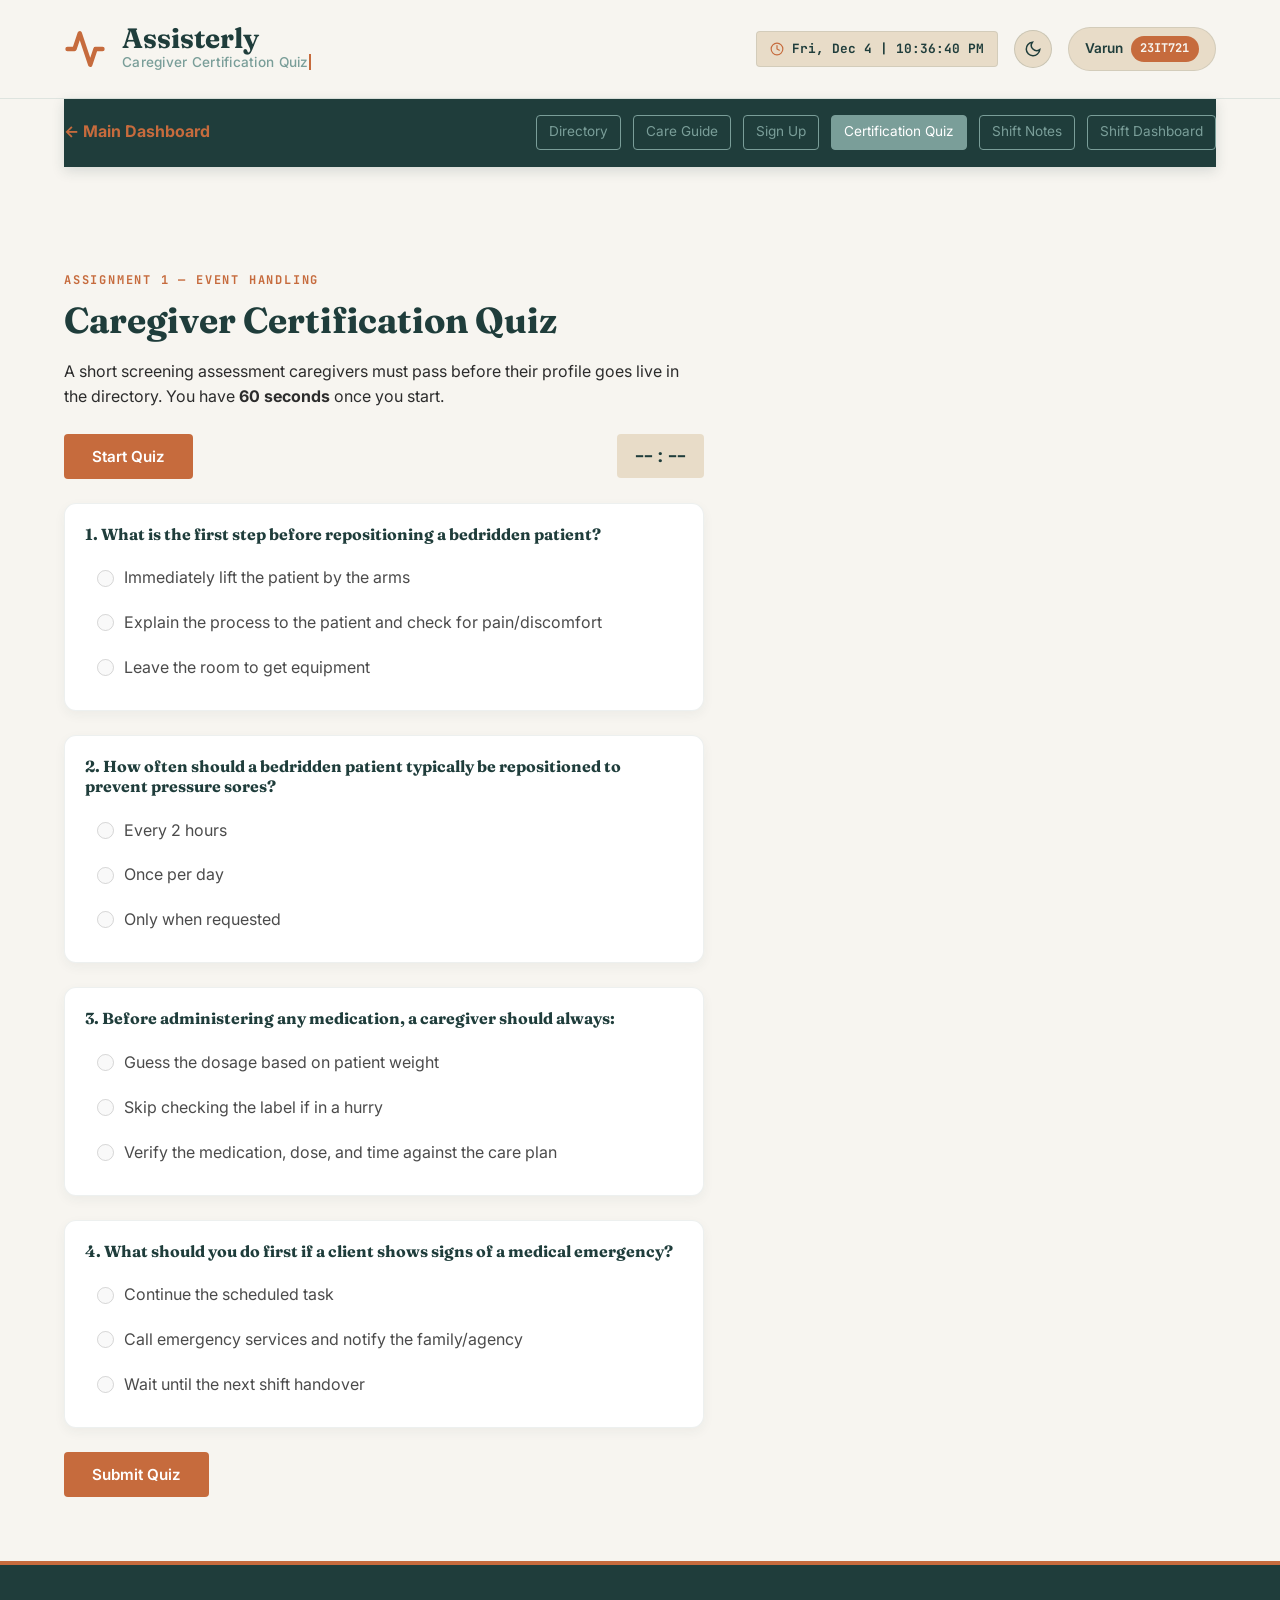
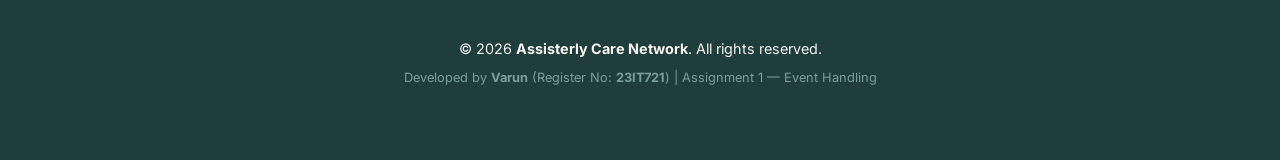
<file: quiz.html>
<!DOCTYPE html>
<html lang="en">

<head>
  <meta charset="UTF-8">
  <meta name="viewport" content="width=device-width, initial-scale=1.0">
  <title>Certification Quiz — Assisterly</title>
  <meta name="description" content="A timed screening assessment caregivers must pass before their profile goes live on Assisterly.">
  <link rel="stylesheet" href="style.css">
  <link rel="stylesheet" href="assignment1.css">
  <script src="quiz.js" defer></script>
</head>

<body>

  <header>
    <div class="container">
      <div class="header-branding">
        <svg class="header-logo animate-heartbeat" viewBox="0 0 24 24" fill="none" stroke="currentColor" stroke-width="2.5"
          stroke-linecap="round" stroke-linejoin="round">
          <path d="M22 12h-4l-3 9L9 3l-3 9H2" />
        </svg>
        <div class="header-title-area">
          <h1>Assisterly</h1>
          <p>Caregiver Certification Quiz <span class="typing-cursor"></span></p>
        </div>
      </div>
      <div class="header-actions">
        <div class="live-clock-badge" id="live-clock-badge">
          <svg viewBox="0 0 24 24" fill="none" stroke="currentColor" stroke-width="2" stroke-linecap="round" stroke-linejoin="round">
            <circle cx="12" cy="12" r="10"></circle>
            <polyline points="12 6 12 12 16 14"></polyline>
          </svg>
          <span id="live-clock">Loading Time...</span>
        </div>
        <button id="theme-toggle" class="theme-toggle-btn" aria-label="Toggle light/dark theme">
          <svg class="theme-toggle-icon moon-icon" viewBox="0 0 24 24" fill="none" stroke="currentColor" stroke-width="2">
            <path d="M21 12.79A9 9 0 1 1 11.21 3 7 7 0 0 0 21 12.79z"></path>
          </svg>
          <svg class="theme-toggle-icon sun-icon" viewBox="0 0 24 24" fill="none" stroke="currentColor" stroke-width="2">
            <circle cx="12" cy="12" r="5"></circle>
            <line x1="12" y1="1" x2="12" y2="3"></line>
            <line x1="12" y1="21" x2="12" y2="23"></line>
            <line x1="4.22" y1="4.22" x2="5.64" y2="5.64"></line>
            <line x1="18.36" y1="18.36" x2="19.78" y2="19.78"></line>
            <line x1="1" y1="12" x2="3" y2="12"></line>
            <line x1="21" y1="12" x2="23" y2="12"></line>
          </svg>
        </button>
        <div class="header-student-badge">
          <span class="student-name">Varun</span>
          <span class="student-reg">23IT721</span>
        </div>
      </div>
    </div>
  </header>

  <main class="container">
    <nav class="subpage-nav">
      <a href="index.html" class="back-link">&larr; Main Dashboard</a>
      <div class="assignment-links">
        <a href="directory.html">Directory</a>
        <a href="video.html">Care Guide</a>
        <a href="signup.html">Sign Up</a>
        <a href="quiz.html" class="current">Certification Quiz</a>
        <a href="shift-notes.html">Shift Notes</a>
        <a href="dashboard.html">Shift Dashboard</a>
      </div>
    </nav>

    <section id="quiz-intro" class="animate-fade-in-up quiz-shell">
      <span class="eyebrow">Assignment 1 — Event Handling</span>
      <h2>Caregiver Certification Quiz</h2>
      <p style="margin-bottom: var(--spacing-md);">
        A short screening assessment caregivers must pass before their profile goes live in the directory. You have <strong>60 seconds</strong> once you start.
      </p>

      <div class="quiz-result-banner" id="quiz-result-banner">
        <h3 id="quiz-result-title" style="color: var(--color-pine); margin: 0 0 0.5rem;">Result</h3>
        <p id="quiz-result-detail" style="margin: 0;"></p>
      </div>

      <div class="quiz-header-bar">
        <button class="btn btn-submit btn-transition" id="quiz-start-btn">Start Quiz</button>
        <span class="quiz-timer" id="quiz-timer">--:--</span>
      </div>

      <form id="quiz-form">
        <fieldset class="quiz-fieldset" id="quiz-fieldset" disabled>
          <div class="quiz-question" data-correct="b">
            <h3>1. What is the first step before repositioning a bedridden patient?</h3>
            <label class="quiz-option"><input type="radio" name="q1" value="a"> Immediately lift the patient by the arms</label>
            <label class="quiz-option"><input type="radio" name="q1" value="b"> Explain the process to the patient and check for pain/discomfort</label>
            <label class="quiz-option"><input type="radio" name="q1" value="c"> Leave the room to get equipment</label>
          </div>

          <div class="quiz-question" data-correct="a">
            <h3>2. How often should a bedridden patient typically be repositioned to prevent pressure sores?</h3>
            <label class="quiz-option"><input type="radio" name="q2" value="a"> Every 2 hours</label>
            <label class="quiz-option"><input type="radio" name="q2" value="b"> Once per day</label>
            <label class="quiz-option"><input type="radio" name="q2" value="c"> Only when requested</label>
          </div>

          <div class="quiz-question" data-correct="c">
            <h3>3. Before administering any medication, a caregiver should always:</h3>
            <label class="quiz-option"><input type="radio" name="q3" value="a"> Guess the dosage based on patient weight</label>
            <label class="quiz-option"><input type="radio" name="q3" value="b"> Skip checking the label if in a hurry</label>
            <label class="quiz-option"><input type="radio" name="q3" value="c"> Verify the medication, dose, and time against the care plan</label>
          </div>

          <div class="quiz-question" data-correct="b">
            <h3>4. What should you do first if a client shows signs of a medical emergency?</h3>
            <label class="quiz-option"><input type="radio" name="q4" value="a"> Continue the scheduled task</label>
            <label class="quiz-option"><input type="radio" name="q4" value="b"> Call emergency services and notify the family/agency</label>
            <label class="quiz-option"><input type="radio" name="q4" value="c"> Wait until the next shift handover</label>
          </div>

          <div class="form-actions" style="grid-column: unset; justify-content: flex-start;">
            <button type="submit" class="btn btn-submit btn-transition" id="quiz-submit-btn">Submit Quiz</button>
          </div>
        </fieldset>
      </form>
    </section>
  </main>

  <footer>
    <div class="container" style="text-align: center; padding: 2rem 0;">
      <p>&copy; 2026 <strong>Assisterly Care Network</strong>. All rights reserved.</p>
      <p style="margin-top: 0.5rem;">Developed by <strong>Varun</strong> (Register No: <strong>23IT721</strong>) | Assignment 1 — Event Handling</p>
    </div>
  </footer>

</body>
</html>
</file>
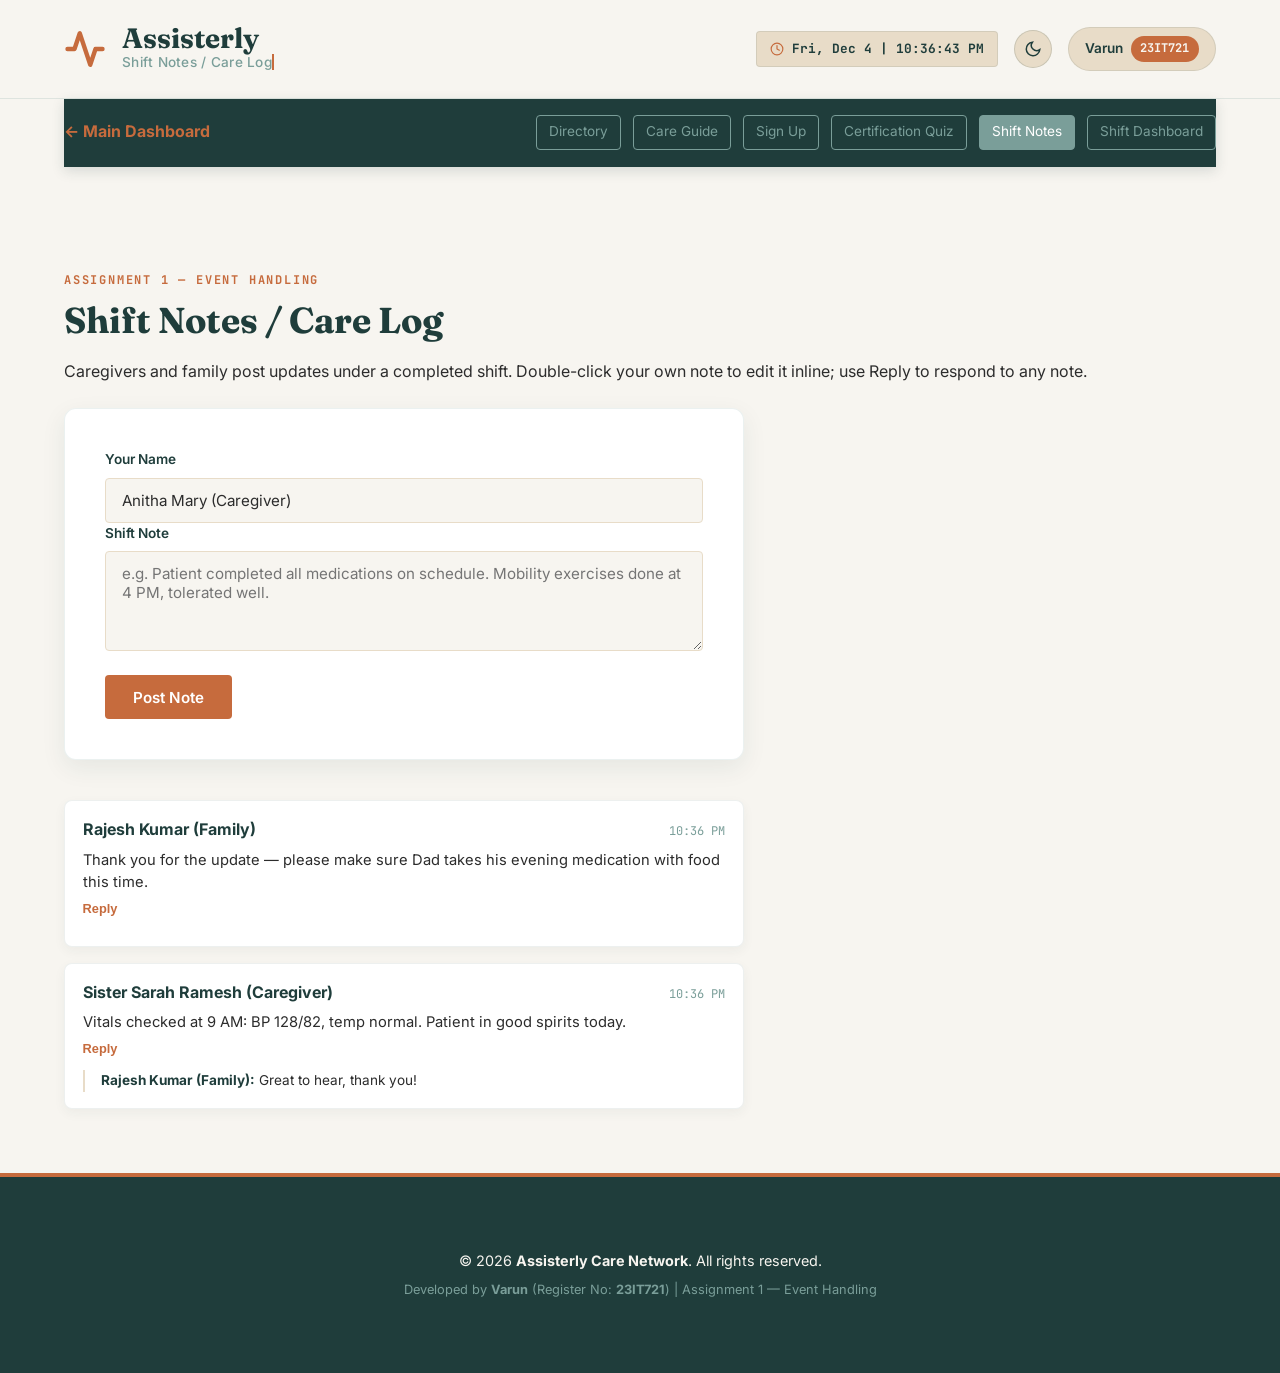
<file: shift-notes.html>
<!DOCTYPE html>
<html lang="en">

<head>
  <meta charset="UTF-8">
  <meta name="viewport" content="width=device-width, initial-scale=1.0">
  <title>Shift Notes / Care Log — Assisterly</title>
  <meta name="description" content="Caregivers and family post shift updates to a shared care log.">
  <link rel="stylesheet" href="style.css">
  <link rel="stylesheet" href="assignment1.css">
  <script src="shift-notes.js" defer></script>
</head>

<body>

  <header>
    <div class="container">
      <div class="header-branding">
        <svg class="header-logo animate-heartbeat" viewBox="0 0 24 24" fill="none" stroke="currentColor" stroke-width="2.5"
          stroke-linecap="round" stroke-linejoin="round">
          <path d="M22 12h-4l-3 9L9 3l-3 9H2" />
        </svg>
        <div class="header-title-area">
          <h1>Assisterly</h1>
          <p>Shift Notes / Care Log <span class="typing-cursor"></span></p>
        </div>
      </div>
      <div class="header-actions">
        <div class="live-clock-badge" id="live-clock-badge">
          <svg viewBox="0 0 24 24" fill="none" stroke="currentColor" stroke-width="2" stroke-linecap="round" stroke-linejoin="round">
            <circle cx="12" cy="12" r="10"></circle>
            <polyline points="12 6 12 12 16 14"></polyline>
          </svg>
          <span id="live-clock">Loading Time...</span>
        </div>
        <button id="theme-toggle" class="theme-toggle-btn" aria-label="Toggle light/dark theme">
          <svg class="theme-toggle-icon moon-icon" viewBox="0 0 24 24" fill="none" stroke="currentColor" stroke-width="2">
            <path d="M21 12.79A9 9 0 1 1 11.21 3 7 7 0 0 0 21 12.79z"></path>
          </svg>
          <svg class="theme-toggle-icon sun-icon" viewBox="0 0 24 24" fill="none" stroke="currentColor" stroke-width="2">
            <circle cx="12" cy="12" r="5"></circle>
            <line x1="12" y1="1" x2="12" y2="3"></line>
            <line x1="12" y1="21" x2="12" y2="23"></line>
            <line x1="4.22" y1="4.22" x2="5.64" y2="5.64"></line>
            <line x1="18.36" y1="18.36" x2="19.78" y2="19.78"></line>
            <line x1="1" y1="12" x2="3" y2="12"></line>
            <line x1="21" y1="12" x2="23" y2="12"></line>
          </svg>
        </button>
        <div class="header-student-badge">
          <span class="student-name">Varun</span>
          <span class="student-reg">23IT721</span>
        </div>
      </div>
    </div>
  </header>

  <main class="container">
    <nav class="subpage-nav">
      <a href="index.html" class="back-link">&larr; Main Dashboard</a>
      <div class="assignment-links">
        <a href="directory.html">Directory</a>
        <a href="video.html">Care Guide</a>
        <a href="signup.html">Sign Up</a>
        <a href="quiz.html">Certification Quiz</a>
        <a href="shift-notes.html" class="current">Shift Notes</a>
        <a href="dashboard.html">Shift Dashboard</a>
      </div>
    </nav>

    <section id="notes-intro" class="animate-fade-in-up">
      <span class="eyebrow">Assignment 1 — Event Handling</span>
      <h2>Shift Notes / Care Log</h2>
      <p style="margin-bottom: var(--spacing-md);">
        Caregivers and family post updates under a completed shift. Double-click your own note to edit it inline; use Reply to respond to any note.
      </p>

      <form id="note-form" class="registration-card notes-form-card">
        <div class="form-group">
          <label for="note-author">Your Name</label>
          <input type="text" id="note-author" placeholder="e.g. Anitha Mary (Caregiver)" value="Anitha Mary (Caregiver)">
        </div>
        <div class="form-group">
          <label for="note-body">Shift Note</label>
          <textarea id="note-body" placeholder="e.g. Patient completed all medications on schedule. Mobility exercises done at 4 PM, tolerated well."></textarea>
        </div>
        <div class="form-actions" style="grid-column: unset; justify-content: flex-start;">
          <button type="submit" class="btn btn-submit btn-transition" id="note-post-btn">Post Note</button>
        </div>
      </form>

      <div class="notes-log" id="notes-log">
        <!-- Notes injected + appended by shift-notes.js -->
      </div>
    </section>
  </main>

  <footer>
    <div class="container" style="text-align: center; padding: 2rem 0;">
      <p>&copy; 2026 <strong>Assisterly Care Network</strong>. All rights reserved.</p>
      <p style="margin-top: 0.5rem;">Developed by <strong>Varun</strong> (Register No: <strong>23IT721</strong>) | Assignment 1 — Event Handling</p>
    </div>
  </footer>

</body>
</html>
</file>
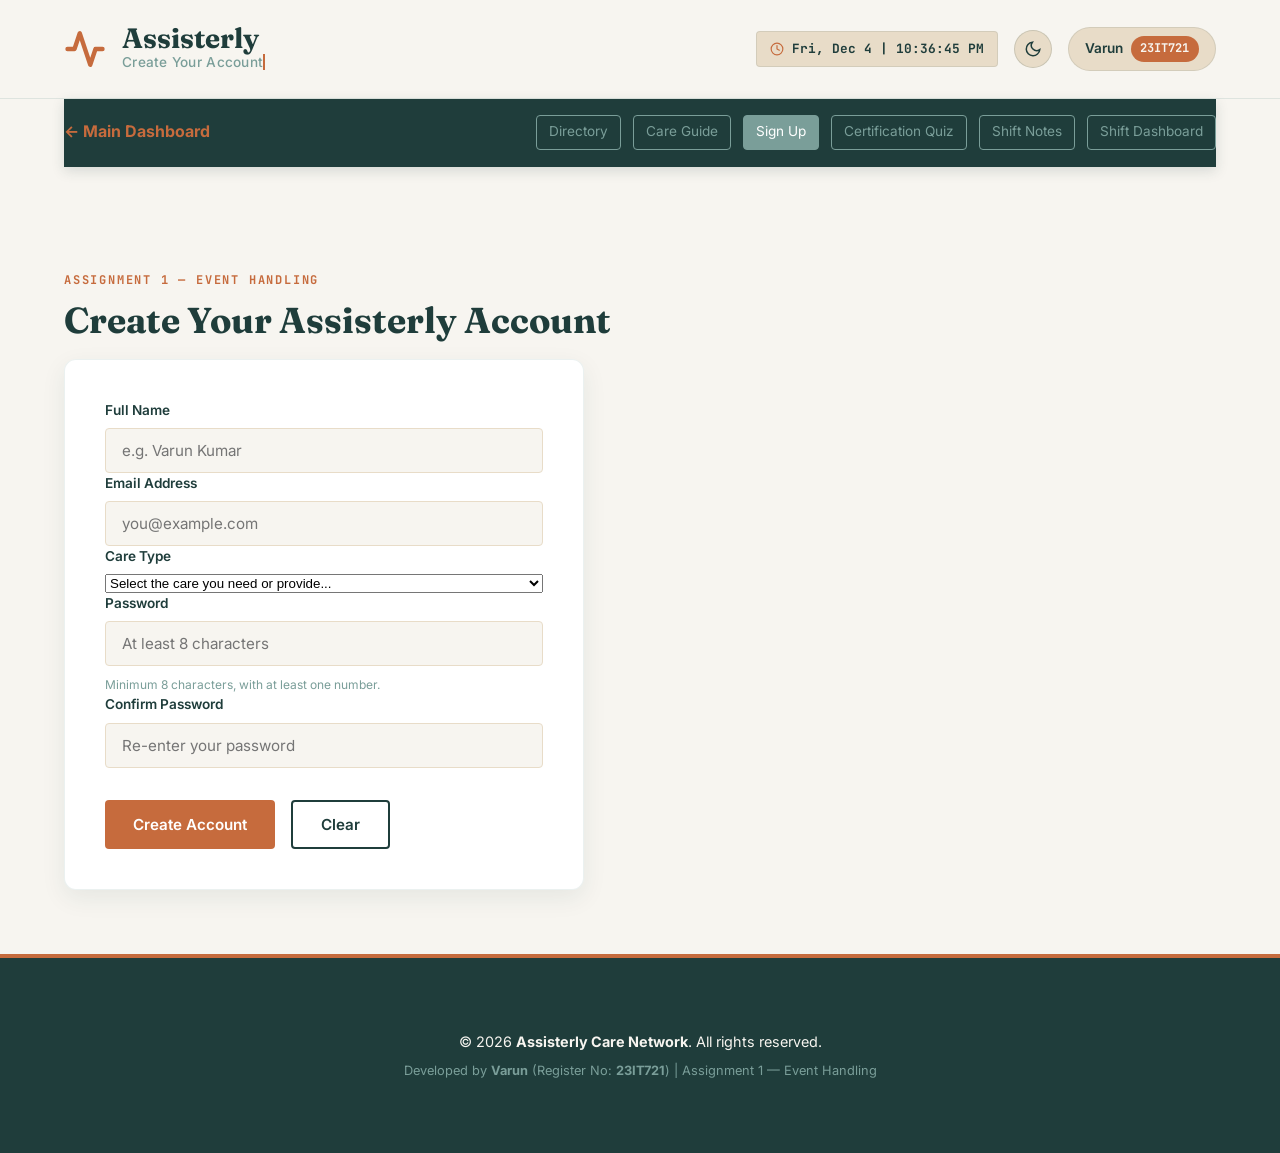
<file: signup.html>
<!DOCTYPE html>
<html lang="en">

<head>
  <meta charset="UTF-8">
  <meta name="viewport" content="width=device-width, initial-scale=1.0">
  <title>Sign Up — Assisterly</title>
  <meta name="description" content="Create an Assisterly account as a caregiver or a care-seeking family.">
  <link rel="stylesheet" href="style.css">
  <link rel="stylesheet" href="assignment1.css">
  <script src="signup.js" defer></script>
</head>

<body>

  <header>
    <div class="container">
      <div class="header-branding">
        <svg class="header-logo animate-heartbeat" viewBox="0 0 24 24" fill="none" stroke="currentColor" stroke-width="2.5"
          stroke-linecap="round" stroke-linejoin="round">
          <path d="M22 12h-4l-3 9L9 3l-3 9H2" />
        </svg>
        <div class="header-title-area">
          <h1>Assisterly</h1>
          <p>Create Your Account <span class="typing-cursor"></span></p>
        </div>
      </div>
      <div class="header-actions">
        <div class="live-clock-badge" id="live-clock-badge">
          <svg viewBox="0 0 24 24" fill="none" stroke="currentColor" stroke-width="2" stroke-linecap="round" stroke-linejoin="round">
            <circle cx="12" cy="12" r="10"></circle>
            <polyline points="12 6 12 12 16 14"></polyline>
          </svg>
          <span id="live-clock">Loading Time...</span>
        </div>
        <button id="theme-toggle" class="theme-toggle-btn" aria-label="Toggle light/dark theme">
          <svg class="theme-toggle-icon moon-icon" viewBox="0 0 24 24" fill="none" stroke="currentColor" stroke-width="2">
            <path d="M21 12.79A9 9 0 1 1 11.21 3 7 7 0 0 0 21 12.79z"></path>
          </svg>
          <svg class="theme-toggle-icon sun-icon" viewBox="0 0 24 24" fill="none" stroke="currentColor" stroke-width="2">
            <circle cx="12" cy="12" r="5"></circle>
            <line x1="12" y1="1" x2="12" y2="3"></line>
            <line x1="12" y1="21" x2="12" y2="23"></line>
            <line x1="4.22" y1="4.22" x2="5.64" y2="5.64"></line>
            <line x1="18.36" y1="18.36" x2="19.78" y2="19.78"></line>
            <line x1="1" y1="12" x2="3" y2="12"></line>
            <line x1="21" y1="12" x2="23" y2="12"></line>
          </svg>
        </button>
        <div class="header-student-badge">
          <span class="student-name">Varun</span>
          <span class="student-reg">23IT721</span>
        </div>
      </div>
    </div>
  </header>

  <main class="container">
    <nav class="subpage-nav">
      <a href="index.html" class="back-link">&larr; Main Dashboard</a>
      <div class="assignment-links">
        <a href="directory.html">Directory</a>
        <a href="video.html">Care Guide</a>
        <a href="signup.html" class="current">Sign Up</a>
        <a href="quiz.html">Certification Quiz</a>
        <a href="shift-notes.html">Shift Notes</a>
        <a href="dashboard.html">Shift Dashboard</a>
      </div>
    </nav>

    <section id="signup-intro" class="animate-fade-in-up">
      <span class="eyebrow">Assignment 1 — Event Handling</span>
      <h2>Create Your Assisterly Account</h2>

      <div class="signup-success-banner" id="signup-success-banner">
        <div style="font-size: 2.5rem; color: var(--color-sage); line-height: 1;">&#10003;</div>
        <h3 style="color: var(--color-pine); margin: 0.5rem 0;">Account Created!</h3>
        <p style="margin: 0;">Welcome to Assisterly, <span id="signup-success-name">there</span>. You can now sign in and complete your profile.</p>
      </div>

      <form id="signup-form" class="registration-card signup-form-wrapper" novalidate>
        <div class="form-group">
          <label for="su-name">Full Name</label>
          <input type="text" id="su-name" name="name" placeholder="e.g. Varun Kumar" autocomplete="name">
          <span class="error-message"></span>
        </div>

        <div class="form-group">
          <label for="su-email">Email Address</label>
          <input type="email" id="su-email" name="email" placeholder="you@example.com" autocomplete="email">
          <span class="error-message"></span>
        </div>

        <div class="form-group">
          <label for="su-care-type">Care Type</label>
          <select id="su-care-type" name="careType">
            <option value="">Select the care you need or provide...</option>
            <option value="Elderly Care">Elderly Care</option>
            <option value="Child Care">Child Care</option>
            <option value="Post-Surgery Care">Post-Surgery Care</option>
            <option value="Special Needs">Special Needs</option>
            <option value="Companion Care">Companion Care</option>
          </select>
          <span class="error-message"></span>
        </div>

        <div class="form-group">
          <label for="su-password">Password</label>
          <input type="password" id="su-password" name="password" placeholder="At least 8 characters" autocomplete="new-password">
          <span class="password-strength-hint">Minimum 8 characters, with at least one number.</span>
          <span class="error-message"></span>
        </div>

        <div class="form-group">
          <label for="su-confirm-password">Confirm Password</label>
          <input type="password" id="su-confirm-password" name="confirmPassword" placeholder="Re-enter your password" autocomplete="new-password">
          <span class="confirm-match-hint" id="confirm-match-hint"></span>
          <span class="error-message"></span>
        </div>

        <div class="form-actions" style="grid-column: unset; justify-content: flex-start;">
          <button type="submit" class="btn btn-submit btn-transition">Create Account</button>
          <button type="reset" class="btn btn-reset btn-transition">Clear</button>
        </div>
      </form>
    </section>
  </main>

  <footer>
    <div class="container" style="text-align: center; padding: 2rem 0;">
      <p>&copy; 2026 <strong>Assisterly Care Network</strong>. All rights reserved.</p>
      <p style="margin-top: 0.5rem;">Developed by <strong>Varun</strong> (Register No: <strong>23IT721</strong>) | Assignment 1 — Event Handling</p>
    </div>
  </footer>

</body>
</html>
</file>
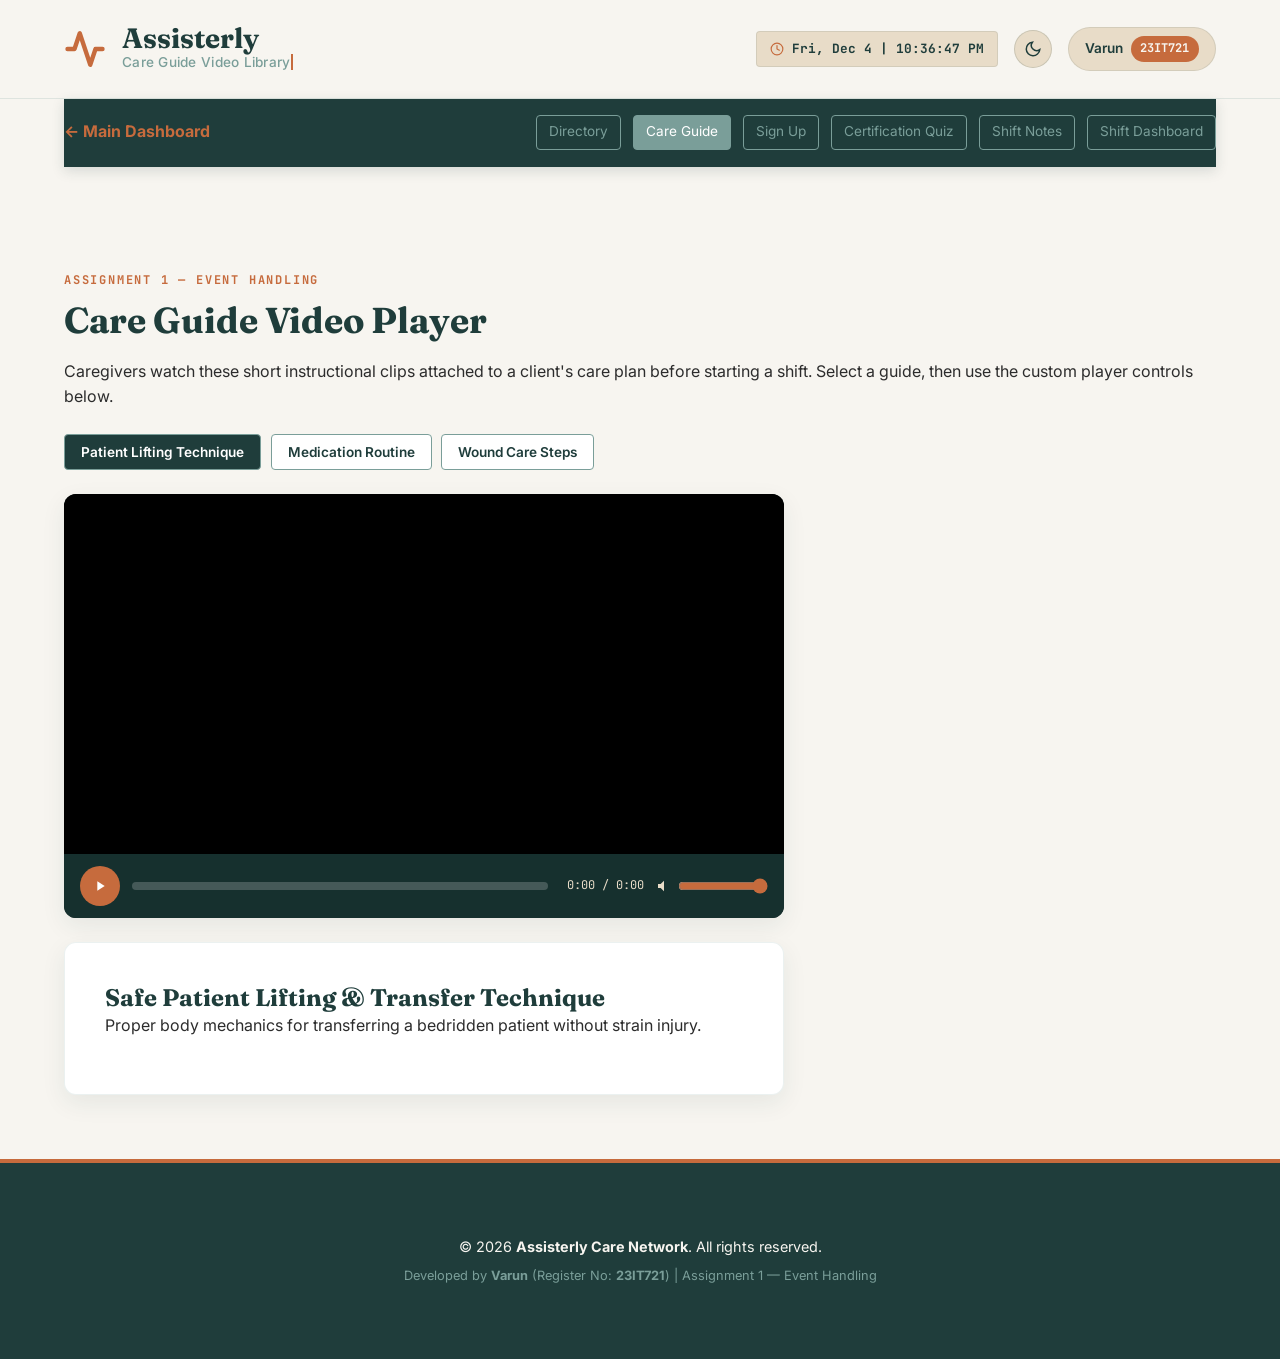
<file: video.html>
<!DOCTYPE html>
<html lang="en">

<head>
  <meta charset="UTF-8">
  <meta name="viewport" content="width=device-width, initial-scale=1.0">
  <title>Care Guide Videos — Assisterly</title>
  <meta name="description" content="Instructional care-guide videos caregivers watch before a shift, with a custom HTML5 video player.">
  <link rel="stylesheet" href="style.css">
  <link rel="stylesheet" href="assignment1.css">
  <script src="video.js" defer></script>
</head>

<body>

  <header>
    <div class="container">
      <div class="header-branding">
        <svg class="header-logo animate-heartbeat" viewBox="0 0 24 24" fill="none" stroke="currentColor" stroke-width="2.5"
          stroke-linecap="round" stroke-linejoin="round">
          <path d="M22 12h-4l-3 9L9 3l-3 9H2" />
        </svg>
        <div class="header-title-area">
          <h1>Assisterly</h1>
          <p>Care Guide Video Library <span class="typing-cursor"></span></p>
        </div>
      </div>
      <div class="header-actions">
        <div class="live-clock-badge" id="live-clock-badge">
          <svg viewBox="0 0 24 24" fill="none" stroke="currentColor" stroke-width="2" stroke-linecap="round" stroke-linejoin="round">
            <circle cx="12" cy="12" r="10"></circle>
            <polyline points="12 6 12 12 16 14"></polyline>
          </svg>
          <span id="live-clock">Loading Time...</span>
        </div>
        <button id="theme-toggle" class="theme-toggle-btn" aria-label="Toggle light/dark theme">
          <svg class="theme-toggle-icon moon-icon" viewBox="0 0 24 24" fill="none" stroke="currentColor" stroke-width="2">
            <path d="M21 12.79A9 9 0 1 1 11.21 3 7 7 0 0 0 21 12.79z"></path>
          </svg>
          <svg class="theme-toggle-icon sun-icon" viewBox="0 0 24 24" fill="none" stroke="currentColor" stroke-width="2">
            <circle cx="12" cy="12" r="5"></circle>
            <line x1="12" y1="1" x2="12" y2="3"></line>
            <line x1="12" y1="21" x2="12" y2="23"></line>
            <line x1="4.22" y1="4.22" x2="5.64" y2="5.64"></line>
            <line x1="18.36" y1="18.36" x2="19.78" y2="19.78"></line>
            <line x1="1" y1="12" x2="3" y2="12"></line>
            <line x1="21" y1="12" x2="23" y2="12"></line>
          </svg>
        </button>
        <div class="header-student-badge">
          <span class="student-name">Varun</span>
          <span class="student-reg">23IT721</span>
        </div>
      </div>
    </div>
  </header>

  <main class="container">
    <nav class="subpage-nav">
      <a href="index.html" class="back-link">&larr; Main Dashboard</a>
      <div class="assignment-links">
        <a href="directory.html">Directory</a>
        <a href="video.html" class="current">Care Guide</a>
        <a href="signup.html">Sign Up</a>
        <a href="quiz.html">Certification Quiz</a>
        <a href="shift-notes.html">Shift Notes</a>
        <a href="dashboard.html">Shift Dashboard</a>
      </div>
    </nav>

    <section id="video-intro" class="animate-fade-in-up">
      <span class="eyebrow">Assignment 1 — Event Handling</span>
      <h2>Care Guide Video Player</h2>
      <p style="margin-bottom: var(--spacing-md);">
        Caregivers watch these short instructional clips attached to a client's care plan before starting a shift.
        Select a guide, then use the custom player controls below.
      </p>

      <div class="video-guide-list" id="video-guide-list">
        <button class="active" data-title="Safe Patient Lifting & Transfer Technique" data-desc="Proper body mechanics for transferring a bedridden patient without strain injury.">Patient Lifting Technique</button>
        <button data-title="Medication Routine Walkthrough" data-desc="Step-by-step walkthrough of preparing and logging a client's daily medication routine.">Medication Routine</button>
        <button data-title="Wound Care & Dressing Steps" data-desc="Sterile technique for cleaning and re-dressing a post-surgical wound site.">Wound Care Steps</button>
      </div>

      <div class="video-player-shell">
        <video id="care-video" preload="metadata">
          <source src="https://interactive-examples.mdn.mozilla.net/media/cc0-videos/flower.mp4" type="video/mp4">
          Your browser does not support embedded video.
        </video>
        <div class="video-controls-bar">
          <button class="video-play-btn" id="video-play-btn" aria-label="Play video" data-tooltip="Play / Pause">
            <svg id="play-icon" width="16" height="16" viewBox="0 0 24 24" fill="currentColor"><path d="M8 5v14l11-7z"/></svg>
            <svg id="pause-icon" width="16" height="16" viewBox="0 0 24 24" fill="currentColor" style="display:none;"><path d="M6 5h4v14H6zM14 5h4v14h-4z"/></svg>
          </button>
          <div class="video-progress-container" id="video-progress-container" data-tooltip="Click to seek">
            <div class="video-progress-fill" id="video-progress-fill"></div>
          </div>
          <span class="video-time-label" id="video-time-label">0:00 / 0:00</span>
          <div class="video-volume-group">
            <svg width="16" height="16" viewBox="0 0 24 24" fill="currentColor"><path d="M3 9v6h4l5 5V4L7 9H3z"/></svg>
            <input type="range" id="video-volume" min="0" max="1" step="0.05" value="1" aria-label="Volume">
          </div>
        </div>
      </div>

      <div class="registration-card" style="margin-top: var(--spacing-md); max-width: 720px;">
        <h3 id="video-title-display">Safe Patient Lifting & Transfer Technique</h3>
        <p id="video-desc-display">Proper body mechanics for transferring a bedridden patient without strain injury.</p>
      </div>
    </section>
  </main>

  <footer>
    <div class="container" style="text-align: center; padding: 2rem 0;">
      <p>&copy; 2026 <strong>Assisterly Care Network</strong>. All rights reserved.</p>
      <p style="margin-top: 0.5rem;">Developed by <strong>Varun</strong> (Register No: <strong>23IT721</strong>) | Assignment 1 — Event Handling</p>
    </div>
  </footer>

</body>
</html>
</file>
<file: planner.css>
@import url('https://fonts.googleapis.com/css2?family=Fraunces:ital,opsz,wght@0,9..144,400..700;1,9..144,400..700&family=Inter:wght@400;500;600;700&family=JetBrains+Mono:wght@400;700&display=swap');

:root {
  /* Color Palette - Warm Clinical Light Theme */
  --bg-linen: #F7F5F0;
  --color-pine: #1F3D3B;
  --color-sand: #E8DCC8;
  --color-terracotta: #C66B3D;
  --color-ink: #2C2C2C;
  --color-sage: #7A9E99;
  --color-white: #FFFFFF;
  --color-border: rgba(31, 61, 59, 0.12);
  --color-drag-overlay: rgba(198, 107, 61, 0.08);
  --color-danger: #B23B3B;
  --color-danger-bg: rgba(178, 59, 59, 0.06);
  --color-success: #2E7D32;
  --color-success-bg: rgba(46, 125, 50, 0.06);

  /* Typography */
  --font-display: 'Fraunces', serif;
  --font-body: 'Inter', sans-serif;
  --font-mono: 'JetBrains Mono', monospace;

  /* Spacing */
  --spacing-xs: 0.5rem;
  --spacing-sm: 1rem;
  --spacing-md: 1.5rem;
  --spacing-lg: 2.5rem;
  --spacing-xl: 4rem;

  /* Shadows & Borders */
  --border-radius-sm: 4px;
  --border-radius-md: 8px;
  --border-radius-lg: 12px;
  --border-radius-full: 9999px;
  --shadow-subtle: 0 4px 12px rgba(31, 61, 59, 0.04);
  --shadow-medium: 0 8px 24px rgba(31, 61, 59, 0.06);
  --shadow-glowing: 0 0 15px rgba(198, 107, 61, 0.2);
  --transition-speed: 0.25s;
}

/* Dark Theme Variables */
body.dark-theme {
  --bg-linen: #101F1E;
  --color-pine: #EAE2D8;
  --color-sand: #1A312F;
  --color-terracotta: #E2885C;
  --color-ink: #E2E8E7;
  --color-sage: #8CB1AC;
  --color-white: #142725;
  --color-border: rgba(234, 226, 216, 0.15);
  --color-drag-overlay: rgba(226, 136, 92, 0.12);
  --color-danger: #E57373;
  --color-danger-bg: rgba(229, 115, 115, 0.1);
  --color-success: #81C784;
  --color-success-bg: rgba(129, 199, 132, 0.1);
  --shadow-subtle: 0 4px 12px rgba(0, 0, 0, 0.25);
  --shadow-medium: 0 8px 24px rgba(0, 0, 0, 0.35);
  --shadow-glowing: 0 0 15px rgba(226, 136, 92, 0.35);
}

/* --- Resets --- */
*, *::before, *::after {
  box-sizing: border-box;
  margin: 0;
  padding: 0;
}

html {
  scroll-behavior: smooth;
  font-size: 16px;
}

body {
  background-color: var(--bg-linen);
  color: var(--color-ink);
  font-family: var(--font-body);
  line-height: 1.6;
  transition: background-color var(--transition-speed) ease, color var(--transition-speed) ease;
}

.container {
  max-width: 1200px;
  margin: 0 auto;
  padding: 0 var(--spacing-md);
}

main {
  padding-bottom: var(--spacing-xl);
}

section {
  padding: var(--spacing-lg) 0;
}

/* --- Typography --- */
h1, h2, h3, h4, h5 {
  font-family: var(--font-display);
  color: var(--color-pine);
  font-weight: 700;
  line-height: 1.3;
}

h1 {
  font-size: clamp(1.8rem, 4vw, 2.75rem);
}

h2 {
  font-size: clamp(1.5rem, 3vw, 2rem);
  margin-bottom: var(--spacing-xs);
}

h3 {
  font-size: clamp(1.2rem, 2vw, 1.45rem);
  margin-bottom: var(--spacing-xs);
}

h4 {
  font-size: 1.1rem;
}

p {
  margin-bottom: var(--spacing-sm);
  color: var(--color-ink);
  opacity: 0.9;
}

.font-mono {
  font-family: var(--font-mono);
}

.eyebrow {
  font-family: var(--font-mono);
  font-size: 0.72rem;
  text-transform: uppercase;
  letter-spacing: 0.12em;
  color: var(--color-terracotta);
  display: block;
  margin-bottom: var(--spacing-xs);
  font-weight: 700;
}

/* --- Header & Branding --- */
header {
  background-color: var(--color-white);
  padding: var(--spacing-sm) 0;
  border-bottom: 1px solid var(--color-border);
  box-shadow: var(--shadow-subtle);
  transition: background-color var(--transition-speed) ease, border-color var(--transition-speed) ease;
}

header .container {
  display: flex;
  justify-content: space-between;
  align-items: center;
  flex-wrap: wrap;
  gap: var(--spacing-sm);
}

.header-branding {
  display: flex;
  align-items: center;
  gap: var(--spacing-sm);
}

.header-logo {
  width: 38px;
  height: 38px;
  color: var(--color-terracotta);
  flex-shrink: 0;
}

.header-title-area h1 {
  font-size: 1.6rem;
  line-height: 1.1;
}

.header-title-area p {
  font-size: 0.75rem;
  margin: 0;
  opacity: 0.7;
}

.header-actions {
  display: flex;
  align-items: center;
  gap: var(--spacing-sm);
}

/* Live clock */
.live-clock-badge {
  background-color: var(--bg-linen);
  border: 1px solid var(--color-border);
  padding: var(--spacing-xs) var(--spacing-sm);
  border-radius: var(--border-radius-full);
  display: flex;
  align-items: center;
  gap: var(--spacing-xs);
  font-family: var(--font-mono);
  font-size: 0.75rem;
  color: var(--color-pine);
  transition: all var(--transition-speed) ease;
}

.live-clock-badge svg {
  width: 14px;
  height: 14px;
}

/* Theme Toggle */
.theme-toggle-btn {
  background: var(--bg-linen);
  border: 1px solid var(--color-border);
  color: var(--color-pine);
  width: 36px;
  height: 36px;
  border-radius: var(--border-radius-full);
  cursor: pointer;
  display: flex;
  align-items: center;
  justify-content: center;
  transition: all var(--transition-speed) ease;
}

.theme-toggle-btn:hover {
  background-color: var(--color-sand);
  transform: rotate(15deg);
}

.theme-toggle-icon {
  width: 18px;
  height: 18px;
}

body.dark-theme .sun-icon {
  display: block;
}
body.dark-theme .moon-icon {
  display: none;
}
body:not(.dark-theme) .sun-icon {
  display: none;
}
body:not(.dark-theme) .moon-icon {
  display: block;
}

/* Student Badge */
.header-student-badge {
  background: linear-gradient(135deg, var(--color-sand), var(--color-white));
  border: 1px solid var(--color-border);
  padding: var(--spacing-xs) var(--spacing-sm);
  border-radius: var(--border-radius-md);
  display: flex;
  flex-direction: column;
  align-items: flex-end;
  font-size: 0.72rem;
  font-family: var(--font-mono);
  box-shadow: var(--shadow-subtle);
  transition: all var(--transition-speed) ease;
}

.header-student-badge .student-name {
  font-weight: 700;
  color: var(--color-pine);
}

.header-student-badge .student-reg {
  color: var(--color-terracotta);
}

/* --- Navigation Menu --- */
nav {
  background-color: var(--color-pine);
  position: sticky;
  top: 0;
  z-index: 100;
  box-shadow: var(--shadow-medium);
}

.nav-container {
  max-width: 1200px;
  margin: 0 auto;
  padding: 0 var(--spacing-md);
}

.nav-links {
  display: flex;
  list-style: none;
  gap: var(--spacing-md);
}

.nav-links a {
  display: block;
  padding: var(--spacing-sm) 0;
  color: var(--bg-linen);
  text-decoration: none;
  font-family: var(--font-body);
  font-weight: 500;
  font-size: 0.85rem;
  text-transform: uppercase;
  letter-spacing: 0.08em;
  position: relative;
  transition: color var(--transition-speed) ease;
}

.nav-links a:hover {
  color: var(--color-terracotta);
}

.nav-links a::after {
  content: '';
  position: absolute;
  bottom: 0;
  left: 0;
  width: 0;
  height: 2px;
  background-color: var(--color-terracotta);
  transition: width var(--transition-speed) ease;
}

.nav-links a:hover::after {
  width: 100%;
}

/* --- Welcome / Intro Section --- */
.welcome-grid {
  display: grid;
  grid-template-columns: 1.6fr 1fr;
  gap: var(--spacing-lg);
  align-items: center;
}

.welcome-intro h2 {
  font-size: 2.2rem;
  margin-bottom: var(--spacing-sm);
}

.welcome-aside {
  background-color: var(--color-sand);
  padding: var(--spacing-md);
  border-radius: var(--border-radius-lg);
  border-left: 5px solid var(--color-terracotta);
  box-shadow: var(--shadow-subtle);
  transition: all var(--transition-speed) ease;
}

.welcome-aside h3 {
  color: var(--color-pine);
  margin-bottom: var(--spacing-xs);
}

.demo-bullets {
  list-style: none;
  margin-top: var(--spacing-xs);
}

.demo-bullets li {
  margin-bottom: var(--spacing-xs);
  position: relative;
  padding-left: var(--spacing-sm);
  font-size: 0.88rem;
}

.demo-bullets li::before {
  content: '✦';
  position: absolute;
  left: 0;
  color: var(--color-terracotta);
}

/* --- Pulse Divider --- */
.pulse-divider-container {
  width: 100%;
  text-align: center;
  padding: var(--spacing-md) 0;
}

.pulse-line {
  width: 100%;
  height: 12px;
}

/* --- About Section & API Cards --- */
.about-content h2 {
  text-align: center;
  margin-bottom: var(--spacing-md);
}

.api-card-grid {
  display: grid;
  grid-template-columns: repeat(auto-fit, minmax(280px, 1fr));
  gap: var(--spacing-md);
  margin-top: var(--spacing-md);
}

.api-info-card {
  background-color: var(--color-white);
  border: 1px solid var(--color-border);
  border-radius: var(--border-radius-lg);
  padding: var(--spacing-md);
  box-shadow: var(--shadow-subtle);
  transition: all var(--transition-speed) ease;
}

.api-info-card:hover {
  transform: translateY(-4px);
  border-color: var(--color-sage);
  box-shadow: var(--shadow-medium);
}

.api-icon-wrap {
  width: 48px;
  height: 48px;
  background-color: var(--bg-linen);
  border-radius: var(--border-radius-md);
  display: flex;
  align-items: center;
  justify-content: center;
  margin-bottom: var(--spacing-sm);
  color: var(--color-terracotta);
  border: 1px solid var(--color-border);
}

.api-icon-wrap svg {
  width: 24px;
  height: 24px;
}

.api-info-card h4 {
  font-family: var(--font-display);
  margin-bottom: var(--spacing-xs);
}

.api-info-card p {
  font-size: 0.85rem;
  margin: 0;
}

/* --- Drag and Drop Feature Section --- */
.section-title {
  text-align: center;
}

.section-desc {
  text-align: center;
  max-width: 700px;
  margin: 0 auto var(--spacing-lg) auto;
  font-size: 0.95rem;
}

.planner-layout {
  display: grid;
  grid-template-columns: 320px 1fr;
  gap: var(--spacing-lg);
  align-items: start;
}

/* Caregivers Deck Source */
.caregivers-deck-container {
  background-color: var(--color-white);
  border: 1px solid var(--color-border);
  border-radius: var(--border-radius-lg);
  padding: var(--spacing-md);
  box-shadow: var(--shadow-subtle);
  display: flex;
  flex-direction: column;
  gap: var(--spacing-sm);
}

.deck-subtitle {
  font-size: 0.8rem;
  text-transform: uppercase;
  color: var(--color-sage);
  font-weight: 600;
  margin-bottom: var(--spacing-xs);
}

.caregivers-deck {
  display: flex;
  flex-direction: column;
  gap: var(--spacing-sm);
  min-height: 300px;
}

/* Caregiver Card Styling */
.caregiver-card {
  background-color: var(--bg-linen);
  border: 1px solid var(--color-border);
  border-radius: var(--border-radius-md);
  padding: var(--spacing-xs) var(--spacing-sm);
  display: flex;
  align-items: center;
  gap: var(--spacing-sm);
  cursor: grab;
  user-select: none;
  transition: all var(--transition-speed) ease;
  position: relative;
}

.caregiver-card:active {
  cursor: dragging;
}

.caregiver-card:hover {
  transform: translateY(-2px);
  border-color: var(--color-terracotta);
  box-shadow: var(--shadow-subtle);
}

.caregiver-card.dragging {
  opacity: 0.4;
  border: 2px dashed var(--color-terracotta);
  background-color: var(--color-drag-overlay);
}

.caregiver-avatar {
  width: 36px;
  height: 36px;
  flex-shrink: 0;
}

.caregiver-info {
  flex-grow: 1;
}

.cg-badge-id {
  font-family: var(--font-mono);
  font-size: 0.65rem;
  color: var(--color-terracotta);
  background-color: var(--color-white);
  border: 1px solid var(--color-border);
  padding: 1px 4px;
  border-radius: var(--border-radius-sm);
  font-weight: bold;
}

.caregiver-info h4 {
  font-size: 0.88rem;
  color: var(--color-pine);
  margin-top: 2px;
  line-height: 1.2;
}

.cg-specialty {
  font-size: 0.72rem;
  opacity: 0.8;
  margin: 0;
}

.cg-rating {
  font-size: 0.75rem;
  color: #D4AF37; /* Gold stars */
  margin-top: 1px;
}

.rating-val {
  color: var(--color-ink);
  font-size: 0.68rem;
  opacity: 0.7;
}

.drag-handle-indicator {
  color: var(--color-sage);
  width: 14px;
  height: 20px;
  display: flex;
  align-items: center;
  opacity: 0.6;
}

.drag-handle-indicator svg {
  width: 100%;
  height: 100%;
}

/* Trash zone */
.trash-zone {
  border: 2px dashed var(--color-danger);
  background-color: var(--color-danger-bg);
  border-radius: var(--border-radius-md);
  padding: var(--spacing-sm);
  display: flex;
  align-items: center;
  justify-content: center;
  gap: var(--spacing-xs);
  color: var(--color-danger);
  font-size: 0.78rem;
  font-weight: 500;
  text-align: center;
  transition: all var(--transition-speed) ease;
  min-height: 54px;
  cursor: default;
}

.trash-zone svg {
  width: 18px;
  height: 18px;
}

.trash-zone.dragover {
  background-color: rgba(178, 59, 59, 0.15);
  transform: scale(1.02);
  box-shadow: 0 0 10px rgba(178, 59, 59, 0.2);
}

/* Shifts Grid Drop Targets */
.shifts-slots-container {
  background-color: var(--color-white);
  border: 1px solid var(--color-border);
  border-radius: var(--border-radius-lg);
  padding: var(--spacing-md);
  box-shadow: var(--shadow-subtle);
}

.shifts-grid {
  display: grid;
  grid-template-columns: repeat(auto-fit, minmax(220px, 1fr));
  gap: var(--spacing-sm);
  margin-top: var(--spacing-sm);
}

.shift-slot {
  background-color: var(--bg-linen);
  border: 1px solid var(--color-border);
  border-radius: var(--border-radius-lg);
  padding: var(--spacing-sm);
  display: flex;
  flex-direction: column;
  gap: var(--spacing-sm);
  transition: all var(--transition-speed) ease;
}

.shift-header {
  display: flex;
  align-items: center;
  gap: var(--spacing-xs);
  border-bottom: 1px solid var(--color-border);
  padding-bottom: var(--spacing-xs);
}

.shift-icon {
  font-size: 1.4rem;
}

.shift-time {
  font-size: 0.65rem;
  opacity: 0.7;
}

/* Drop Zone Area */
.drop-zone {
  border: 2px dashed var(--color-sage);
  border-radius: var(--border-radius-md);
  min-height: 140px;
  display: flex;
  flex-direction: column;
  justify-content: center;
  align-items: center;
  padding: var(--spacing-xs);
  gap: var(--spacing-xs);
  transition: all var(--transition-speed) ease;
  position: relative;
  background-color: var(--color-white);
}

.drop-zone.dragover {
  border-color: var(--color-terracotta);
  background-color: var(--color-drag-overlay);
  box-shadow: var(--shadow-glowing);
}

.drop-placeholder {
  display: flex;
  flex-direction: column;
  align-items: center;
  color: var(--color-sage);
  opacity: 0.7;
  pointer-events: none;
  font-size: 0.75rem;
  text-align: center;
  transition: all var(--transition-speed) ease;
}

.drop-placeholder svg {
  width: 22px;
  height: 22px;
  margin-bottom: 4px;
}

.drop-zone.has-item .drop-placeholder {
  display: none;
}

/* Caregiver Card when dropped inside slot */
.drop-zone .caregiver-card {
  width: 100%;
  cursor: grab;
  box-shadow: none;
  border-color: var(--color-border);
  background-color: var(--color-white);
}

.drop-zone .caregiver-card:hover {
  border-color: var(--color-terracotta);
}

/* --- Storage Section --- */
.storage-layout {
  display: grid;
  grid-template-columns: 1.3fr 1fr;
  gap: var(--spacing-lg);
  align-items: start;
}

.storage-forms-container {
  display: flex;
  flex-direction: column;
  gap: var(--spacing-md);
}

.form-group-box {
  background-color: var(--color-white);
  border: 1px solid var(--color-border);
  border-radius: var(--border-radius-lg);
  padding: var(--spacing-md);
  box-shadow: var(--shadow-subtle);
  position: relative;
}

.storage-type-badge {
  position: absolute;
  top: var(--spacing-md);
  right: var(--spacing-md);
  font-size: 0.65rem;
  font-family: var(--font-mono);
  padding: 2px 8px;
  border-radius: var(--border-radius-full);
  font-weight: 700;
}

.storage-type-badge.local {
  background-color: rgba(31, 61, 59, 0.08);
  color: var(--color-pine);
}

.storage-type-badge.session {
  background-color: rgba(198, 107, 61, 0.08);
  color: var(--color-terracotta);
}

.form-group-box h3 {
  margin-bottom: 2px;
  font-size: 1.2rem;
}

.field-desc {
  font-size: 0.78rem;
  opacity: 0.65;
  margin-bottom: var(--spacing-md);
}

.form-grid {
  display: grid;
  grid-template-columns: repeat(auto-fit, minmax(180px, 1fr));
  gap: var(--spacing-sm);
}

.form-field {
  display: flex;
  flex-direction: column;
  gap: 4px;
}

.form-field label {
  font-size: 0.75rem;
  font-weight: 600;
  color: var(--color-pine);
}

.form-field input, .form-field select, .form-field textarea {
  background-color: var(--bg-linen);
  border: 1px solid var(--color-border);
  border-radius: var(--border-radius-sm);
  padding: var(--spacing-xs) var(--spacing-sm);
  font-family: var(--font-body);
  color: var(--color-ink);
  font-size: 0.85rem;
  transition: all var(--transition-speed) ease;
}

.form-field input:focus, .form-field select:focus, .form-field textarea:focus {
  outline: none;
  border-color: var(--color-terracotta);
  box-shadow: 0 0 0 3px rgba(198, 107, 61, 0.1);
  background-color: var(--color-white);
}

/* Action Buttons Bar */
.form-actions-bar {
  display: flex;
  gap: var(--spacing-sm);
  flex-wrap: wrap;
}

.btn {
  display: inline-flex;
  align-items: center;
  justify-content: center;
  gap: var(--spacing-xs);
  padding: var(--spacing-xs) var(--spacing-md);
  border-radius: var(--border-radius-md);
  font-family: var(--font-body);
  font-size: 0.82rem;
  font-weight: 600;
  text-transform: uppercase;
  letter-spacing: 0.05em;
  cursor: pointer;
  transition: all var(--transition-speed) ease;
  min-height: 40px;
}

.btn-icon {
  width: 14px;
  height: 14px;
}

.btn-primary {
  background-color: var(--color-pine);
  border: 1px solid var(--color-pine);
  color: var(--bg-linen);
}

.btn-primary:hover {
  background-color: var(--color-terracotta);
  border-color: var(--color-terracotta);
  color: var(--color-white);
}

.btn-secondary {
  background-color: var(--color-white);
  border: 1px solid var(--color-border);
  color: var(--color-pine);
}

.btn-secondary:hover {
  border-color: var(--color-pine);
  background-color: var(--bg-linen);
}

.btn-danger {
  background-color: var(--color-white);
  border: 1px solid var(--color-danger);
  color: var(--color-danger);
}

.btn-danger:hover {
  background-color: var(--color-danger);
  color: var(--color-white);
}

.btn:active {
  transform: scale(0.97);
}

/* Console Retrieval displaying area */
.storage-console-container {
  background-color: #0E1716; /* Deep obsidian terminal background */
  border: 1px solid var(--color-border);
  border-radius: var(--border-radius-lg);
  box-shadow: var(--shadow-medium);
  overflow: hidden;
  height: 100%;
  display: flex;
  flex-direction: column;
}

.console-header {
  background-color: #080D0C;
  padding: var(--spacing-xs) var(--spacing-sm);
  display: flex;
  justify-content: space-between;
  align-items: center;
  border-bottom: 1px solid #142220;
}

.console-header h3 {
  font-family: var(--font-mono);
  font-size: 0.78rem;
  color: var(--color-sage);
  margin: 0;
  text-transform: uppercase;
  letter-spacing: 0.08em;
}

.console-status-pulse {
  width: 8px;
  height: 8px;
  background-color: var(--color-success);
  border-radius: var(--border-radius-full);
  animation: pulse-green 2s infinite;
}

.console-body {
  padding: var(--spacing-md);
  font-family: var(--font-mono);
  font-size: 0.8rem;
  color: #D4E6E4;
  overflow-y: auto;
  min-height: 380px;
  max-height: 480px;
}

.console-empty-state {
  display: flex;
  flex-direction: column;
  align-items: center;
  justify-content: center;
  height: 100%;
  min-height: 300px;
  color: var(--color-sage);
  opacity: 0.65;
  text-align: center;
}

.console-empty-state svg {
  width: 42px;
  height: 42px;
  margin-bottom: var(--spacing-xs);
}

.console-sub-empty {
  font-size: 0.72rem;
  margin-top: var(--spacing-xs);
  max-width: 240px;
}

/* Terminal structured tables / logs */
.console-table {
  width: 100%;
  border-collapse: collapse;
  margin-top: var(--spacing-xs);
}

.console-table th, .console-table td {
  padding: var(--spacing-xs);
  text-align: left;
  border-bottom: 1px solid #142220;
}

.console-table th {
  color: var(--color-terracotta);
  font-size: 0.72rem;
  text-transform: uppercase;
}

.console-table tr:hover td {
  background-color: #111E1D;
}

.key-badge {
  background-color: #172D2B;
  color: #8CB1AC;
  padding: 1px 6px;
  border-radius: var(--border-radius-sm);
  font-size: 0.72rem;
}

.storage-origin-badge {
  font-size: 0.65rem;
  padding: 1px 4px;
  border-radius: var(--border-radius-sm);
  font-weight: 700;
}

.storage-origin-badge.badge-local {
  background-color: rgba(140, 177, 172, 0.15);
  color: #8CB1AC;
}

.storage-origin-badge.badge-session {
  background-color: rgba(226, 136, 92, 0.15);
  color: #E2885C;
}

.val-string {
  color: #D4AF37; /* Amber strings */
}

.val-number {
  color: #4BA3E3; /* Blue numbers */
}

.console-title {
  color: #8CB1AC;
  border-bottom: 1px solid #172D2B;
  padding-bottom: 2px;
  margin-bottom: var(--spacing-xs);
  font-weight: 700;
}

/* --- FAQ & Accordion Section --- */
.help-grid {
  display: grid;
  grid-template-columns: 1.5fr 1fr;
  gap: var(--spacing-lg);
  align-items: start;
}

.faq-container {
  display: flex;
  flex-direction: column;
  gap: var(--spacing-xs);
}

.faq-item {
  border: 1px solid var(--color-border);
  border-radius: var(--border-radius-md);
  background-color: var(--color-white);
  overflow: hidden;
  transition: all var(--transition-speed) ease;
}

.faq-trigger {
  width: 100%;
  background: none;
  border: none;
  padding: var(--spacing-sm);
  text-align: left;
  font-family: var(--font-body);
  font-size: 0.88rem;
  font-weight: 600;
  color: var(--color-pine);
  cursor: pointer;
  display: flex;
  justify-content: space-between;
  align-items: center;
  gap: var(--spacing-sm);
  transition: all var(--transition-speed) ease;
}

.faq-trigger:hover {
  background-color: var(--bg-linen);
}

.faq-icon {
  font-family: var(--font-mono);
  color: var(--color-terracotta);
  font-size: 1.1rem;
  transition: transform var(--transition-speed) ease;
}

.faq-item.active {
  border-color: var(--color-sage);
  box-shadow: var(--shadow-subtle);
}

.faq-item.active .faq-icon {
  transform: rotate(45deg);
}

.faq-content {
  max-height: 0;
  opacity: 0;
  overflow: hidden;
  transition: all var(--transition-speed) cubic-bezier(0, 1, 0, 1);
  padding: 0 var(--spacing-sm);
}

.faq-item.active .faq-content {
  max-height: 300px;
  opacity: 1;
  padding: 0 var(--spacing-sm) var(--spacing-sm) var(--spacing-sm);
  border-top: 1px solid var(--color-border);
}

.faq-content p {
  font-size: 0.82rem;
  margin: var(--spacing-xs) 0 0 0;
}

/* Storage Gauges Card */
.help-aside-card {
  background-color: var(--color-white);
  border: 1px solid var(--color-border);
  border-radius: var(--border-radius-lg);
  padding: var(--spacing-md);
  box-shadow: var(--shadow-subtle);
}

.help-aside-card h4 {
  margin-bottom: var(--spacing-xs);
}

.storage-gauge-area {
  margin-top: var(--spacing-sm);
}

.gauge-label {
  display: flex;
  justify-content: space-between;
  font-size: 0.72rem;
  font-weight: 600;
  margin-bottom: 2px;
}

.gauge-bar-bg {
  width: 100%;
  height: 8px;
  background-color: var(--bg-linen);
  border-radius: var(--border-radius-full);
  overflow: hidden;
  border: 1px solid var(--color-border);
}

.gauge-bar-fill {
  height: 100%;
  border-radius: var(--border-radius-full);
  transition: width 0.4s ease;
}

.gauge-bar-fill.local {
  background-color: var(--color-pine);
}

.gauge-bar-fill.session {
  background-color: var(--color-terracotta);
}

.alert-status-box {
  margin-top: var(--spacing-md);
  background-color: var(--color-success-bg);
  border: 1px solid rgba(46, 125, 50, 0.15);
  border-radius: var(--border-radius-md);
  padding: var(--spacing-xs) var(--spacing-sm);
  display: flex;
  align-items: center;
  gap: var(--spacing-xs);
  font-size: 0.75rem;
  color: var(--color-success);
  font-weight: 500;
}

.pulse-indicator-small {
  width: 6px;
  height: 6px;
  border-radius: var(--border-radius-full);
}

.pulse-indicator-small.green {
  background-color: var(--color-success);
  animation: pulse-green 1.5s infinite;
}

/* --- Diagnostic Floating Aside (S.No 13) --- */
.floating-diagnostic-aside {
  position: fixed;
  bottom: var(--spacing-md);
  right: var(--spacing-md);
  width: 260px;
  background-color: var(--color-white);
  border: 2px solid var(--color-pine);
  border-radius: var(--border-radius-lg);
  box-shadow: var(--shadow-medium);
  z-index: 1000;
  overflow: hidden;
  transition: transform 0.3s cubic-bezier(0.175, 0.885, 0.32, 1.275), opacity var(--transition-speed) ease;
}

.floating-diagnostic-aside.minimized {
  transform: translate(210px, 0);
  opacity: 0.8;
}

.floating-diagnostic-aside.minimized:hover {
  transform: translate(190px, 0);
  opacity: 1;
}

.diagnostic-header {
  background-color: var(--color-pine);
  padding: 6px 12px;
  display: flex;
  justify-content: space-between;
  align-items: center;
  cursor: pointer;
}

.diagnostic-header h5 {
  color: var(--bg-linen);
  font-family: var(--font-mono);
  font-size: 0.72rem;
  margin: 0;
}

#close-diag {
  background: none;
  border: none;
  color: var(--bg-linen);
  font-size: 1.1rem;
  cursor: pointer;
  line-height: 1;
  padding: 0 4px;
}

.diagnostic-body {
  padding: var(--spacing-sm);
  font-size: 0.68rem;
  color: var(--color-ink);
}

.diagnostic-body p {
  margin-bottom: var(--spacing-xs);
  text-overflow: ellipsis;
  overflow: hidden;
  white-space: nowrap;
}

.diagnostic-body p strong {
  color: var(--color-terracotta);
}

/* --- Toast Notification System --- */
.toast-container {
  position: fixed;
  bottom: var(--spacing-md);
  left: var(--spacing-md);
  z-index: 9999;
  display: flex;
  flex-direction: column;
  gap: var(--spacing-xs);
  max-width: 320px;
}

.toast {
  background-color: var(--color-white);
  color: var(--color-ink);
  border-left: 4px solid var(--color-terracotta);
  border-top: 1px solid var(--color-border);
  border-bottom: 1px solid var(--color-border);
  border-right: 1px solid var(--color-border);
  padding: var(--spacing-sm);
  border-radius: var(--border-radius-md);
  box-shadow: var(--shadow-medium);
  font-size: 0.78rem;
  display: flex;
  align-items: center;
  gap: var(--spacing-xs);
  animation: slide-in-left 0.25s cubic-bezier(0.175, 0.885, 0.32, 1.15), fade-out 0.3s ease 3.7s forwards;
}

.toast.toast-success {
  border-left-color: var(--color-success);
}

.toast.toast-danger {
  border-left-color: var(--color-danger);
}

.toast-icon {
  font-size: 1.1rem;
  flex-shrink: 0;
}

/* --- Footer (S.No 12 & 13) --- */
footer {
  background-color: var(--color-white);
  color: var(--color-ink);
  border-top: 1px solid var(--color-border);
  padding: var(--spacing-xl) 0 var(--spacing-sm) 0;
  transition: background-color var(--transition-speed) ease;
}

.footer-container {
  max-width: 1200px;
  margin: 0 auto;
  padding: 0 var(--spacing-md);
  display: grid;
  grid-template-columns: 1.2fr 1fr 1fr;
  gap: var(--spacing-lg);
  margin-bottom: var(--spacing-lg);
}

.footer-logo-wrap {
  width: 36px;
  height: 36px;
  color: var(--color-terracotta);
  margin-bottom: var(--spacing-xs);
}

.footer-logo {
  width: 100%;
  height: 100%;
}

.footer-student-meta p {
  margin-bottom: 4px;
  font-size: 0.82rem;
}

.footer-student-meta .student-name-badge {
  font-size: 0.88rem;
}

.footer-contacts {
  display: flex;
  flex-direction: column;
  gap: var(--spacing-xs);
}

.footer-email, .footer-phone {
  display: inline-flex;
  align-items: center;
  gap: var(--spacing-xs);
  color: var(--color-ink);
  text-decoration: none;
  font-size: 0.82rem;
  transition: color var(--transition-speed) ease;
}

.footer-email:hover {
  color: var(--color-terracotta);
}

.footer-icon {
  width: 16px;
  height: 16px;
  color: var(--color-sage);
}

.footer-bottom {
  max-width: 1200px;
  margin: 0 auto;
  padding: var(--spacing-md) var(--spacing-md) 0 var(--spacing-md);
  border-top: 1px solid var(--color-border);
  text-align: center;
  font-size: 0.72rem;
  opacity: 0.7;
}

/* --- Animations & Keyframes --- */
.animate-fade-in-up {
  animation: fadeInUp 0.6s cubic-bezier(0.16, 1, 0.3, 1) forwards;
}

.animate-heartbeat {
  animation: heartbeat 2s infinite ease-in-out;
}

.typing-cursor {
  display: inline-block;
  width: 2px;
  height: 12px;
  background-color: var(--color-terracotta);
  animation: blink 1s step-end infinite;
  margin-left: 2px;
  vertical-align: middle;
}

@keyframes fadeInUp {
  from {
    opacity: 0;
    transform: translateY(20px);
  }
  to {
    opacity: 1;
    transform: translateY(0);
  }
}

@keyframes heartbeat {
  0% { transform: scale(1); }
  14% { transform: scale(1.1); }
  28% { transform: scale(1); }
  42% { transform: scale(1.1); }
  70% { transform: scale(1); }
}

@keyframes blink {
  from, to { background-color: transparent }
  50% { background-color: var(--color-terracotta) }
}

@keyframes pulse-green {
  0% { box-shadow: 0 0 0 0 rgba(46, 125, 50, 0.4); }
  70% { box-shadow: 0 0 0 6px rgba(46, 125, 50, 0); }
  100% { box-shadow: 0 0 0 0 rgba(46, 125, 50, 0); }
}

@keyframes slide-in-left {
  from {
    transform: translateX(-100%);
    opacity: 0;
  }
  to {
    transform: translateX(0);
    opacity: 1;
  }
}

@keyframes fade-out {
  to {
    opacity: 0;
    visibility: hidden;
    transform: translateY(10px);
  }
}

/* --- Responsive Adjustments --- */
@media (max-width: 900px) {
  .welcome-grid {
    grid-template-columns: 1fr;
    gap: var(--spacing-md);
  }

  .planner-layout {
    grid-template-columns: 1fr;
  }

  .storage-layout {
    grid-template-columns: 1fr;
  }

  .help-grid {
    grid-template-columns: 1fr;
  }
  
  .footer-container {
    grid-template-columns: 1fr;
    gap: var(--spacing-md);
  }
}

@media (max-width: 600px) {
  header .container {
    flex-direction: column;
    align-items: stretch;
  }
  
  .header-actions {
    justify-content: space-between;
    flex-wrap: wrap;
  }

  .nav-links {
    flex-wrap: wrap;
    gap: var(--spacing-sm);
    justify-content: center;
  }

  .form-actions-bar {
    flex-direction: column;
  }
  
  .btn {
    width: 100%;
  }

  .floating-diagnostic-aside {
    display: none; /* Hide debug panel on micro mobile views to avoid blocking view */
  }
}
</file>
<file: style.css>
@import url('https://fonts.googleapis.com/css2?family=Fraunces:ital,opsz,wght@0,9..144,400..700;1,9..144,400..700&family=Inter:wght@400;500;600;700&family=JetBrains+Mono:wght@400;700&display=swap');

:root {
  /* Color Palette */
  --bg-linen: #F7F5F0;
  --color-pine: #1F3D3B;
  --color-sand: #E8DCC8;
  --color-terracotta: #C66B3D;
  --color-ink: #2C2C2C;
  --color-sage: #7A9E99;
  --color-white: #FFFFFF;

  /* Typography */
  --font-display: 'Fraunces', serif;
  --font-body: 'Inter', sans-serif;
  --font-mono: 'JetBrains Mono', monospace;

  /* Spacing */
  --spacing-xs: 0.5rem;
  --spacing-sm: 1rem;
  --spacing-md: 1.5rem;
  --spacing-lg: 2.5rem;
  --spacing-xl: 4rem;

  /* Shadows & Borders */
  --border-radius-sm: 4px;
  --border-radius-md: 8px;
  --border-radius-lg: 12px;
  --shadow-subtle: 0 4px 12px rgba(31, 61, 59, 0.05);
  --shadow-medium: 0 8px 24px rgba(31, 61, 59, 0.08);
  --transition-speed: 0.3s;
}

/* --- Reset & Base Styles --- */
*, *::before, *::after {
  box-sizing: border-box;
  margin: 0;
  padding: 0;
}

html {
  scroll-behavior: smooth;
  font-size: 16px;
}

@media (prefers-reduced-motion: reduce) {
  html {
    scroll-behavior: auto;
  }
  
  *, *::before, *::after {
    animation-delay: -1ms !important;
    animation-duration: 1ms !important;
    animation-iteration-count: 1 !important;
    background-attachment: initial !important;
    scroll-behavior: auto !important;
    transition-duration: 0s !important;
    transition-delay: 0s !important;
  }
}

body {
  background-color: var(--bg-linen);
  color: var(--color-ink);
  font-family: var(--font-body);
  line-height: 1.6;
  -webkit-font-smoothing: antialiased;
  -moz-osx-font-smoothing: grayscale;
}

/* --- Layout Structures --- */
.container {
  max-width: 1200px;
  margin: 0 auto;
  padding: 0 var(--spacing-md);
}

main {
  padding-bottom: var(--spacing-xl);
}

section {
  padding: var(--spacing-xl) 0;
}

/* --- Typography Helpers --- */
h1, h2, h3, h4 {
  font-family: var(--font-display);
  color: var(--color-pine);
  font-weight: 700;
  line-height: 1.25;
}

h1 {
  font-size: clamp(2rem, 4vw, 3rem);
}

h2 {
  font-size: clamp(1.6rem, 3vw, 2.25rem);
  margin-bottom: var(--spacing-sm);
  position: relative;
}

h3 {
  font-size: clamp(1.25rem, 2vw, 1.5rem);
}

p {
  margin-bottom: var(--spacing-sm);
}

.eyebrow {
  font-family: var(--font-mono);
  font-size: 0.75rem;
  text-transform: uppercase;
  letter-spacing: 0.15em;
  color: var(--color-terracotta);
  display: block;
  margin-bottom: var(--spacing-xs);
  font-weight: 700;
}

/* --- Header Section --- */
header {
  background-color: var(--bg-linen);
  padding: var(--spacing-md) 0;
  border-bottom: 1px solid rgba(122, 158, 153, 0.2);
}

header .container {
  display: flex;
  justify-content: space-between;
  align-items: center;
  flex-wrap: wrap;
  gap: var(--spacing-md);
}

.header-branding {
  display: flex;
  align-items: center;
  gap: var(--spacing-sm);
}

.header-logo {
  width: 42px;
  height: 42px;
  color: var(--color-terracotta);
  flex-shrink: 0;
}

.header-title-area h1 {
  font-size: 1.75rem;
  color: var(--color-pine);
  font-family: var(--font-display);
  font-weight: 700;
  line-height: 1;
}

.header-title-area p {
  font-size: 0.85rem;
  color: var(--color-sage);
  margin: 0;
  font-weight: 500;
  letter-spacing: 0.02em;
}

.header-student-badge {
  display: flex;
  align-items: center;
  gap: var(--spacing-xs);
  background-color: var(--color-sand);
  padding: 0.5rem 1rem;
  border-radius: 50px;
  border: 1px solid rgba(31, 61, 59, 0.1);
}

.student-name {
  font-size: 0.85rem;
  color: var(--color-pine);
  font-weight: 600;
}

.student-reg {
  font-family: var(--font-mono);
  font-size: 0.75rem;
  background-color: var(--color-terracotta);
  color: var(--bg-linen);
  padding: 0.2rem 0.6rem;
  border-radius: 20px;
  font-weight: 700;
}

/* --- Navigation Bar --- */
nav {
  background-color: var(--color-pine);
  position: sticky;
  top: 0;
  z-index: 100;
  box-shadow: 0 4px 12px rgba(31, 61, 59, 0.15);
}

.nav-container {
  display: flex;
  justify-content: space-between;
  align-items: center;
  max-width: 1200px;
  margin: 0 auto;
  padding: 0 var(--spacing-md);
}

.nav-links {
  display: flex;
  list-style: none;
  width: 100%;
}

.nav-links li {
  position: relative;
}

.nav-links a {
  display: block;
  color: var(--bg-linen);
  text-decoration: none;
  padding: 1.1rem 1.25rem;
  font-size: 0.9rem;
  font-weight: 600;
  transition: color var(--transition-speed);
}

.nav-links a::after {
  content: '';
  position: absolute;
  bottom: 0;
  left: 1.25rem;
  right: 1.25rem;
  height: 3px;
  background-color: var(--color-terracotta);
  transform: scaleX(0);
  transition: transform var(--transition-speed) ease;
}

.nav-links a:hover,
.nav-links a:focus-visible {
  color: var(--color-sand);
}

.nav-links a:hover::after,
.nav-links a:focus-visible::after {
  transform: scaleX(1);
}

.nav-links li.nav-logout {
  margin-left: auto;
}

.nav-links li.nav-logout a::after {
  background-color: var(--color-terracotta);
}

.nav-links li.nav-logout a:hover {
  color: var(--color-terracotta);
}

/* --- Welcome Section --- */
.welcome-grid {
  display: grid;
  grid-template-columns: 3fr 2fr;
  gap: var(--spacing-lg);
  align-items: start;
}

.welcome-intro {
  padding-right: var(--spacing-md);
}

.welcome-intro p {
  font-size: 1.1rem;
  color: var(--color-ink);
  margin-bottom: var(--spacing-md);
}

.welcome-cards {
  display: flex;
  flex-direction: column;
  gap: var(--spacing-md);
}

.vision-mission-card {
  background-color: var(--color-sand);
  padding: 1.5rem;
  border-radius: 0 var(--border-radius-md) var(--border-radius-md) 0;
  border-left: 4px solid var(--color-terracotta);
  box-shadow: var(--shadow-subtle);
  transition: transform var(--transition-speed), box-shadow var(--transition-speed);
}

.vision-mission-card:hover {
  transform: translateX(4px);
  box-shadow: var(--shadow-medium);
}

.vision-mission-card h3 {
  color: var(--color-pine);
  margin-bottom: 0.5rem;
}

.vision-mission-card p {
  margin: 0;
  font-size: 0.95rem;
}

/* --- Signature Divider --- */
.pulse-divider-container {
  display: flex;
  justify-content: center;
  align-items: center;
  padding: var(--spacing-md) 0;
  overflow: hidden;
}

.pulse-line {
  width: 100%;
  max-width: 800px;
  height: 24px;
}

/* --- Dashboard Statistics --- */
.stats-grid {
  display: grid;
  grid-template-columns: repeat(3, 1fr);
  gap: var(--spacing-md);
  margin-top: var(--spacing-md);
}

.stat-card {
  background-color: var(--color-white);
  border-top: 3px solid var(--color-sage);
  border-radius: var(--border-radius-md);
  padding: 1.5rem;
  box-shadow: var(--shadow-subtle);
  display: flex;
  flex-direction: column;
  justify-content: space-between;
  transition: transform var(--transition-speed), box-shadow var(--transition-speed);
  position: relative;
}

.stat-card:hover {
  transform: translateY(-4px);
  box-shadow: var(--shadow-medium);
}

.stat-header {
  display: flex;
  justify-content: space-between;
  align-items: center;
  margin-bottom: 0.75rem;
}

.stat-category {
  font-family: var(--font-mono);
  font-size: 0.7rem;
  font-weight: 700;
  text-transform: uppercase;
  color: var(--color-sage);
  background-color: rgba(122, 158, 153, 0.1);
  padding: 0.2rem 0.5rem;
  border-radius: 4px;
}

.stat-value {
  font-family: var(--font-mono);
  font-size: 2.25rem;
  font-weight: 700;
  color: var(--color-pine);
  line-height: 1.1;
  margin-bottom: 0.25rem;
}

.stat-label {
  font-size: 0.85rem;
  color: var(--color-ink);
  font-weight: 500;
}

/* --- Features & Services Section --- */
.features-services-grid {
  display: grid;
  grid-template-columns: 1fr 1fr;
  gap: var(--spacing-lg);
}

.list-panel {
  background-color: var(--color-white);
  padding: 2rem;
  border-radius: var(--border-radius-lg);
  box-shadow: var(--shadow-subtle);
  border: 1px solid rgba(122, 158, 153, 0.15);
}

.list-panel h3 {
  margin-bottom: var(--spacing-md);
  border-bottom: 2px solid var(--bg-linen);
  padding-bottom: 0.75rem;
}

/* Features List (ul) styling */
.features-list {
  list-style: none;
}

.features-list li {
  position: relative;
  padding-left: 1.75rem;
  margin-bottom: 1rem;
  font-size: 1rem;
}

.features-list li::before {
  content: "♦";
  position: absolute;
  left: 0;
  top: 0;
  color: var(--color-terracotta);
  font-size: 1.1rem;
  line-height: 1.5;
}

.features-list li strong {
  color: var(--color-pine);
}

/* Services List (ol) styling */
.services-list {
  list-style: none;
  counter-reset: service-counter;
}

.services-list li {
  counter-increment: service-counter;
  position: relative;
  padding-left: 2.25rem;
  margin-bottom: 1rem;
  font-size: 1rem;
}

.services-list li::before {
  content: counter(service-counter, decimal-leading-zero);
  position: absolute;
  left: 0;
  top: 2px;
  font-family: var(--font-mono);
  font-size: 0.8rem;
  font-weight: 700;
  color: var(--color-pine);
  background-color: var(--color-sand);
  padding: 0.1rem 0.4rem;
  border-radius: 4px;
  line-height: 1.2;
}

.services-list li strong {
  color: var(--color-pine);
}

/* --- Latest Updates Marquee --- */
.marquee-bar {
  background-color: var(--color-pine);
  color: var(--bg-linen);
  padding: 0.75rem 0;
  margin: var(--spacing-md) 0;
  overflow: hidden;
  box-shadow: inset 0 2px 4px rgba(0, 0, 0, 0.2);
}

.marquee-content {
  font-family: var(--font-mono);
  font-size: 0.9rem;
  font-weight: 500;
}

.marquee-content span {
  margin-right: 3rem;
  display: inline-block;
}

/* --- Registration Form Section --- */
.registration-container {
  max-width: 800px;
  margin: 0 auto;
}

.registration-card {
  background-color: var(--color-white);
  padding: 2.5rem;
  border-radius: var(--border-radius-lg);
  box-shadow: var(--shadow-medium);
  border: 1px solid rgba(122, 158, 153, 0.15);
}

.form-grid {
  display: grid;
  grid-template-columns: 1fr 1fr;
  gap: var(--spacing-md);
}

.form-group {
  display: flex;
  flex-direction: column;
  gap: 0.4rem;
}

.form-group.full-width {
  grid-column: span 2;
}

.form-group label {
  font-size: 0.85rem;
  font-weight: 600;
  color: var(--color-pine);
}

.form-group input[type="text"],
.form-group input[type="email"],
.form-group input[type="tel"],
.form-group input[type="password"],
.form-group input[type="date"],
.form-group textarea {
  font-family: var(--font-body);
  font-size: 0.95rem;
  padding: 0.75rem 1rem;
  border: 1px solid var(--color-sand);
  background-color: var(--bg-linen);
  border-radius: var(--border-radius-sm);
  color: var(--color-ink);
  transition: border-color var(--transition-speed), background-color var(--transition-speed);
}

/* Focus States */
.form-group input:focus-visible,
.form-group textarea:focus-visible {
  outline: 2px solid var(--color-sage);
  outline-offset: 2px;
  border-color: var(--color-sage);
  background-color: var(--color-white);
}

.form-group textarea {
  resize: vertical;
  min-height: 100px;
}

/* Gender Radio Buttons Container */
.radio-group-container {
  display: flex;
  gap: var(--spacing-md);
  margin-top: 0.25rem;
}

.radio-option {
  display: flex;
  align-items: center;
  gap: 0.4rem;
  cursor: pointer;
  font-size: 0.95rem;
}

.radio-option input[type="radio"] {
  accent-color: var(--color-terracotta);
  width: 18px;
  height: 18px;
}

.radio-option input[type="radio"]:focus-visible {
  outline: 2px solid var(--color-sage);
  outline-offset: 2px;
}

/* Form Buttons */
.form-actions {
  grid-column: span 2;
  display: flex;
  justify-content: flex-end;
  gap: var(--spacing-sm);
  margin-top: var(--spacing-md);
}

.btn {
  font-family: var(--font-body);
  font-size: 0.95rem;
  font-weight: 600;
  padding: 0.8rem 1.75rem;
  border-radius: var(--border-radius-sm);
  cursor: pointer;
  transition: background-color var(--transition-speed), color var(--transition-speed), border-color var(--transition-speed), transform 0.1s;
}

.btn:active {
  transform: scale(0.98);
}

.btn-submit {
  background-color: var(--color-terracotta);
  color: var(--color-white);
  border: none;
}

.btn-submit:hover,
.btn-submit:focus-visible {
  background-color: #b05a30; /* Darker terracotta */
  outline: 2px solid var(--color-sage);
  outline-offset: 2px;
}

.btn-reset {
  background-color: transparent;
  color: var(--color-pine);
  border: 2px solid var(--color-pine);
}

.btn-reset:hover,
.btn-reset:focus-visible {
  background-color: var(--color-pine);
  color: var(--bg-linen);
  outline: 2px solid var(--color-sage);
  outline-offset: 2px;
}

/* --- Application Modules Table Section --- */
.table-container {
  overflow-x: auto;
  border-radius: var(--border-radius-md);
  box-shadow: var(--shadow-medium);
  border: 1px solid rgba(31, 61, 59, 0.1);
  margin-top: var(--spacing-md);
}

table {
  width: 100%;
  border-collapse: collapse;
  text-align: left;
  background-color: var(--color-white);
}

th {
  background-color: var(--color-pine);
  color: var(--bg-linen);
  font-family: var(--font-display);
  font-size: 1rem;
  font-weight: 600;
  padding: 1.1rem 1.25rem;
  letter-spacing: 0.02em;
}

td {
  padding: 1.1rem 1.25rem;
  border-bottom: 1px solid var(--bg-linen);
  font-size: 0.95rem;
  color: var(--color-ink);
  vertical-align: middle;
}

tr:last-child td {
  border-bottom: none;
}

.module-id-cell {
  font-family: var(--font-mono);
  font-weight: 700;
  color: var(--color-terracotta);
  white-space: nowrap;
}

.module-name-cell {
  font-weight: 600;
  color: var(--color-pine);
}

/* Row Hover Highlight */
tbody tr {
  transition: background-color var(--transition-speed);
}

tbody tr:hover {
  background-color: rgba(122, 158, 153, 0.12); /* Light sage tint */
}

/* --- About Section --- */
.about-panel {
  background-color: var(--color-sand);
  padding: 2.5rem;
  border-radius: var(--border-radius-lg);
  box-shadow: var(--shadow-subtle);
  border: 1px solid rgba(31, 61, 59, 0.05);
  text-align: center;
  max-width: 900px;
  margin: 0 auto;
}

.about-panel p {
  font-family: var(--font-display);
  font-size: 1.2rem;
  line-height: 1.7;
  color: var(--color-pine);
  margin: 0;
  font-style: italic;
}

/* --- Contact Information Section --- */
.contact-grid {
  display: grid;
  grid-template-columns: repeat(4, 1fr);
  gap: var(--spacing-md);
  margin-top: var(--spacing-md);
}

.contact-card {
  background-color: var(--color-white);
  border-top: 3px solid var(--color-sage);
  border-radius: var(--border-radius-md);
  padding: 1.5rem;
  box-shadow: var(--shadow-subtle);
  display: flex;
  flex-direction: column;
  align-items: center;
  text-align: center;
  transition: transform var(--transition-speed), box-shadow var(--transition-speed);
}

.contact-card:hover {
  transform: translateY(-4px);
  box-shadow: var(--shadow-medium);
}

.contact-icon {
  width: 32px;
  height: 32px;
  color: var(--color-terracotta);
  margin-bottom: 0.75rem;
}

.contact-card h3 {
  font-size: 1.1rem;
  margin-bottom: var(--spacing-xs);
  font-family: var(--font-display);
}

.contact-card p,
.contact-card a {
  font-size: 0.9rem;
  color: var(--color-ink);
  text-decoration: none;
  margin: 0;
}

.contact-card a {
  color: var(--color-terracotta);
  font-weight: 600;
  transition: color var(--transition-speed);
}

.contact-card a:hover,
.contact-card a:focus-visible {
  color: var(--color-pine);
  text-decoration: underline;
  outline: none;
}

.social-links {
  display: flex;
  flex-direction: column;
  gap: 0.25rem;
}

/* --- Footer Section --- */
footer {
  background-color: var(--color-pine);
  color: var(--bg-linen);
  padding: 2.5rem 0;
  text-align: center;
  border-top: 4px solid var(--color-terracotta);
}

footer p {
  margin-bottom: 0.5rem;
  font-size: 0.9rem;
}

footer p:last-child {
  margin-bottom: 0;
  font-size: 0.8rem;
  color: var(--color-sage);
}

/* --- Responsive Adjustments --- */

@media (max-width: 1024px) {
  .welcome-grid {
    grid-template-columns: 1fr;
    gap: var(--spacing-md);
  }
  
  .welcome-intro {
    padding-right: 0;
  }

  .features-services-grid {
    grid-template-columns: 1fr;
    gap: var(--spacing-md);
  }
}

/* Breakpoint 880px (Required) */
@media (max-width: 880px) {
  .stats-grid {
    grid-template-columns: repeat(2, 1fr);
  }

  .contact-grid {
    grid-template-columns: repeat(2, 1fr);
  }

  header .container {
    flex-direction: column;
    text-align: center;
  }

  .header-branding {
    flex-direction: column;
    gap: 0.5rem;
  }
}

/* Breakpoint 600px (Required) */
@media (max-width: 600px) {
  .stats-grid {
    grid-template-columns: 1fr;
  }

  .contact-grid {
    grid-template-columns: 1fr;
  }

  .form-grid {
    grid-template-columns: 1fr;
  }

  .form-group.full-width {
    grid-column: span 1;
  }

  .form-actions {
    grid-column: span 1;
    flex-direction: column-reverse;
  }

  .form-actions .btn {
    width: 100%;
  }

  .nav-container {
    padding: 0;
  }

  .nav-links {
    flex-direction: column;
    align-items: center;
    padding: 0.5rem 0;
  }

  .nav-links li {
    width: 100%;
    text-align: center;
  }

  .nav-links li.nav-logout {
    margin-left: 0;
  }

  .nav-links a {
    padding: 0.75rem 1rem;
  }

  .nav-links a::after {
    left: 0;
    right: 0;
    bottom: 0;
    height: 2px;
  }
}

/* --- Dark Theme Variables --- */
body.dark-theme {
  --bg-linen: #0C1E1D;
  --color-pine: #F7F5F0;
  --color-sand: #182C2A;
  --color-terracotta: #E38656;
  --color-ink: #E8DCC8;
  --color-white: #112321;
  --shadow-subtle: 0 4px 12px rgba(0, 0, 0, 0.25);
  --shadow-medium: 0 8px 24px rgba(0, 0, 0, 0.45);
}

/* --- CSS Animations --- */
@keyframes fadeInUp {
  from {
    opacity: 0;
    transform: translateY(24px);
  }
  to {
    opacity: 1;
    transform: translateY(0);
  }
}

@keyframes pulseHeart {
  0% { transform: scale(1); }
  14% { transform: scale(1.05); }
  28% { transform: scale(1); }
  42% { transform: scale(1.05); }
  70% { transform: scale(1); }
}

@keyframes spinSlow {
  from { transform: rotate(0deg); }
  to { transform: rotate(360deg); }
}

@keyframes blinkCursor {
  from, to { border-color: transparent }
  50% { border-color: var(--color-terracotta); }
}

.animate-fade-in-up {
  animation: fadeInUp 0.8s cubic-bezier(0.16, 1, 0.3, 1) forwards;
  opacity: 0; /* set default to animate in */
}

.animate-heartbeat {
  animation: pulseHeart 1.8s infinite ease-in-out;
}

.animate-spin-slow {
  animation: spinSlow 15s infinite linear;
}

.typing-cursor {
  border-right: 2px solid var(--color-terracotta);
  animation: blinkCursor 0.75s step-end infinite;
}

/* --- Card Hover lift --- */
.hover-lift {
  transition: transform var(--transition-speed) cubic-bezier(0.16, 1, 0.3, 1), box-shadow var(--transition-speed), border-color var(--transition-speed) !important;
}

.hover-lift:hover {
  transform: translateY(-6px) scale(1.015) !important;
  box-shadow: var(--shadow-medium) !important;
  border-color: var(--color-terracotta) !important;
}

/* --- Carousel Slider --- */
.slider-section {
  position: relative;
  overflow: hidden;
  border-radius: var(--border-radius-lg);
  box-shadow: var(--shadow-medium);
  height: 480px;
  margin: var(--spacing-lg) 0;
  border: 1px solid rgba(122, 158, 153, 0.2);
  background-color: var(--color-sand);
}

.slider-container {
  display: flex;
  height: 100%;
  position: relative;
}

.slide {
  min-width: 100%;
  height: 100%;
  position: absolute;
  top: 0;
  left: 0;
  opacity: 0;
  transition: opacity 0.8s ease-in-out;
  display: flex;
  align-items: flex-end;
  background-size: cover;
  background-position: center;
  background-repeat: no-repeat;
}

.slide.active {
  opacity: 1;
  position: relative;
  z-index: 1;
}

.slide-overlay {
  background: linear-gradient(to top, rgba(31, 61, 59, 0.95) 15%, rgba(31, 61, 59, 0.4) 60%, rgba(31, 61, 59, 0) 100%);
  width: 100%;
  padding: var(--spacing-lg) var(--spacing-lg) calc(var(--spacing-lg) + 1rem) var(--spacing-lg);
  color: var(--bg-linen);
  font-family: var(--font-body);
}

.slide-overlay h3 {
  font-family: var(--font-display);
  color: var(--bg-linen);
  font-size: 2.2rem;
  margin-bottom: var(--spacing-xs);
  text-shadow: 0 2px 4px rgba(0, 0, 0, 0.3);
}

.slide-overlay p {
  margin: 0;
  font-size: 1.1rem;
  color: var(--color-sand);
  text-shadow: 0 1px 3px rgba(0, 0, 0, 0.3);
  max-width: 800px;
  line-height: 1.5;
}

.slider-arrow {
  position: absolute;
  top: 50%;
  transform: translateY(-50%);
  background-color: rgba(31, 61, 59, 0.85);
  color: var(--bg-linen);
  border: 1px solid rgba(122, 158, 153, 0.3);
  width: 46px;
  height: 46px;
  border-radius: 50%;
  display: flex;
  align-items: center;
  justify-content: center;
  cursor: pointer;
  z-index: 10;
  transition: background-color var(--transition-speed), border-color var(--transition-speed), transform 0.1s;
}

.slider-arrow:hover {
  background-color: var(--color-terracotta);
  border-color: var(--color-terracotta);
}

.slider-arrow:active {
  transform: translateY(-50%) scale(0.95);
}

.slider-arrow-left {
  left: var(--spacing-sm);
}

.slider-arrow-right {
  right: var(--spacing-sm);
}

.slider-arrow svg {
  width: 20px;
  height: 20px;
}

.slider-dots {
  position: absolute;
  bottom: var(--spacing-md);
  left: 50%;
  transform: translateX(-50%);
  display: flex;
  gap: var(--spacing-xs);
  z-index: 10;
}

.slider-dot {
  width: 12px;
  height: 12px;
  border-radius: 50%;
  background-color: rgba(247, 245, 240, 0.4);
  border: 1px solid rgba(31, 61, 59, 0.2);
  cursor: pointer;
  transition: background-color var(--transition-speed), transform var(--transition-speed);
  padding: 0;
}

.slider-dot.active {
  background-color: var(--color-terracotta);
  transform: scale(1.2);
}

/* --- Theme Switcher --- */
.header-actions {
  display: flex;
  align-items: center;
  gap: var(--spacing-sm);
}

.theme-toggle-btn {
  background-color: var(--color-sand);
  border: 1px solid rgba(31, 61, 59, 0.15);
  color: var(--color-pine);
  width: 38px;
  height: 38px;
  border-radius: 50%;
  display: flex;
  align-items: center;
  justify-content: center;
  cursor: pointer;
  transition: transform var(--transition-speed), background-color var(--transition-speed), color var(--transition-speed);
}

.theme-toggle-btn:hover {
  transform: rotate(30deg) scale(1.05);
  background-color: var(--color-pine);
  color: var(--bg-linen);
}

.theme-toggle-btn svg {
  width: 18px;
  height: 18px;
}

.theme-toggle-btn .sun-icon {
  display: none;
}
.theme-toggle-btn .moon-icon {
  display: block;
}

body.dark-theme .theme-toggle-btn .sun-icon {
  display: block;
}
body.dark-theme .theme-toggle-btn .moon-icon {
  display: none;
}

/* --- Date/Time in Header --- */
.live-clock-badge {
  font-family: var(--font-mono);
  font-size: 0.8rem;
  font-weight: 700;
  color: var(--color-pine);
  background-color: var(--color-sand);
  padding: 0.4rem 0.8rem;
  border-radius: 4px;
  border: 1px solid rgba(31, 61, 59, 0.1);
  display: flex;
  align-items: center;
  gap: var(--spacing-xs);
}

.live-clock-badge svg {
  width: 14px;
  height: 14px;
  color: var(--color-terracotta);
}

/* --- Notification Panel & Badge --- */
.nav-links li.notification-bell-container {
  display: flex;
  align-items: center;
}

.bell-btn {
  background: transparent;
  border: none;
  color: var(--bg-linen);
  cursor: pointer;
  position: relative;
  display: flex;
  align-items: center;
  justify-content: center;
  padding: 0.8rem 1rem;
  transition: color var(--transition-speed);
  height: 100%;
}

.bell-btn:hover {
  color: var(--color-terracotta);
}

.bell-icon {
  width: 22px;
  height: 22px;
}

.bell-badge {
  position: absolute;
  top: 6px;
  right: 6px;
  background-color: var(--color-terracotta);
  color: var(--bg-linen);
  font-family: var(--font-mono);
  font-size: 0.65rem;
  font-weight: 700;
  min-width: 16px;
  height: 16px;
  border-radius: 50%;
  display: flex;
  align-items: center;
  justify-content: center;
  padding: 0.1rem;
}

.notification-panel {
  position: fixed;
  top: 75px;
  right: -360px;
  width: 330px;
  background-color: var(--color-white);
  border-radius: var(--border-radius-md);
  box-shadow: var(--shadow-medium);
  border: 1px solid rgba(31, 61, 59, 0.15);
  z-index: 1000;
  overflow: hidden;
  transition: right 0.4s cubic-bezier(0.16, 1, 0.3, 1);
}

.notification-panel.active {
  right: var(--spacing-md);
}

.notification-header {
  background-color: var(--color-pine);
  color: var(--bg-linen);
  padding: 0.8rem 1rem;
  display: flex;
  justify-content: space-between;
  align-items: center;
}

.notification-header h3 {
  font-size: 0.95rem;
  margin: 0;
  color: var(--bg-linen);
}

.close-notifications {
  background: transparent;
  border: none;
  color: var(--bg-linen);
  cursor: pointer;
  font-size: 1.1rem;
  transition: color var(--transition-speed);
  display: flex;
  align-items: center;
  justify-content: center;
}

.close-notifications:hover {
  color: var(--color-terracotta);
}

.notification-list {
  max-height: 350px;
  overflow-y: auto;
  list-style: none;
}

.notification-item {
  padding: var(--spacing-sm);
  border-bottom: 1px solid var(--bg-linen);
  display: flex;
  flex-direction: column;
  gap: 0.2rem;
  transition: background-color var(--transition-speed);
  position: relative;
  padding-right: var(--spacing-lg);
}

.notification-item:hover {
  background-color: rgba(122, 158, 153, 0.08);
}

.notification-item.unread {
  border-left: 3px solid var(--color-terracotta);
}

.notification-item p {
  margin: 0;
  font-size: 0.85rem;
  color: var(--color-ink);
  line-height: 1.4;
}

.notification-time {
  font-family: var(--font-mono);
  font-size: 0.7rem;
  color: var(--color-sage);
}

.dismiss-notification {
  position: absolute;
  top: var(--spacing-sm);
  right: var(--spacing-sm);
  background: transparent;
  border: none;
  color: var(--color-sage);
  cursor: pointer;
  font-size: 0.85rem;
  transition: color var(--transition-speed);
}

.dismiss-notification:hover {
  color: var(--color-terracotta);
}

.notification-empty {
  padding: var(--spacing-md);
  text-align: center;
  color: var(--color-sage);
  font-size: 0.9rem;
}

/* --- Scroll to Top Button --- */
.scroll-top-btn {
  position: fixed;
  bottom: var(--spacing-md);
  right: var(--spacing-md);
  background-color: var(--color-terracotta);
  color: var(--bg-linen);
  border: none;
  width: 44px;
  height: 44px;
  border-radius: 50%;
  display: flex;
  align-items: center;
  justify-content: center;
  cursor: pointer;
  z-index: 99;
  box-shadow: var(--shadow-medium);
  opacity: 0;
  visibility: hidden;
  transform: translateY(20px);
  transition: opacity var(--transition-speed), visibility var(--transition-speed), transform var(--transition-speed), background-color var(--transition-speed);
}

.scroll-top-btn.visible {
  opacity: 1;
  visibility: visible;
  transform: translateY(0);
}

.scroll-top-btn:hover {
  background-color: var(--color-pine);
  color: var(--bg-linen);
}

.scroll-top-btn svg {
  width: 18px;
  height: 18px;
}

/* --- Form Errors --- */
.error-message {
  font-family: var(--font-mono);
  font-size: 0.75rem;
  color: #D32F2F;
  margin-top: 0.25rem;
  display: none;
  font-weight: bold;
}

.form-group.has-error input,
.form-group.has-error textarea {
  border-color: #D32F2F !important;
  background-color: rgba(211, 47, 47, 0.02);
}

.form-group.has-error .error-message {
  display: block;
}

.form-group.has-success input,
.form-group.has-success textarea,
.form-group.has-success .editable-notes-box {
  border-color: var(--color-sage) !important;
}

.nav-links a.active::after {
  transform: scaleX(1);
}

/* --- Added Form Elements (S.No 12, 16, 17) --- */
.editable-notes-box {
  font-family: var(--font-body);
  font-size: 0.95rem;
  padding: 0.75rem 1rem;
  border: 1px solid var(--color-sand);
  background-color: var(--bg-linen);
  border-radius: var(--border-radius-sm);
  color: var(--color-ink);
  min-height: 120px;
  overflow-y: auto;
  outline: none;
  transition: border-color var(--transition-speed), background-color var(--transition-speed);
}

.editable-notes-box:focus-visible {
  outline: 2px solid var(--color-sage);
  outline-offset: 2px;
  border-color: var(--color-sage);
  background-color: var(--color-white);
}

.editable-notes-box:empty::before {
  content: attr(data-placeholder);
  color: var(--color-sage);
  opacity: 0.75;
  cursor: text;
}

/* Skills Checkboxes styling */
.checkbox-group-container {
  display: grid;
  grid-template-columns: repeat(auto-fill, minmax(180px, 1fr));
  gap: var(--spacing-sm);
  margin-top: 0.25rem;
}

.checkbox-option {
  display: flex;
  align-items: center;
  gap: 0.5rem;
  cursor: pointer;
  font-size: 0.95rem;
}

.checkbox-option input[type="checkbox"] {
  accent-color: var(--color-terracotta);
  width: 18px;
  height: 18px;
}

.checkbox-option input[type="checkbox"]:focus-visible {
  outline: 2px solid var(--color-sage);
  outline-offset: 2px;
}

/* Cancel Button styling */
.btn-cancel {
  background-color: transparent;
  color: var(--color-sage);
  border: 2px solid var(--color-sage);
}

.btn-cancel:hover,
.btn-cancel:focus-visible {
  background-color: var(--color-sage);
  color: var(--color-white);
  outline: 2px solid var(--color-pine);
  outline-offset: 2px;
}

/* --- Help / FAQ Section Grid (S.No 3, 19) --- */
.help-grid {
  display: grid;
  grid-template-columns: 3fr 2fr;
  gap: var(--spacing-lg);
  margin-top: var(--spacing-md);
  align-items: start;
}

.help-articles {
  display: flex;
  flex-direction: column;
  gap: var(--spacing-md);
}

.help-card {
  background-color: var(--color-white);
  border-left: 4px solid var(--color-sage);
  padding: 1.5rem;
  border-radius: 0 var(--border-radius-md) var(--border-radius-md) 0;
  box-shadow: var(--shadow-subtle);
  transition: transform var(--transition-speed), box-shadow var(--transition-speed);
}

.help-card:hover {
  transform: translateX(4px);
  box-shadow: var(--shadow-medium);
}

.help-card h3 {
  color: var(--color-pine);
  margin-bottom: 0.5rem;
  font-family: var(--font-display);
}

.help-card p {
  margin: 0;
  font-size: 0.95rem;
  color: var(--color-ink);
}

.help-sidebar {
  position: sticky;
  top: 100px;
}

.help-aside-card {
  background-color: var(--color-sand);
  border: 1px solid rgba(122, 158, 153, 0.2);
  border-radius: var(--border-radius-lg);
  padding: var(--spacing-md);
  box-shadow: var(--shadow-subtle);
}

.help-aside-card h3 {
  color: var(--color-pine);
  margin-bottom: 0.75rem;
  font-family: var(--font-display);
}

.help-aside-card p {
  font-size: 0.9rem;
  margin-bottom: var(--spacing-sm);
  color: var(--color-ink);
}

/* Form Group has-error support for contenteditable box */
.form-group.has-error .editable-notes-box {
  border-color: #D32F2F !important;
  background-color: rgba(211, 47, 47, 0.02);
}

/* Responsive adjustment for Help section */
@media (max-width: 1024px) {
  .help-grid {
    grid-template-columns: 1fr;
    gap: var(--spacing-md);
  }
  .help-sidebar {
    position: static;
  }
}

/* --- Registration Profile Summary Styling --- */
.details-grid {
  display: grid;
  grid-template-columns: 1fr 1fr;
  gap: var(--spacing-md);
  margin-top: var(--spacing-md);
}

.detail-row {
  display: flex;
  flex-direction: column;
  gap: 0.25rem;
  border-bottom: 1px solid rgba(122, 158, 153, 0.15);
  padding-bottom: 0.75rem;
}

.detail-row.full-width {
  grid-column: span 2;
  border-bottom: none;
}

.detail-label {
  font-size: 0.8rem;
  font-weight: 700;
  text-transform: uppercase;
  letter-spacing: 0.05em;
  color: var(--color-sage);
}

.detail-value {
  font-size: 1.05rem;
  font-weight: 600;
  color: var(--color-pine);
}

@media (max-width: 600px) {
  .details-grid {
    grid-template-columns: 1fr;
  }
  
  .detail-row.full-width {
    grid-column: span 1;
  }
}

/* --- Print Media Styles --- */
@media print {
  body {
    background-color: #FFFFFF !important;
    color: #000000 !important;
  }
  
  header, footer, .form-actions, .theme-toggle-btn {
    display: none !important;
  }
  
  .registration-container {
    max-width: 100% !important;
    padding: 0 !important;
    margin: 0 !important;
  }
  
  .registration-card {
    box-shadow: none !important;
    border: none !important;
    padding: 0 !important;
  }
  
  .detail-row {
    border-bottom: 1px solid #DDDDDD !important;
  }
  
  .detail-value {
    color: #000000 !important;
  }
}

/* ===================================================================
   ASSIGNMENT ADVANCED CSS ENHANCEMENTS (S.No 21 - 32)
=================================================================== */

/* S.No 22: CSS Grid Component Layouts */
.grid-cards-container {
  display: grid;
  grid-template-columns: repeat(auto-fit, minmax(280px, 1fr));
  gap: var(--spacing-md);
  margin-top: var(--spacing-md);
}

.grid-services-container {
  display: grid;
  grid-template-columns: repeat(auto-fit, minmax(320px, 1fr));
  gap: var(--spacing-md);
  margin-top: var(--spacing-md);
}

.gallery-grid {
  display: grid;
  grid-template-columns: repeat(auto-fill, minmax(240px, 1fr));
  gap: var(--spacing-md);
  margin-top: var(--spacing-md);
}

/* S.No 26: CSS Transformations (scale, rotate, skew, translate) */
.card-skew {
  transition: transform 0.35s ease;
}
.card-skew:hover {
  transform: skewX(-1.5deg) translateY(-5px);
}

.card-rotate-hover {
  transition: transform 0.35s ease, box-shadow 0.35s ease;
}
.card-rotate-hover:hover {
  transform: rotate(0.75deg) translateY(-4px);
  box-shadow: 0 12px 28px rgba(31, 61, 59, 0.15);
}

.animate-spin-slow {
  transition: transform 0.8s ease-in-out;
}
.animate-spin-slow:hover {
  transform: rotate(360deg);
}

/* S.No 27: CSS Transitions on Action Buttons & Interactive Elements */
.btn-transition {
  transition: all 0.25s cubic-bezier(0.4, 0, 0.2, 1) !important;
}
.btn-transition:hover {
  transform: translateY(-2px) scale(1.02);
  box-shadow: 0 6px 16px rgba(198, 107, 61, 0.25);
}
.btn-transition:active {
  transform: translateY(0) scale(0.98);
}

/* S.No 29: Image Hover Effects (Zoom, Grayscale, Blur, Opacity, Overlay) */
.img-effect-box {
  overflow: hidden;
  border-radius: var(--border-radius-md);
}

.img-zoom {
  overflow: hidden;
}
.img-zoom img,
.img-zoom .gallery-placeholder,
.img-zoom .caregiver-avatar-placeholder {
  transition: transform 0.5s ease;
}
.img-zoom:hover img,
.img-zoom:hover .gallery-placeholder,
.img-zoom:hover .caregiver-avatar-placeholder {
  transform: scale(1.08);
}

.img-grayscale {
  filter: grayscale(85%);
  transition: filter 0.4s ease, transform 0.4s ease;
}
.img-grayscale:hover {
  filter: grayscale(0%);
  transform: scale(1.02);
}

.img-blur {
  filter: blur(1.5px);
  transition: filter 0.4s ease, transform 0.4s ease;
}
.img-blur:hover {
  filter: blur(0px);
  transform: scale(1.02);
}

.img-opacity {
  opacity: 0.75;
  transition: opacity 0.4s ease;
}
.img-opacity:hover {
  opacity: 1;
}

.img-overlay-wrapper {
  position: relative;
}
.img-overlay-wrapper::after {
  content: '';
  position: absolute;
  top: 0;
  left: 0;
  width: 100%;
  height: 100%;
  background: rgba(31, 61, 59, 0.25);
  transition: background 0.3s ease;
  border-radius: inherit;
}
.img-overlay-wrapper:hover::after {
  background: rgba(31, 61, 59, 0.1);
}

/* Feature & Service Card Enhancements */
.feature-card,
.service-card,
.caregiver-card,
.review-card {
  background-color: var(--color-white);
  border: 1px solid rgba(122, 158, 153, 0.2);
  border-radius: var(--border-radius-lg);
  padding: var(--spacing-md);
  box-shadow: var(--shadow-subtle);
  transition: all 0.3s ease;
}

.card-icon-wrapper {
  font-size: 2.2rem;
  margin-bottom: 0.75rem;
}

.service-number {
  display: inline-block;
  font-family: var(--font-mono);
  font-weight: 700;
  font-size: 1.5rem;
  color: var(--color-terracotta);
  margin-bottom: 0.5rem;
}

.gallery-placeholder {
  height: 160px;
  border-radius: var(--border-radius-md);
  display: flex;
  align-items: center;
  justify-content: center;
  font-family: var(--font-display);
  font-weight: 700;
  font-size: 1.1rem;
  box-shadow: var(--shadow-subtle);
}

.review-text {
  font-style: italic;
  margin-bottom: 0.75rem;
  color: var(--color-ink);
}

.review-author {
  font-weight: 700;
  color: var(--color-pine);
  font-size: 0.9rem;
}

/* Form Error Banner */
.form-error-banner {
  background-color: #FFEBEE;
  color: #C62828;
  border: 1px solid #EF9A9A;
  padding: 0.75rem 1rem;
  border-radius: var(--border-radius-md);
  margin-bottom: 1rem;
  font-size: 0.9rem;
  font-weight: 600;
}

/* Dark Mode Overrides for New Components (S.No 10) */
body.dark-theme .feature-card,
body.dark-theme .service-card,
body.dark-theme .caregiver-card,
body.dark-theme .review-card {
  background-color: #1A2826;
  border-color: rgba(122, 158, 153, 0.3);
  color: #E2E8F0;
}

body.dark-theme .review-text {
  color: #CBD5E1;
}

body.dark-theme .review-author {
  color: #E8DCC8;
}

body.dark-theme .form-error-banner {
  background-color: #3B1212;
  color: #FF8A80;
  border-color: #8C1D1D;
}

body.dark-theme .drag-deck-panel {
  background: #142220 !important;
  border-color: rgba(122, 158, 153, 0.4) !important;
}

body.dark-theme .draggable-caregiver-card {
  background: #1F3D3B !important;
  border-color: rgba(122, 158, 153, 0.3) !important;
}

body.dark-theme .draggable-caregiver-card strong {
  color: #E8DCC8 !important;
}

body.dark-theme .drop-slot {
  background: #142220 !important;
  border-color: rgba(122, 158, 153, 0.4) !important;
}

body.dark-theme .drop-slot h4 {
  color: #E8DCC8 !important;
}


/* =====================================================================
   WEB STORAGE SECTION STYLES (Assignment 1: S.No 8, 9, 10, 11)
   ===================================================================== */

/* Two-column grid layout for storage panels (S.No 22 CSS Grid) */
.storage-grid {
  display: grid;
  grid-template-columns: 1fr 1fr;
  gap: var(--spacing-lg);
  margin-top: var(--spacing-md);
}

@media (max-width: 768px) {
  .storage-grid {
    grid-template-columns: 1fr;
  }
}

/* Individual storage panel cards */
.storage-panel {
  background-color: var(--color-white);
  padding: var(--spacing-lg);
  border-radius: var(--border-radius-lg);
  border: 1px solid rgba(122, 158, 153, 0.2);
  box-shadow: var(--shadow-medium);
  transition: transform var(--transition-speed) ease, box-shadow var(--transition-speed) ease;
}

.storage-panel:hover {
  box-shadow: 0 12px 32px rgba(31, 61, 59, 0.12);
}

/* Panel header with icon + title */
.storage-panel-header {
  display: flex;
  align-items: center;
  gap: 0.75rem;
  margin-bottom: 0.5rem;
  color: var(--color-pine);
}

.storage-panel-header h3 {
  font-size: 1.3rem;
  display: flex;
  align-items: center;
  gap: 0.5rem;
  flex-wrap: wrap;
}

/* Status badges */
.storage-badge {
  display: inline-block;
  font-family: var(--font-body);
  font-size: 0.65rem;
  font-weight: 700;
  text-transform: uppercase;
  letter-spacing: 0.08em;
  padding: 0.2rem 0.55rem;
  border-radius: 20px;
  background: linear-gradient(135deg, var(--color-pine), var(--color-sage));
  color: #ffffff;
  vertical-align: middle;
}

.storage-badge-session {
  background: linear-gradient(135deg, var(--color-terracotta), #e8956e);
}

/* Description text */
.storage-description {
  font-size: 0.88rem;
  color: var(--color-sage);
  margin-bottom: var(--spacing-md);
  line-height: 1.5;
}

/* Form groups within storage panels */
.storage-form-group {
  margin-bottom: var(--spacing-sm);
}

.storage-form-group label {
  display: block;
  font-size: 0.85rem;
  font-weight: 600;
  color: var(--color-pine);
  margin-bottom: 0.3rem;
  font-family: var(--font-body);
}

.storage-form-group input,
.storage-form-group select,
.storage-form-group textarea {
  width: 100%;
  padding: 0.7rem 0.85rem;
  border: 1px solid var(--color-sage);
  border-radius: var(--border-radius-sm);
  background: var(--bg-linen);
  color: var(--color-ink);
  font-family: var(--font-body);
  font-size: 0.9rem;
  transition: border-color var(--transition-speed) ease, box-shadow var(--transition-speed) ease;
}

.storage-form-group input:focus,
.storage-form-group select:focus,
.storage-form-group textarea:focus {
  outline: none;
  border-color: var(--color-terracotta);
  box-shadow: 0 0 0 3px rgba(198, 107, 61, 0.15);
}

.storage-form-group textarea {
  resize: vertical;
  min-height: 48px;
}

/* Session info rows */
.storage-info-row {
  display: flex;
  justify-content: space-between;
  align-items: center;
  padding: 0.5rem 0.75rem;
  margin-bottom: 0.5rem;
  background: var(--bg-linen);
  border-radius: var(--border-radius-sm);
  border-left: 3px solid var(--color-terracotta);
}

.storage-info-label {
  font-size: 0.82rem;
  font-weight: 600;
  color: var(--color-pine);
}

.storage-info-value {
  font-size: 0.82rem;
  font-family: var(--font-mono);
  color: var(--color-terracotta);
  font-weight: 600;
}

/* Action button row */
.storage-actions {
  display: flex;
  gap: 0.6rem;
  flex-wrap: wrap;
  margin-top: var(--spacing-md);
  margin-bottom: var(--spacing-md);
}

.storage-actions .btn {
  font-size: 0.82rem;
  padding: 0.6rem 1rem;
  display: inline-flex;
  align-items: center;
}

/* Output display area */
.storage-output {
  min-height: 80px;
  background: var(--bg-linen);
  border: 1px dashed var(--color-sage);
  border-radius: var(--border-radius-md);
  padding: var(--spacing-sm);
  transition: all 0.4s ease;
}

.storage-output-placeholder {
  text-align: center;
  color: var(--color-sage);
  font-size: 0.85rem;
  padding: var(--spacing-sm);
}

/* Retrieved data card displayed inside output */
.storage-data-card {
  background: var(--color-white);
  border-radius: var(--border-radius-md);
  padding: var(--spacing-sm) var(--spacing-md);
  border-left: 4px solid var(--color-pine);
  margin-bottom: 0.5rem;
  box-shadow: var(--shadow-subtle);
  animation: storageCardReveal 0.4s ease-out forwards;
  opacity: 0;
  transform: translateY(10px);
}

.storage-data-card:nth-child(2) {
  animation-delay: 0.1s;
}

.storage-data-card:nth-child(3) {
  animation-delay: 0.2s;
}

.storage-data-card.session-card {
  border-left-color: var(--color-terracotta);
}

@keyframes storageCardReveal {
  to {
    opacity: 1;
    transform: translateY(0);
  }
}

.storage-data-card .data-label {
  font-size: 0.72rem;
  font-weight: 700;
  text-transform: uppercase;
  letter-spacing: 0.06em;
  color: var(--color-sage);
  margin-bottom: 0.15rem;
}

.storage-data-card .data-value {
  font-size: 0.95rem;
  font-weight: 600;
  color: var(--color-pine);
  font-family: var(--font-body);
  word-break: break-word;
}

/* Status toast messages */
.storage-status {
  padding: 0.6rem 1rem;
  border-radius: var(--border-radius-sm);
  font-size: 0.85rem;
  font-weight: 600;
  text-align: center;
  margin-bottom: var(--spacing-sm);
  animation: storageFadeIn 0.3s ease-out;
}

@keyframes storageFadeIn {
  from {
    opacity: 0;
    transform: translateY(-8px);
  }
  to {
    opacity: 1;
    transform: translateY(0);
  }
}

.storage-status-success {
  background: rgba(31, 61, 59, 0.1);
  color: var(--color-pine);
  border: 1px solid rgba(31, 61, 59, 0.25);
}

.storage-status-error {
  background: rgba(198, 107, 61, 0.1);
  color: #b5522a;
  border: 1px solid rgba(198, 107, 61, 0.25);
}

.storage-status-info {
  background: rgba(122, 158, 153, 0.1);
  color: var(--color-pine);
  border: 1px solid rgba(122, 158, 153, 0.25);
}

.storage-empty-state {
  text-align: center;
  padding: var(--spacing-md);
  color: var(--color-sage);
  font-style: italic;
  font-size: 0.9rem;
}

/* ===== Dark Theme Overrides for Storage Section ===== */
body.dark-theme .storage-panel {
  background-color: #1a2e2c !important;
  border-color: rgba(122, 158, 153, 0.3) !important;
}

body.dark-theme .storage-form-group input,
body.dark-theme .storage-form-group select,
body.dark-theme .storage-form-group textarea {
  background: #142220 !important;
  border-color: rgba(122, 158, 153, 0.4) !important;
  color: #E8DCC8 !important;
}

body.dark-theme .storage-output {
  background: #142220 !important;
  border-color: rgba(122, 158, 153, 0.3) !important;
}

body.dark-theme .storage-data-card {
  background: #1a2e2c !important;
}

body.dark-theme .storage-data-card .data-value {
  color: #E8DCC8 !important;
}

body.dark-theme .storage-info-row {
  background: #142220 !important;
}

body.dark-theme .storage-description {
  color: #7A9E99 !important;
}
</file>
<file: assignment1.css>
/* ===========================================================================
   Assisterly — Assignment 1 (Event Handling) Shared Stylesheet
   Loaded alongside style.css on: directory.html, video.html, signup.html,
   quiz.html, shift-notes.html, dashboard.html
=========================================================================== */

/* --- Sub-page header strip (back link + assignment badge) --- */
.subpage-nav {
  display: flex;
  align-items: center;
  justify-content: space-between;
  flex-wrap: wrap;
  gap: var(--spacing-sm);
  padding: var(--spacing-sm) 0;
  border-bottom: 1px solid rgba(31, 61, 59, 0.1);
  margin-bottom: var(--spacing-lg);
}

.subpage-nav .back-link {
  color: var(--color-terracotta);
  font-weight: 700;
  text-decoration: none;
}

.subpage-nav .back-link:hover {
  text-decoration: underline;
}

.subpage-nav .assignment-links {
  display: flex;
  gap: 0.75rem;
  flex-wrap: wrap;
  font-size: 0.85rem;
}

.subpage-nav .assignment-links a {
  color: var(--color-sage);
  text-decoration: none;
  padding: 0.35rem 0.75rem;
  border-radius: var(--border-radius-sm);
  border: 1px solid var(--color-sage);
  transition: background-color var(--transition-speed), color var(--transition-speed);
}

.subpage-nav .assignment-links a.current,
.subpage-nav .assignment-links a:hover {
  background-color: var(--color-sage);
  color: var(--color-white);
}

/* ===========================================================================
   1. Caregiver Directory
=========================================================================== */
.directory-toolbar {
  display: flex;
  gap: var(--spacing-sm);
  flex-wrap: wrap;
  align-items: flex-end;
  margin-bottom: var(--spacing-md);
  background-color: var(--color-white);
  padding: var(--spacing-md);
  border-radius: var(--border-radius-lg);
  box-shadow: var(--shadow-subtle);
  border: 1px solid rgba(31, 61, 59, 0.08);
}

.directory-toolbar .form-group {
  flex: 1 1 200px;
}

.directory-toolbar input[type="search"],
.directory-toolbar select {
  font-family: var(--font-body);
  font-size: 0.95rem;
  padding: 0.75rem 1rem;
  border: 1px solid var(--color-sand);
  background-color: var(--bg-linen);
  border-radius: var(--border-radius-sm);
  color: var(--color-ink);
  width: 100%;
}

.directory-toolbar input[type="search"]:focus-visible,
.directory-toolbar select:focus-visible {
  outline: 2px solid var(--color-sage);
  outline-offset: 2px;
  border-color: var(--color-sage);
}

.directory-results-count {
  font-family: var(--font-mono);
  font-size: 0.8rem;
  color: var(--color-sage);
  margin-bottom: var(--spacing-md);
}

.directory-results-count strong {
  color: var(--color-pine);
}

.booking-badge-bar {
  display: flex;
  align-items: center;
  gap: 0.6rem;
  background-color: var(--color-pine);
  color: var(--color-white);
  padding: 0.6rem 1rem;
  border-radius: var(--border-radius-md);
  font-weight: 700;
  font-size: 0.9rem;
}

.booking-badge-bar .count {
  background-color: var(--color-terracotta);
  border-radius: 999px;
  padding: 0.1rem 0.65rem;
  font-family: var(--font-mono);
}

.directory-grid {
  display: grid;
  grid-template-columns: repeat(auto-fill, minmax(260px, 1fr));
  gap: var(--spacing-md);
}

.directory-card {
  position: relative;
  background-color: var(--color-white);
  border-radius: var(--border-radius-lg);
  box-shadow: var(--shadow-subtle);
  border: 1px solid rgba(31, 61, 59, 0.08);
  overflow: hidden;
  transition: transform var(--transition-speed), box-shadow var(--transition-speed);
}

.directory-card:hover {
  box-shadow: var(--shadow-medium);
}

.directory-card[hidden] {
  display: none;
}

.directory-avatar {
  height: 140px;
  display: flex;
  align-items: center;
  justify-content: center;
  font-size: 2.25rem;
  font-weight: 700;
  color: var(--color-white);
}

.directory-fav-btn {
  position: absolute;
  top: 0.6rem;
  right: 0.6rem;
  width: 34px;
  height: 34px;
  border-radius: 50%;
  border: none;
  background-color: rgba(255, 255, 255, 0.85);
  color: var(--color-sand);
  font-size: 1.15rem;
  cursor: pointer;
  display: flex;
  align-items: center;
  justify-content: center;
  transition: transform 0.15s ease, color var(--transition-speed);
}

.directory-fav-btn:hover {
  transform: scale(1.1);
}

.directory-fav-btn.is-favorite {
  color: var(--color-terracotta);
}

.directory-body {
  padding: 1rem;
}

.directory-body h3 {
  font-family: var(--font-display);
  color: var(--color-pine);
  margin-bottom: 0.15rem;
}

.directory-specialty {
  color: var(--color-terracotta);
  font-weight: 600;
  font-size: 0.85rem;
}

.directory-meta {
  display: flex;
  justify-content: space-between;
  align-items: center;
  margin-top: 0.5rem;
  font-size: 0.85rem;
  color: var(--color-sage);
}

.directory-meta .rate {
  font-family: var(--font-mono);
  font-weight: 700;
  color: var(--color-pine);
}

.directory-actions {
  margin-top: 0.85rem;
  display: flex;
  gap: 0.5rem;
}

.directory-actions .btn {
  flex: 1;
  padding: 0.6rem 0.75rem;
  font-size: 0.85rem;
  text-align: center;
}

.directory-actions .btn.is-booked {
  background-color: var(--color-sage);
  cursor: default;
}

/* Bio overlay revealed on mouseover/mouseout */
.directory-bio-overlay {
  position: absolute;
  inset: 0;
  background-color: rgba(31, 61, 59, 0.94);
  color: var(--color-white);
  padding: 1.1rem;
  display: flex;
  flex-direction: column;
  justify-content: center;
  opacity: 0;
  pointer-events: none;
  transform: translateY(8px);
  transition: opacity 0.2s ease, transform 0.2s ease;
}

.directory-card.show-bio .directory-bio-overlay {
  opacity: 1;
  transform: translateY(0);
  pointer-events: auto;
}

.directory-bio-overlay h4 {
  font-family: var(--font-display);
  margin-bottom: 0.4rem;
}

.directory-bio-overlay p {
  font-size: 0.85rem;
  line-height: 1.5;
}

.directory-empty-state {
  grid-column: 1 / -1;
  text-align: center;
  padding: var(--spacing-lg);
  color: var(--color-sage);
  font-style: italic;
}

/* ===========================================================================
   2. Care Guide Video Player
=========================================================================== */
.video-guide-list {
  display: flex;
  gap: 0.6rem;
  flex-wrap: wrap;
  margin-bottom: var(--spacing-md);
}

.video-guide-list button {
  font-family: var(--font-body);
  font-size: 0.85rem;
  font-weight: 600;
  padding: 0.55rem 1rem;
  border-radius: var(--border-radius-sm);
  border: 1px solid var(--color-sage);
  background-color: var(--color-white);
  color: var(--color-pine);
  cursor: pointer;
  transition: background-color var(--transition-speed), color var(--transition-speed);
}

.video-guide-list button.active,
.video-guide-list button:hover {
  background-color: var(--color-pine);
  color: var(--color-white);
}

.video-player-shell {
  background-color: #10201f;
  border-radius: var(--border-radius-lg);
  overflow: hidden;
  box-shadow: var(--shadow-medium);
  max-width: 720px;
}

.video-player-shell video {
  width: 100%;
  display: block;
  background-color: #000;
  max-height: 405px;
}

.video-controls-bar {
  display: flex;
  align-items: center;
  gap: 0.75rem;
  padding: 0.75rem 1rem;
  background-color: #16302e;
}

.video-play-btn {
  width: 40px;
  height: 40px;
  border-radius: 50%;
  border: none;
  background-color: var(--color-terracotta);
  color: var(--color-white);
  cursor: pointer;
  display: flex;
  align-items: center;
  justify-content: center;
  flex-shrink: 0;
  transition: transform 0.15s ease;
}

.video-play-btn:hover {
  transform: scale(1.08);
}

.video-progress-container {
  flex: 1;
  height: 8px;
  background-color: rgba(255, 255, 255, 0.2);
  border-radius: 999px;
  cursor: pointer;
  position: relative;
}

.video-progress-fill {
  height: 100%;
  width: 0%;
  background: linear-gradient(90deg, var(--color-terracotta), var(--color-sand));
  border-radius: 999px;
  pointer-events: none;
}

.video-time-label {
  font-family: var(--font-mono);
  font-size: 0.75rem;
  color: var(--color-sand);
  min-width: 84px;
  text-align: right;
}

.video-volume-group {
  display: flex;
  align-items: center;
  gap: 0.4rem;
  color: var(--color-sand);
}

.video-volume-group input[type="range"] {
  accent-color: var(--color-terracotta);
  width: 90px;
}

/* ===========================================================================
   3. Sign Up Form
=========================================================================== */
.signup-form-wrapper {
  max-width: 520px;
}

.password-strength-hint {
  font-size: 0.75rem;
  color: var(--color-sage);
  margin-top: 0.15rem;
}

.confirm-match-hint {
  font-size: 0.75rem;
  margin-top: 0.15rem;
  font-weight: 600;
}

.confirm-match-hint.match {
  color: var(--color-sage);
}

.confirm-match-hint.mismatch {
  color: #D32F2F;
}

.signup-success-banner {
  display: none;
  background-color: var(--color-sand);
  border-left: 5px solid var(--color-sage);
  padding: var(--spacing-md);
  border-radius: var(--border-radius-md);
  margin-bottom: var(--spacing-lg);
  text-align: center;
}

.signup-success-banner.visible {
  display: block;
}

/* ===========================================================================
   4. Certification Quiz
=========================================================================== */
.quiz-shell {
  max-width: 640px;
}

.quiz-header-bar {
  display: flex;
  align-items: center;
  justify-content: space-between;
  flex-wrap: wrap;
  gap: 0.75rem;
  margin-bottom: var(--spacing-md);
}

.quiz-timer {
  font-family: var(--font-mono);
  font-weight: 700;
  font-size: 1.1rem;
  padding: 0.5rem 1rem;
  border-radius: var(--border-radius-sm);
  background-color: var(--color-sand);
  color: var(--color-pine);
}

.quiz-timer.warning {
  background-color: #D32F2F;
  color: var(--color-white);
}

.quiz-question {
  background-color: var(--color-white);
  border: 1px solid rgba(31, 61, 59, 0.08);
  border-radius: var(--border-radius-lg);
  padding: 1.25rem;
  margin-bottom: var(--spacing-md);
  box-shadow: var(--shadow-subtle);
}

.quiz-question h3 {
  font-size: 1rem;
  margin-bottom: 0.75rem;
  color: var(--color-pine);
}

.quiz-option {
  display: flex;
  align-items: center;
  gap: 0.6rem;
  padding: 0.6rem 0.75rem;
  border-radius: var(--border-radius-sm);
  cursor: pointer;
  transition: background-color var(--transition-speed);
}

.quiz-option:hover {
  background-color: var(--bg-linen);
}

.quiz-option input[type="radio"] {
  accent-color: var(--color-terracotta);
  width: 17px;
  height: 17px;
}

.quiz-question.locked .quiz-option.correct-answer {
  background-color: rgba(122, 158, 153, 0.25);
  font-weight: 700;
}

.quiz-question.locked .quiz-option.wrong-answer {
  background-color: rgba(211, 47, 47, 0.12);
  text-decoration: line-through;
}

fieldset.quiz-fieldset {
  border: none;
  padding: 0;
  margin: 0;
}

.quiz-fieldset:disabled .quiz-option {
  cursor: default;
  opacity: 0.85;
}

.quiz-result-banner {
  display: none;
  background-color: var(--color-sand);
  border-left: 5px solid var(--color-sage);
  padding: var(--spacing-md);
  border-radius: var(--border-radius-md);
  margin-bottom: var(--spacing-lg);
  text-align: center;
}

.quiz-result-banner.visible {
  display: block;
}

.quiz-result-banner.fail {
  border-left-color: #D32F2F;
}

/* ===========================================================================
   5. Shift Notes / Care Log
=========================================================================== */
.notes-form-card {
  max-width: 680px;
  margin-bottom: var(--spacing-lg);
}

.notes-log {
  max-width: 680px;
  display: flex;
  flex-direction: column;
  gap: var(--spacing-sm);
}

.note-card {
  background-color: var(--color-white);
  border: 1px solid rgba(31, 61, 59, 0.08);
  border-radius: var(--border-radius-md);
  padding: 1rem 1.1rem;
  box-shadow: var(--shadow-subtle);
}

.note-card-header {
  display: flex;
  justify-content: space-between;
  align-items: baseline;
  margin-bottom: 0.35rem;
}

.note-card-author {
  font-weight: 700;
  color: var(--color-pine);
}

.note-card-time {
  font-family: var(--font-mono);
  font-size: 0.75rem;
  color: var(--color-sage);
}

.note-card-body {
  font-size: 0.92rem;
  line-height: 1.5;
  cursor: text;
}

.note-card-body.editing {
  border: 1px dashed var(--color-terracotta);
  border-radius: var(--border-radius-sm);
  padding: 0.5rem;
  outline: none;
  background-color: var(--bg-linen);
}

.note-card-hint {
  font-size: 0.7rem;
  color: var(--color-sage);
  font-style: italic;
  margin-top: 0.3rem;
}

.note-reply-btn {
  background: none;
  border: none;
  color: var(--color-terracotta);
  font-weight: 700;
  font-size: 0.8rem;
  cursor: pointer;
  padding: 0;
  margin-top: 0.5rem;
}

.note-reply-form {
  display: none;
  margin-top: 0.6rem;
  gap: 0.5rem;
}

.note-reply-form.open {
  display: flex;
}

.note-reply-form input {
  flex: 1;
  font-family: var(--font-body);
  padding: 0.5rem 0.75rem;
  border: 1px solid var(--color-sand);
  background-color: var(--bg-linen);
  border-radius: var(--border-radius-sm);
}

.note-replies {
  margin-top: 0.6rem;
  padding-left: 1rem;
  border-left: 2px solid var(--color-sand);
  display: flex;
  flex-direction: column;
  gap: 0.5rem;
}

.note-reply-item {
  font-size: 0.85rem;
}

.note-reply-item .note-card-author {
  font-size: 0.85rem;
}

/* ===========================================================================
   7. Caregiver/Family Dashboard — Shift Cards + Task Checklist
=========================================================================== */
.shift-list {
  display: flex;
  flex-direction: column;
  gap: var(--spacing-sm);
  max-width: 720px;
}

.shift-card {
  background-color: var(--color-white);
  border: 1px solid rgba(31, 61, 59, 0.08);
  border-radius: var(--border-radius-lg);
  box-shadow: var(--shadow-subtle);
  overflow: hidden;
}

.shift-card-header {
  display: flex;
  align-items: center;
  justify-content: space-between;
  gap: var(--spacing-sm);
  padding: 1rem 1.25rem;
  cursor: pointer;
}

.shift-card-header:hover {
  background-color: var(--bg-linen);
}

.shift-card-title h3 {
  font-size: 1rem;
  color: var(--color-pine);
  margin-bottom: 0.15rem;
}

.shift-card-title span {
  font-size: 0.8rem;
  color: var(--color-sage);
}

.shift-card-progress-wrap {
  display: flex;
  align-items: center;
  gap: 0.6rem;
  min-width: 160px;
}

.shift-card-progress-wrap .progress-bar-container {
  margin-top: 0;
  position: relative;
}

.shift-progress-pct {
  font-family: var(--font-mono);
  font-size: 0.8rem;
  font-weight: 700;
  color: var(--color-pine);
  min-width: 34px;
  text-align: right;
}

.shift-card-chevron {
  transition: transform 0.2s ease;
  color: var(--color-sage);
  flex-shrink: 0;
}

.shift-card.expanded .shift-card-chevron {
  transform: rotate(180deg);
}

.shift-card-body {
  max-height: 0;
  overflow: hidden;
  transition: max-height 0.25s ease;
  border-top: 1px solid transparent;
}

.shift-card.expanded .shift-card-body {
  max-height: 400px;
  border-top: 1px solid rgba(31, 61, 59, 0.08);
}

.shift-task-list {
  list-style: none;
  padding: 0.75rem 1.25rem 1rem;
  display: flex;
  flex-direction: column;
  gap: 0.55rem;
}

.shift-task-item {
  display: flex;
  align-items: center;
  gap: 0.6rem;
  font-size: 0.9rem;
}

.shift-task-item input[type="checkbox"] {
  accent-color: var(--color-sage);
  width: 18px;
  height: 18px;
  cursor: pointer;
}

.shift-task-item.completed span {
  text-decoration: line-through;
  color: var(--color-sage);
}

/* Tooltip showing exact % on progress bar hover */
.shift-card-progress-wrap .progress-bar-container::after {
  content: attr(data-pct-tooltip);
  position: absolute;
  bottom: 130%;
  left: 50%;
  transform: translateX(-50%) translateY(5px);
  background-color: rgba(31, 61, 59, 0.95);
  color: #fff;
  padding: 0.3rem 0.6rem;
  font-size: 0.7rem;
  white-space: nowrap;
  border-radius: 4px;
  opacity: 0;
  pointer-events: none;
  transition: all 0.2s ease;
}

.shift-card-progress-wrap .progress-bar-container:hover::after {
  opacity: 1;
  transform: translateX(-50%) translateY(0);
}
</file>
